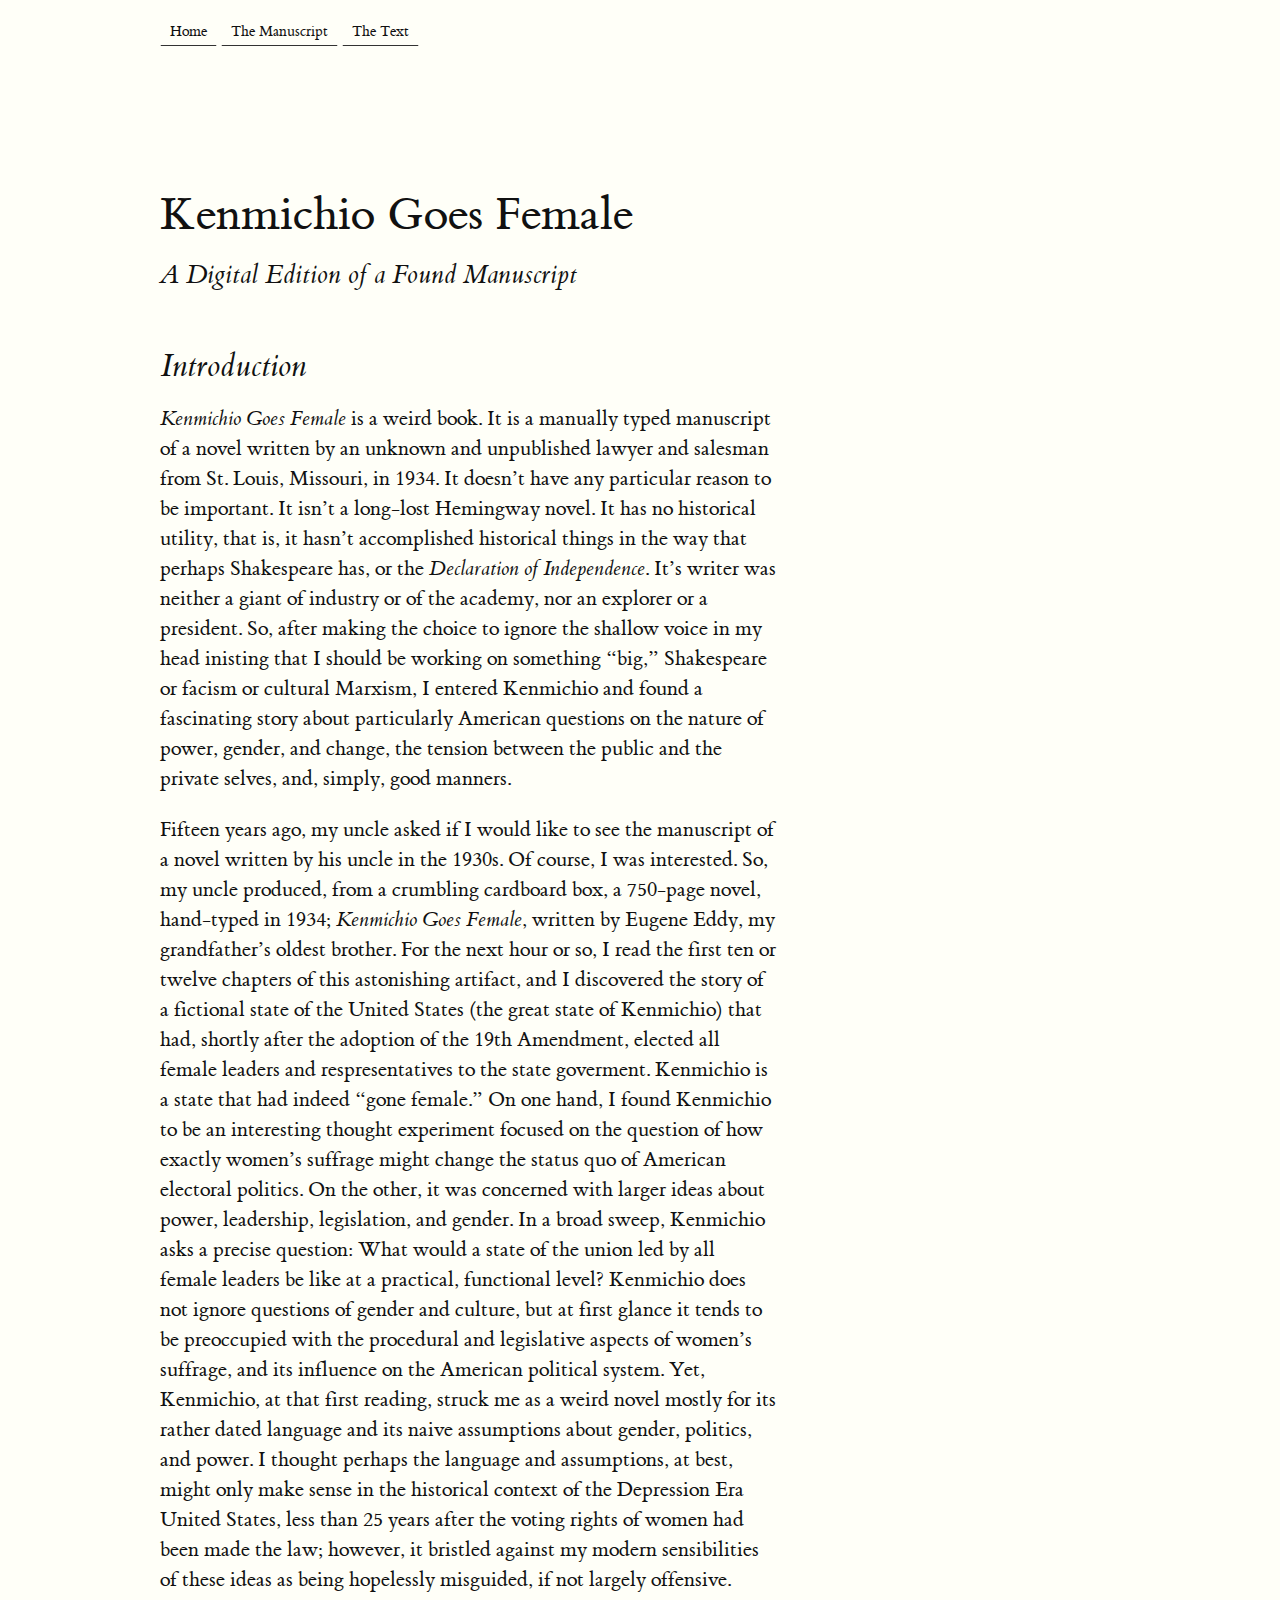
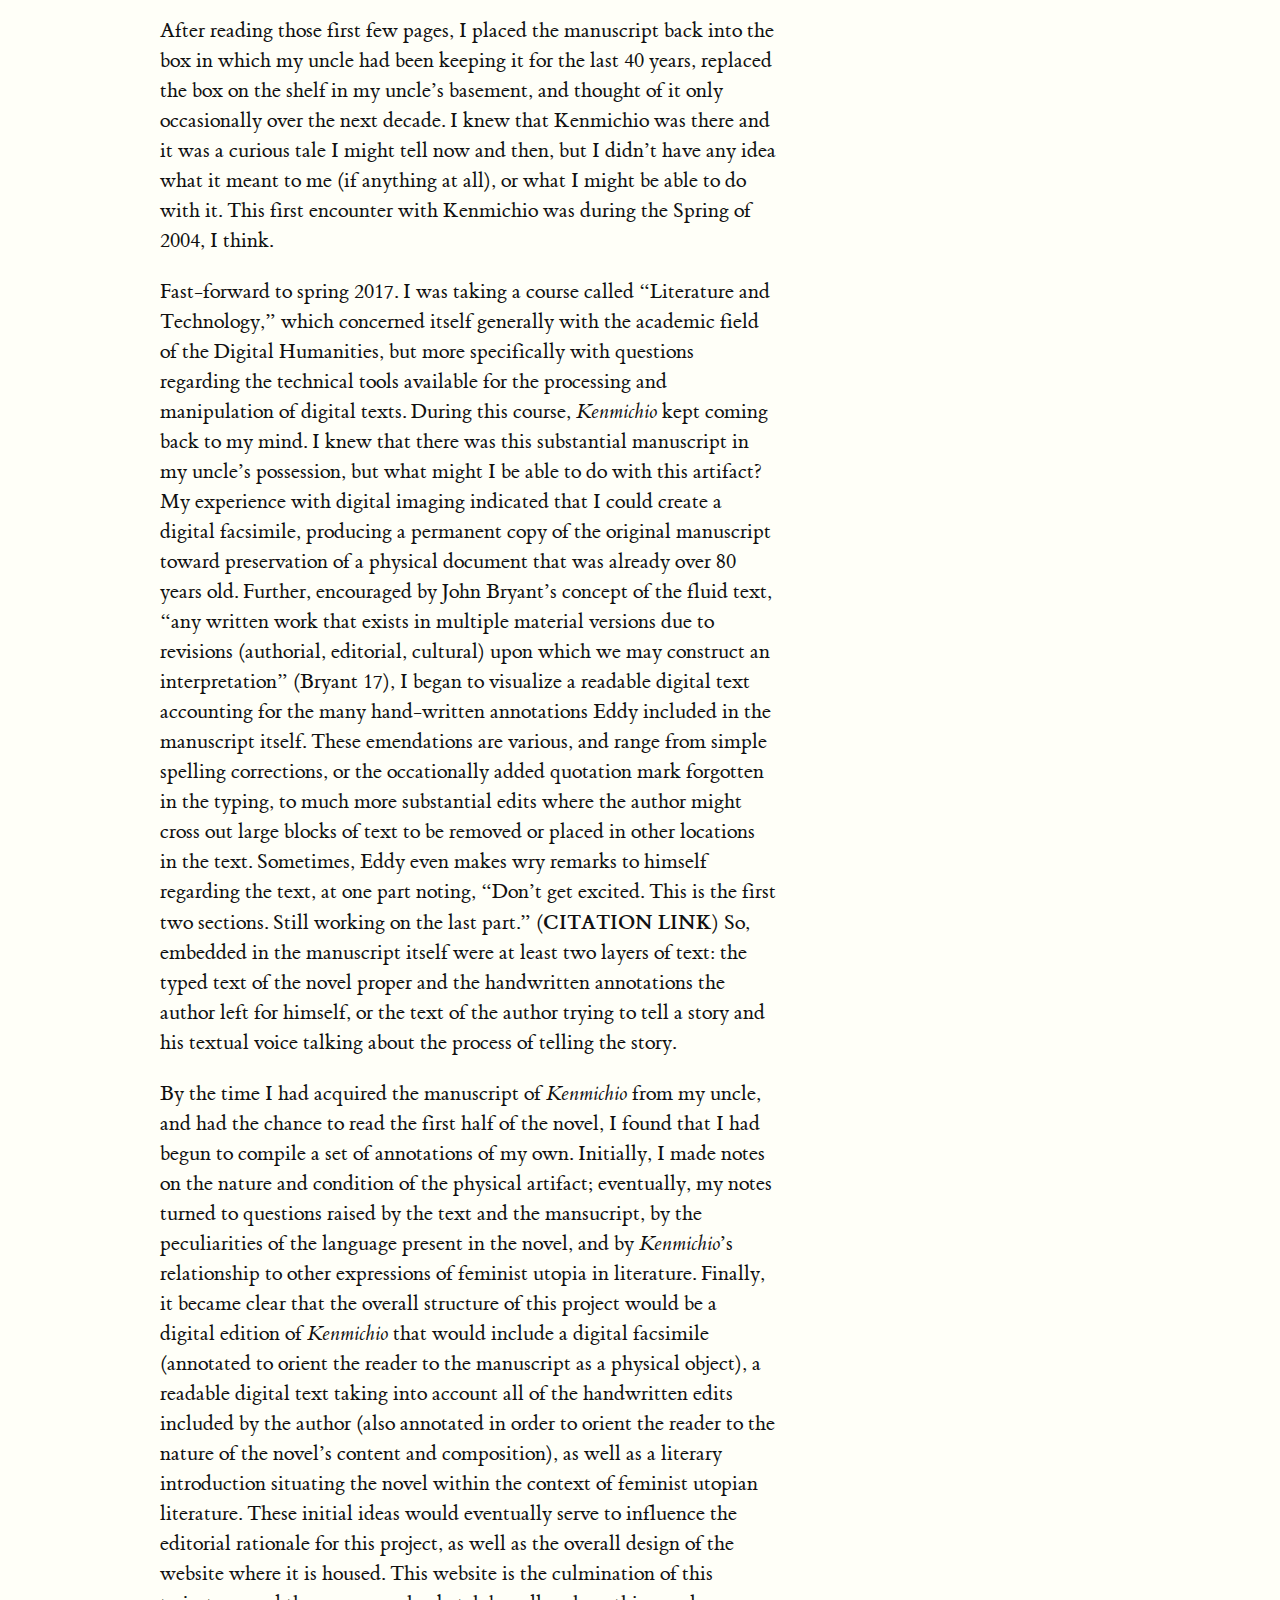
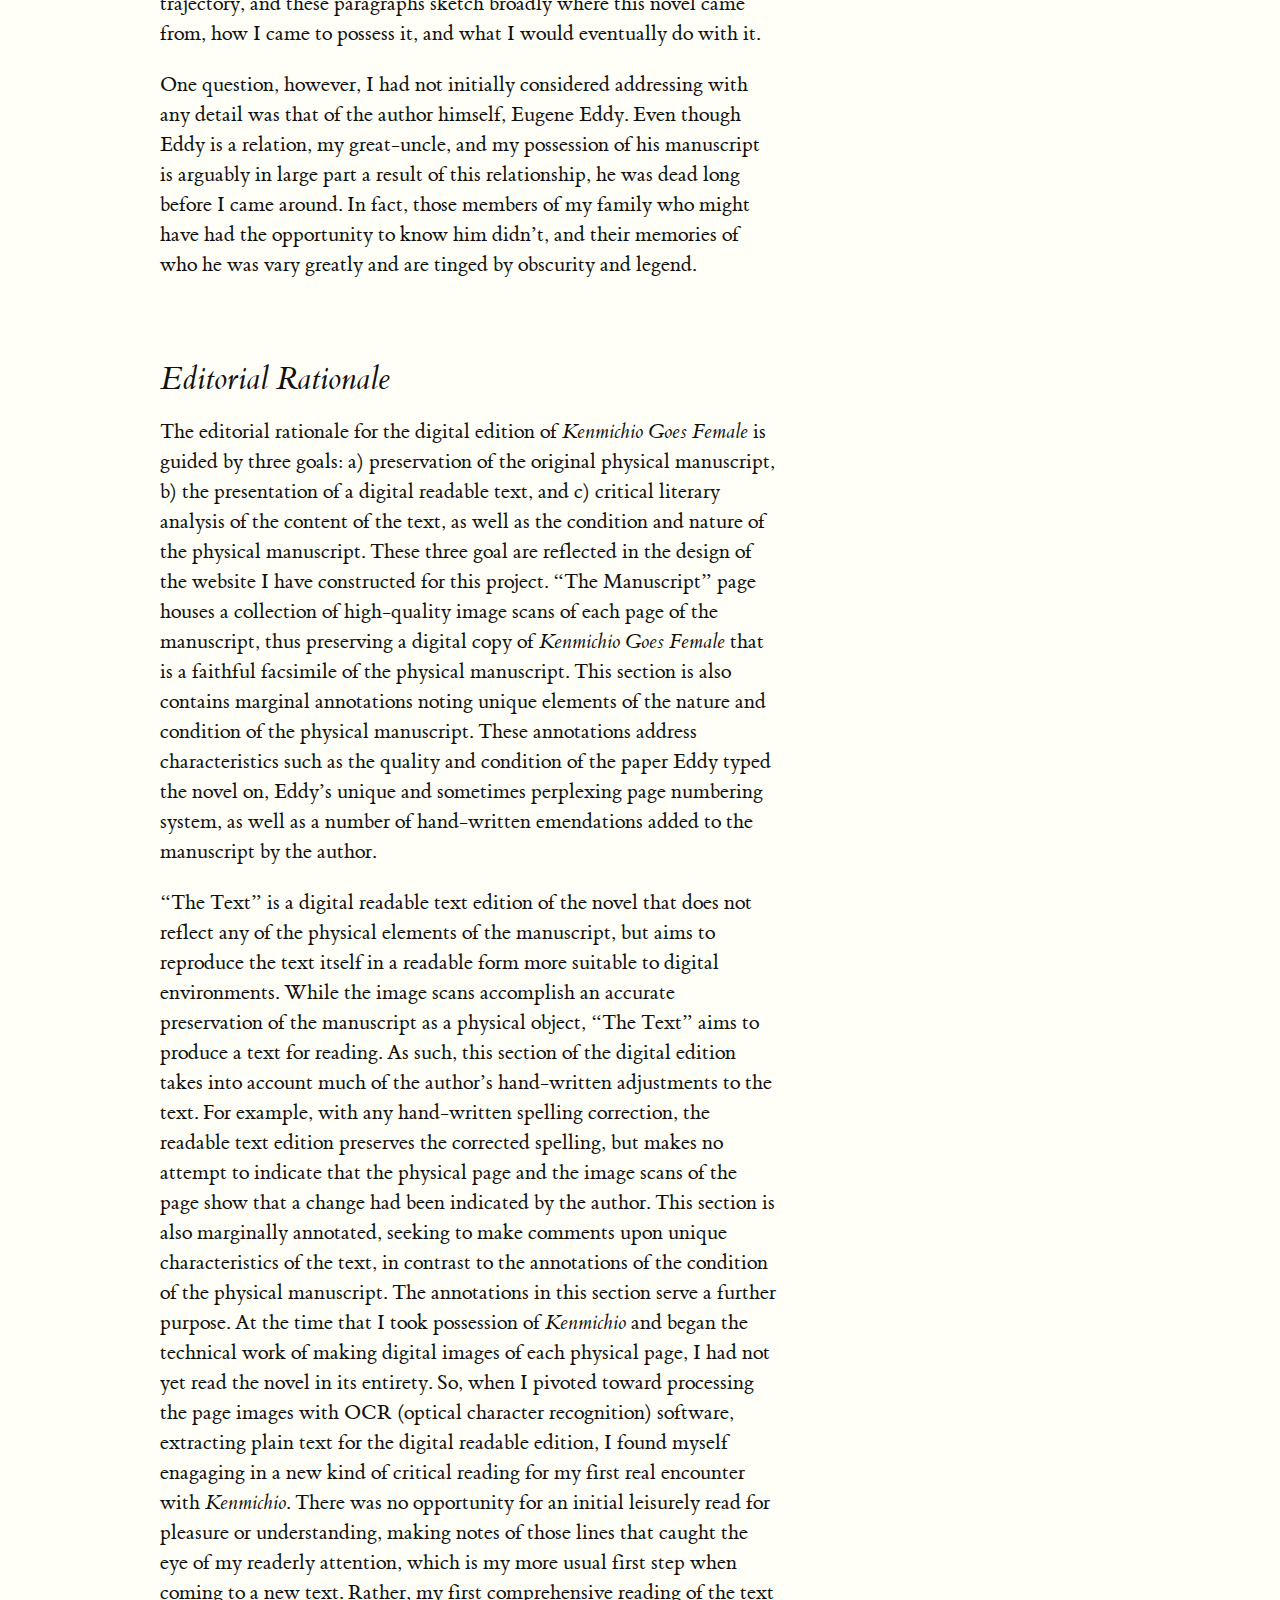
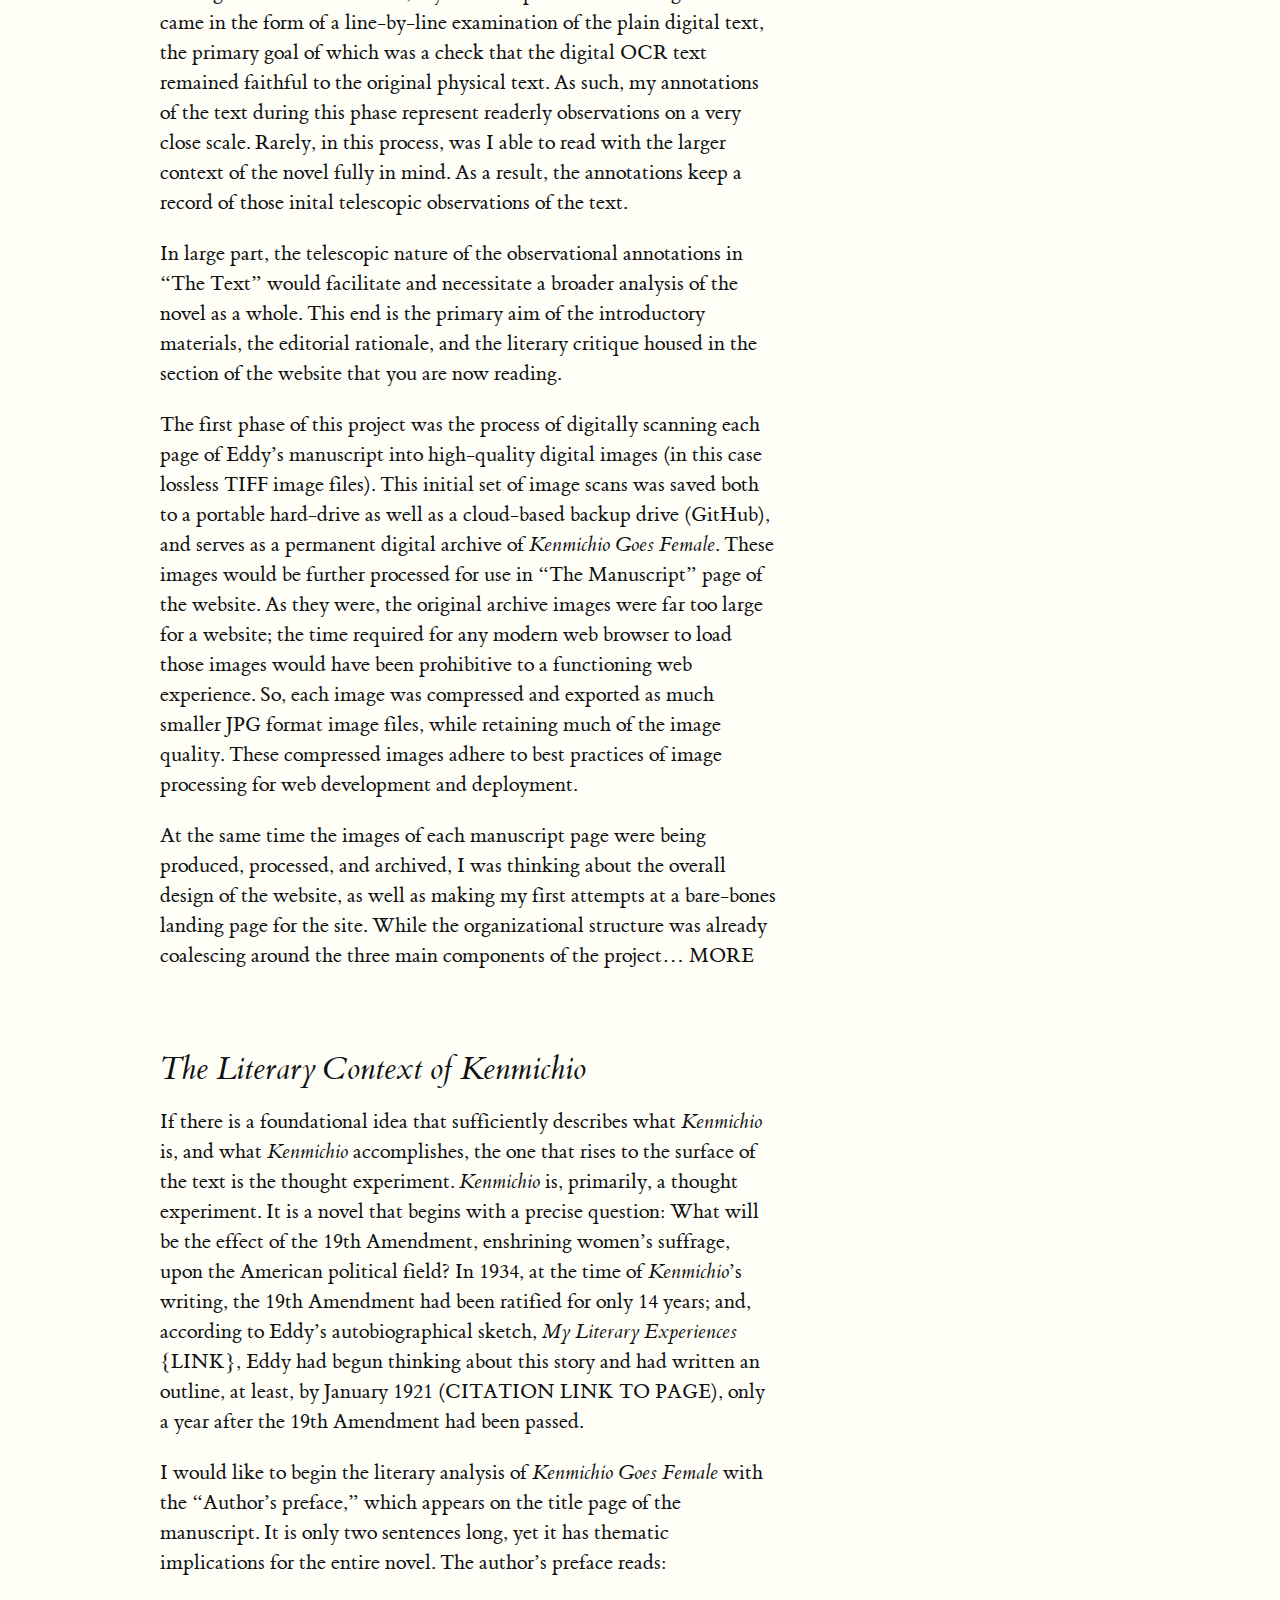
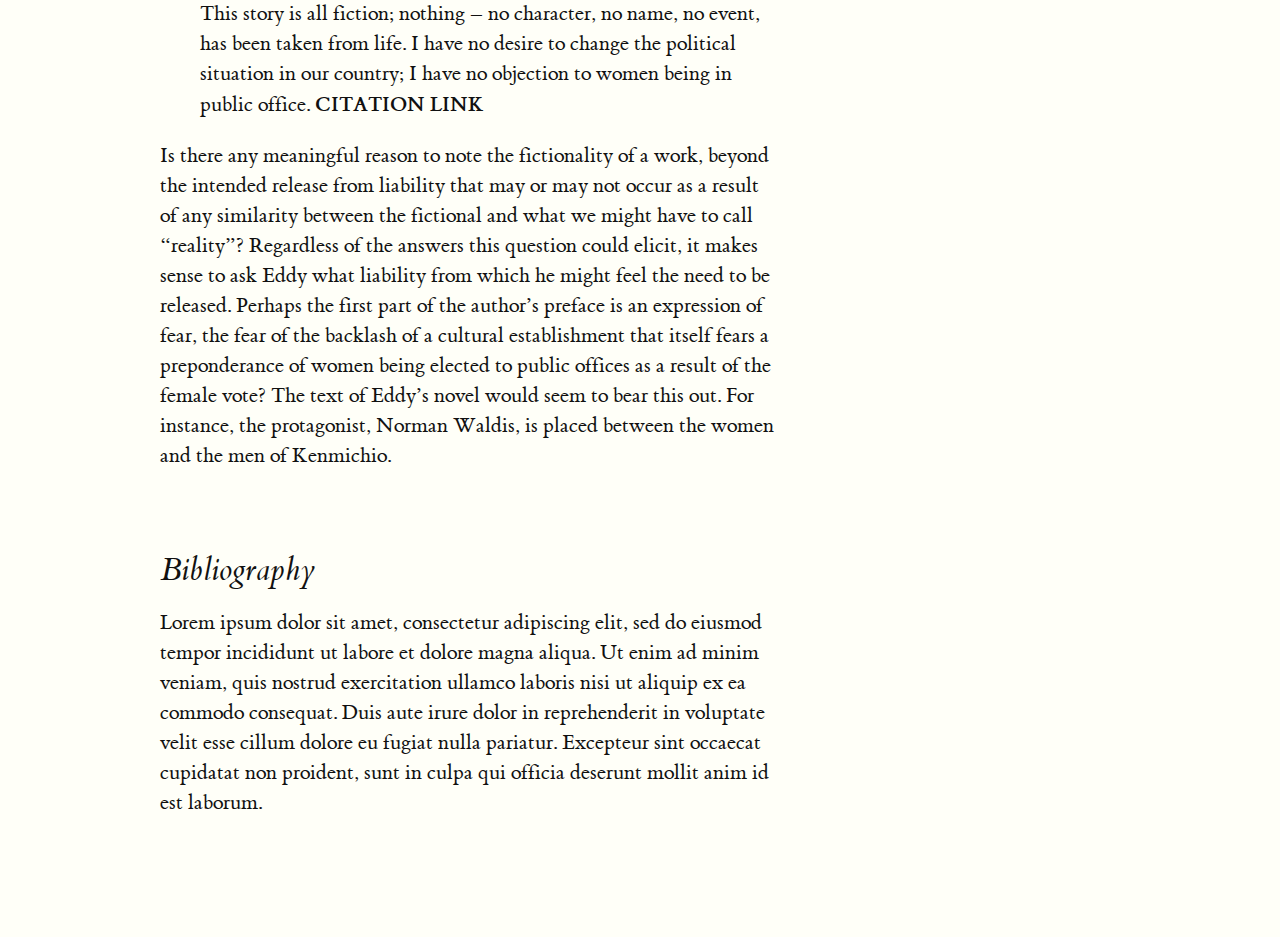
<file: index.html>
<!DOCTYPE html>
<html lang="en" dir="ltr">
  <head>
    <meta charset="utf-8">
    <title>Kenmichio Goes Female</title>
    <link rel="stylesheet" href="tufte.css"/>
  </head>
  <body>
    <section>
      <div class=page-links>
        <a class=page-link href="index.html" target=_top style="padding:10px">Home</a>
        <a class=page-link href="manuscript.html" target=_top style="padding:10px">The Manuscript</a>
        <a class=page-link href="text.html" target=_top style="padding:10px">The Text</a>
      </div>
    </section>
    <article>
      <h1>Kenmichio Goes Female</h1>
      <p class="subtitle">A Digital Edition of a Found Manuscript</p>
      <section>
        <h2>Introduction</h2>
        <p>
<i>Kenmichio Goes Female</i> is a weird book. It is a manually typed manuscript of a novel written by an unknown and unpublished lawyer and salesman from St. Louis, Missouri, in 1934. It doesn&rsquo;t have any particular reason to be important. It isn&rsquo;t a long-lost Hemingway novel. It has no historical utility, that is, it hasn&rsquo;t accomplished historical things in the way that perhaps Shakespeare has, or the <i>Declaration of Independence</i>. It&rsquo;s writer was neither a giant of industry or of the academy, nor an explorer or a president. So, after making the choice to ignore the shallow voice in my head inisting that I should be working on something &ldquo;big,&rdquo; Shakespeare or facism or cultural Marxism, I entered Kenmichio and found a fascinating story about particularly American questions on the nature of power, gender, and change, the tension between the public and the private selves, and, simply, good manners.
</p>

<p>
Fifteen years ago, my uncle asked if I would like to see the manuscript of a novel written by his uncle in the 1930s. Of course, I was interested. So, my uncle produced, from a crumbling cardboard box, a 750-page novel, hand-typed in 1934; <i>Kenmichio Goes Female</i>, written by Eugene Eddy, my grandfather&rsquo;s oldest brother. For the next hour or so, I read the first ten or twelve chapters of this astonishing artifact, and I discovered the story of a fictional state of the United States (the great state of Kenmichio) that had, shortly after the adoption of the 19th Amendment, elected all female leaders and respresentatives to the state goverment. Kenmichio is a state that had indeed &ldquo;gone female.&rdquo; On one hand, I found Kenmichio to be an interesting thought experiment focused on the question of how exactly women&rsquo;s suffrage might change the status quo of American electoral politics. On the other, it was concerned with larger ideas about power, leadership, legislation, and gender. In a broad sweep, Kenmichio asks a precise question: What would a state of the union led by all female leaders be like at a practical, functional level? Kenmichio does not ignore questions of gender and culture, but at first glance it tends to be preoccupied with the procedural and legislative aspects of women&rsquo;s suffrage, and its influence on the American political system. Yet, Kenmichio, at that first reading, struck me as a weird novel mostly for its rather dated language and its naive assumptions about gender, politics, and power. I thought perhaps the language and assumptions, at best, might only make sense in the historical context of the Depression Era United States, less than 25 years after the voting rights of women had been made the law; however, it bristled against my modern sensibilities of these ideas as being hopelessly misguided, if not largely offensive.
</p>

<p>
After reading those first few pages, I placed the manuscript back into the box in which my uncle had been keeping it for the last 40 years, replaced the box on the shelf in my uncle&rsquo;s basement, and thought of it only occasionally over the next decade. I knew that Kenmichio was there and it was a curious tale I might tell now and then, but I didn&rsquo;t have any idea what it meant to me (if anything at all), or what I might be able to do with it. This first encounter with Kenmichio was during the Spring of 2004, I think.
</p>

<p>
Fast-forward to spring 2017. I was taking a course called &ldquo;Literature and Technology,&rdquo; which concerned itself generally with the academic field of the Digital Humanities, but more specifically with questions regarding the technical tools available for the processing and manipulation of digital texts. During this course, <i>Kenmichio</i> kept coming back to my mind. I knew that there was this substantial manuscript in my uncle&rsquo;s possession, but what might I be able to do with this artifact? My experience with digital imaging indicated that I could create a digital facsimile, producing a permanent copy of the original manuscript toward preservation of a physical document that was already over 80 years old. Further, encouraged by John Bryant&rsquo;s concept of the fluid text, &ldquo;any written work that exists in multiple material versions due to revisions (authorial, editorial, cultural) upon which we may construct an interpretation&rdquo; (Bryant 17), I began to visualize a readable digital text accounting for the many hand-written annotations Eddy included in the manuscript itself. These emendations are various, and range from simple spelling corrections, or the occationally added quotation mark forgotten in the typing, to much more substantial edits where the author might cross out large blocks of text to be removed or placed in other locations in the text. Sometimes, Eddy even makes wry remarks to himself regarding the text, at one part noting, &ldquo;Don&rsquo;t get excited. This is the first two sections. Still working on the last part.&rdquo; (<b>CITATION LINK</b>) So, embedded in the manuscript itself were at least two layers of text: the typed text of the novel proper and the handwritten annotations the author left for himself, or the text of the author trying to tell a story and his textual voice talking about the process of telling the story.
</p>
<p>
By the time I had acquired the manuscript of <i>Kenmichio</i> from my uncle, and had the chance to read the first half of the novel, I found that I had begun to compile a set of annotations of my own. Initially, I made notes on the nature and condition of the physical artifact; eventually, my notes turned to questions raised by the text and the mansucript, by the peculiarities of the language present in the novel, and by <i>Kenmichio</i>&rsquo;s relationship to other expressions of feminist utopia in literature. Finally, it became clear that the overall structure of this project would be a digital edition of <i>Kenmichio</i> that would include a digital facsimile (annotated to orient the reader to the manuscript as a physical object), a readable digital text taking into account all of the handwritten edits included by the author (also annotated in order to orient the reader to the nature of the novel&rsquo;s content and composition), as well as a literary introduction situating the novel within the context of feminist utopian literature. These initial ideas would eventually serve to influence the editorial rationale for this project, as well as the overall design of the website where it is housed. This website is the culmination of this trajectory, and these paragraphs sketch broadly where this novel came from, how I came to possess it, and what I would eventually do with it.
</p>
<p>
One question, however, I had not initially considered addressing with any detail was that of the author himself, Eugene Eddy. Even though Eddy is a relation, my great-uncle, and my possession of his manuscript is arguably in large part a result of this relationship, he was dead long before I came around. In fact, those members of my family who might have had the opportunity to know him didn&rsquo;t, and their memories of who he was vary greatly and are tinged by obscurity and legend.
</p>
      </section>
      <section>
        <h2>Editorial Rationale</h2>
        <p>
  The editorial rationale for the digital edition of <i>Kenmichio Goes Female</i> is guided by three goals: a) preservation of the original physical manuscript, b) the presentation of a digital readable text, and c) critical literary analysis of the content of the text, as well as the condition and nature of the physical manuscript. These three goal are reflected in the design of the website I have constructed for this project. &ldquo;The Manuscript&rdquo; page houses a collection of high-quality image scans of each page of the manuscript, thus preserving a digital copy of <i>Kenmichio Goes Female</i> that is a faithful facsimile of the physical manuscript. This section is also contains marginal annotations noting unique elements of the nature and condition of the physical manuscript. These annotations address characteristics such as the quality and condition of the paper Eddy typed the novel on, Eddy&rsquo;s unique and sometimes perplexing page numbering system, as well as a number of hand-written emendations added to the manuscript by the author.
  </p>

  <p>
  &ldquo;The Text&rdquo; is a digital readable text edition of the novel that does not reflect any of the physical elements of the manuscript, but aims to reproduce the text itself in a readable form more suitable to digital environments. While the image scans accomplish an accurate preservation of the manuscript as a physical object, &ldquo;The Text&rdquo; aims to produce a text for reading. As such, this section of the digital edition takes into account much of the author&rsquo;s hand-written adjustments to the text. For example, with any hand-written spelling correction, the readable text edition preserves the corrected spelling, but makes no attempt to indicate that the physical page and the image scans of the page show that a change had been indicated by the author. This section is also marginally annotated, seeking to make comments upon unique characteristics of the text, in contrast to the annotations of the condition of the physical manuscript. The annotations in this section serve a further purpose. At the time that I took possession of <i>Kenmichio</i> and began the technical work of making digital images of each physical page, I had not yet read the novel in its entirety. So, when I pivoted toward processing the page images with OCR (optical character recognition) software, extracting plain text for the digital readable edition, I found myself enagaging in a new kind of critical reading for my first real encounter with <i>Kenmichio</i>. There was no opportunity for an initial leisurely read for pleasure or understanding, making notes of those lines that caught the eye of my readerly attention, which is my more usual first step when coming to a new text. Rather, my first comprehensive reading of the text came in the form of a line-by-line examination of the plain digital text, the primary goal of which was a check that the digital OCR text remained faithful to the original physical text. As such, my annotations of the text during this phase represent readerly observations on a very close scale. Rarely, in this process, was I able to read with the larger context of the novel fully in mind. As a result, the annotations keep a record of those inital telescopic observations of the text.
  </p>

  <p>
  In large part, the telescopic nature of the observational annotations in &ldquo;The Text&rdquo; would facilitate and necessitate a broader analysis of the novel as a whole. This end is the primary aim of the introductory materials, the editorial rationale, and the literary critique housed in the section of the website that you are now reading.
  </p>

  <p>
  The first phase of this project was the process of digitally scanning each page of Eddy&rsquo;s manuscript into high-quality digital images (in this case lossless TIFF image files). This initial set of image scans was saved both to a portable hard-drive as well as a cloud-based backup drive (GitHub), and serves as a permanent digital archive of <i>Kenmichio Goes Female</i>. These images would be further processed for use in &ldquo;The Manuscript&rdquo; page of the website. As they were, the original archive images were far too large for a website; the time required for any modern web browser to load those images would have been prohibitive to a functioning web experience. So, each image was compressed and exported as much smaller JPG format image files, while retaining much of the image quality. These compressed images adhere to best practices of image processing for web development and deployment.
  </p>

  <p>
  At the same time the images of each manuscript page were being produced, processed, and archived, I was thinking about the overall design of the website, as well as making my first attempts at a bare-bones landing page for the site. While the organizational structure was already coalescing around the three main components of the project&#x2026; MORE
  </p>
      </section>
      <section>
        <h2>The Literary Context of <em>Kenmichio</em></h2>
        <p>
If there is a foundational idea that sufficiently describes what <i>Kenmichio</i> is, and what <i>Kenmichio</i> accomplishes, the one that rises to the surface of the text is the thought experiment. <i>Kenmichio</i> is, primarily, a thought experiment. It is a novel that begins with a precise question: What will be the effect of the 19th Amendment, enshrining women&rsquo;s suffrage, upon the American political field? In 1934, at the time of <i>Kenmichio</i>&rsquo;s writing, the 19th Amendment had been ratified for only 14 years; and, according to Eddy&rsquo;s autobiographical sketch, <i>My Literary Experiences</i> {LINK}, Eddy had begun thinking about this story and had written an outline, at least, by January 1921 (CITATION LINK TO PAGE), only a year after the 19th Amendment had been passed.
</p>


<p>
I would like to begin the literary analysis of <i>Kenmichio Goes Female</i> with the &ldquo;Author&rsquo;s preface,&rdquo; which appears on the title page of the manuscript. It is only two sentences long, yet it has thematic implications for the entire novel. The author&rsquo;s preface reads:
</p>

<blockquote>
<p>
This story is all fiction; nothing &#x2013; no character, no name, no event, has been taken from life. I have no desire to change the political situation in our country; I have no objection to women being in public office. <b>CITATION LINK</b>
</p>
</blockquote>

<p>
Is there any meaningful reason to note the fictionality of a work, beyond the intended release from liability that may or may not occur as a result of any similarity between the fictional and what we might have to call &ldquo;reality&rdquo;? Regardless of the answers this question could elicit, it makes sense to ask Eddy what liability from which he might feel the need to be released. Perhaps the first part of the author&rsquo;s preface is an expression of fear, the fear of the backlash of a cultural establishment that itself fears a preponderance of women being elected to public offices as a result of the female vote? The text of Eddy&rsquo;s novel would seem to bear this out. For instance, the protagonist, Norman Waldis, is placed between the women and the men of Kenmichio.
</p>
      </section>
      <section>
        <h2>Bibliography</h2>
        <p>Lorem ipsum dolor sit amet, consectetur adipiscing elit, sed do eiusmod tempor incididunt ut labore et dolore magna aliqua. Ut enim ad minim veniam, quis nostrud exercitation ullamco laboris nisi ut aliquip ex ea commodo consequat. Duis aute irure dolor in reprehenderit in voluptate velit esse cillum dolore eu fugiat nulla pariatur. Excepteur sint occaecat cupidatat non proident, sunt in culpa qui officia deserunt mollit anim id est laborum.</p>
      </section>
    </article>
  </body>
</html>
</file>
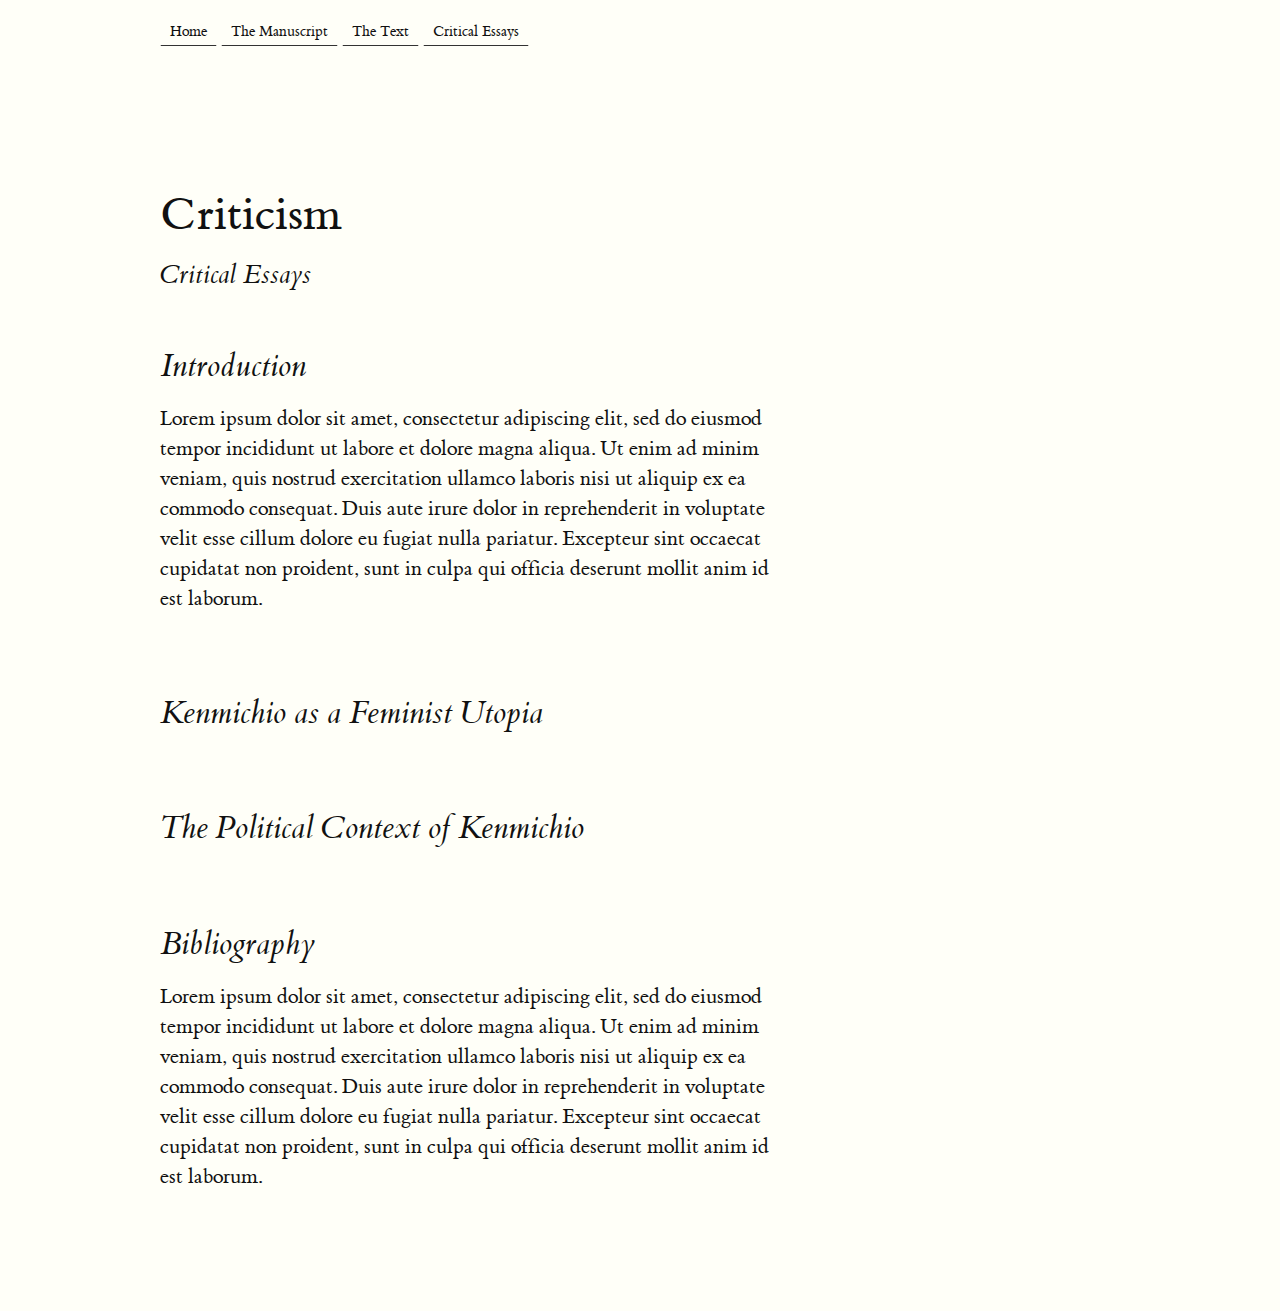
<file: analysis.html>
<!DOCTYPE html>
<html lang="en" dir="ltr">
  <head>
    <meta charset="utf-8">
    <title>Kenmichio Goes Female: Critical Readings</title>
    <link rel="stylesheet" href="tufte.css"/>
</style>
  </head>
  <body>
    <section>
      <div class=page-links>
        <a class=page-link href="index.html" target=_top style="padding:10px">Home</a>
        <a class=page-link href="manuscript.html" target=_top style="padding:10px">The Manuscript</a>
        <a class=page-link href="text.html" target=_top style="padding:10px">The Text</a>
        <a class=page-link href="analysis.html" target=_top style="padding:10px">Critical Essays</a>
      </div>
    </section>
    <article>
      <h1>Criticism</h1>
      <p class="subtitle">Critical Essays</p>
      <section>
        <h2>Introduction</h2>
        <p>Lorem ipsum dolor sit amet, consectetur adipiscing elit, sed do eiusmod tempor incididunt ut labore et dolore magna aliqua. Ut enim ad minim veniam, quis nostrud exercitation ullamco laboris nisi ut aliquip ex ea commodo consequat. Duis aute irure dolor in reprehenderit in voluptate velit esse cillum dolore eu fugiat nulla pariatur. Excepteur sint occaecat cupidatat non proident, sunt in culpa qui officia deserunt mollit anim id est laborum.</p>
      </section>
      <section>
        <h2>Kenmichio as a Feminist Utopia</h2>
      </section>
      <section>
        <h2>The Political Context of Kenmichio</h2>
      </section>
      <section>
        <h2>Bibliography</h2>
        <p>Lorem ipsum dolor sit amet, consectetur adipiscing elit, sed do eiusmod tempor incididunt ut labore et dolore magna aliqua. Ut enim ad minim veniam, quis nostrud exercitation ullamco laboris nisi ut aliquip ex ea commodo consequat. Duis aute irure dolor in reprehenderit in voluptate velit esse cillum dolore eu fugiat nulla pariatur. Excepteur sint occaecat cupidatat non proident, sunt in culpa qui officia deserunt mollit anim id est laborum.</p>
      </section>
    </article>
  </body>
</html>
</file>
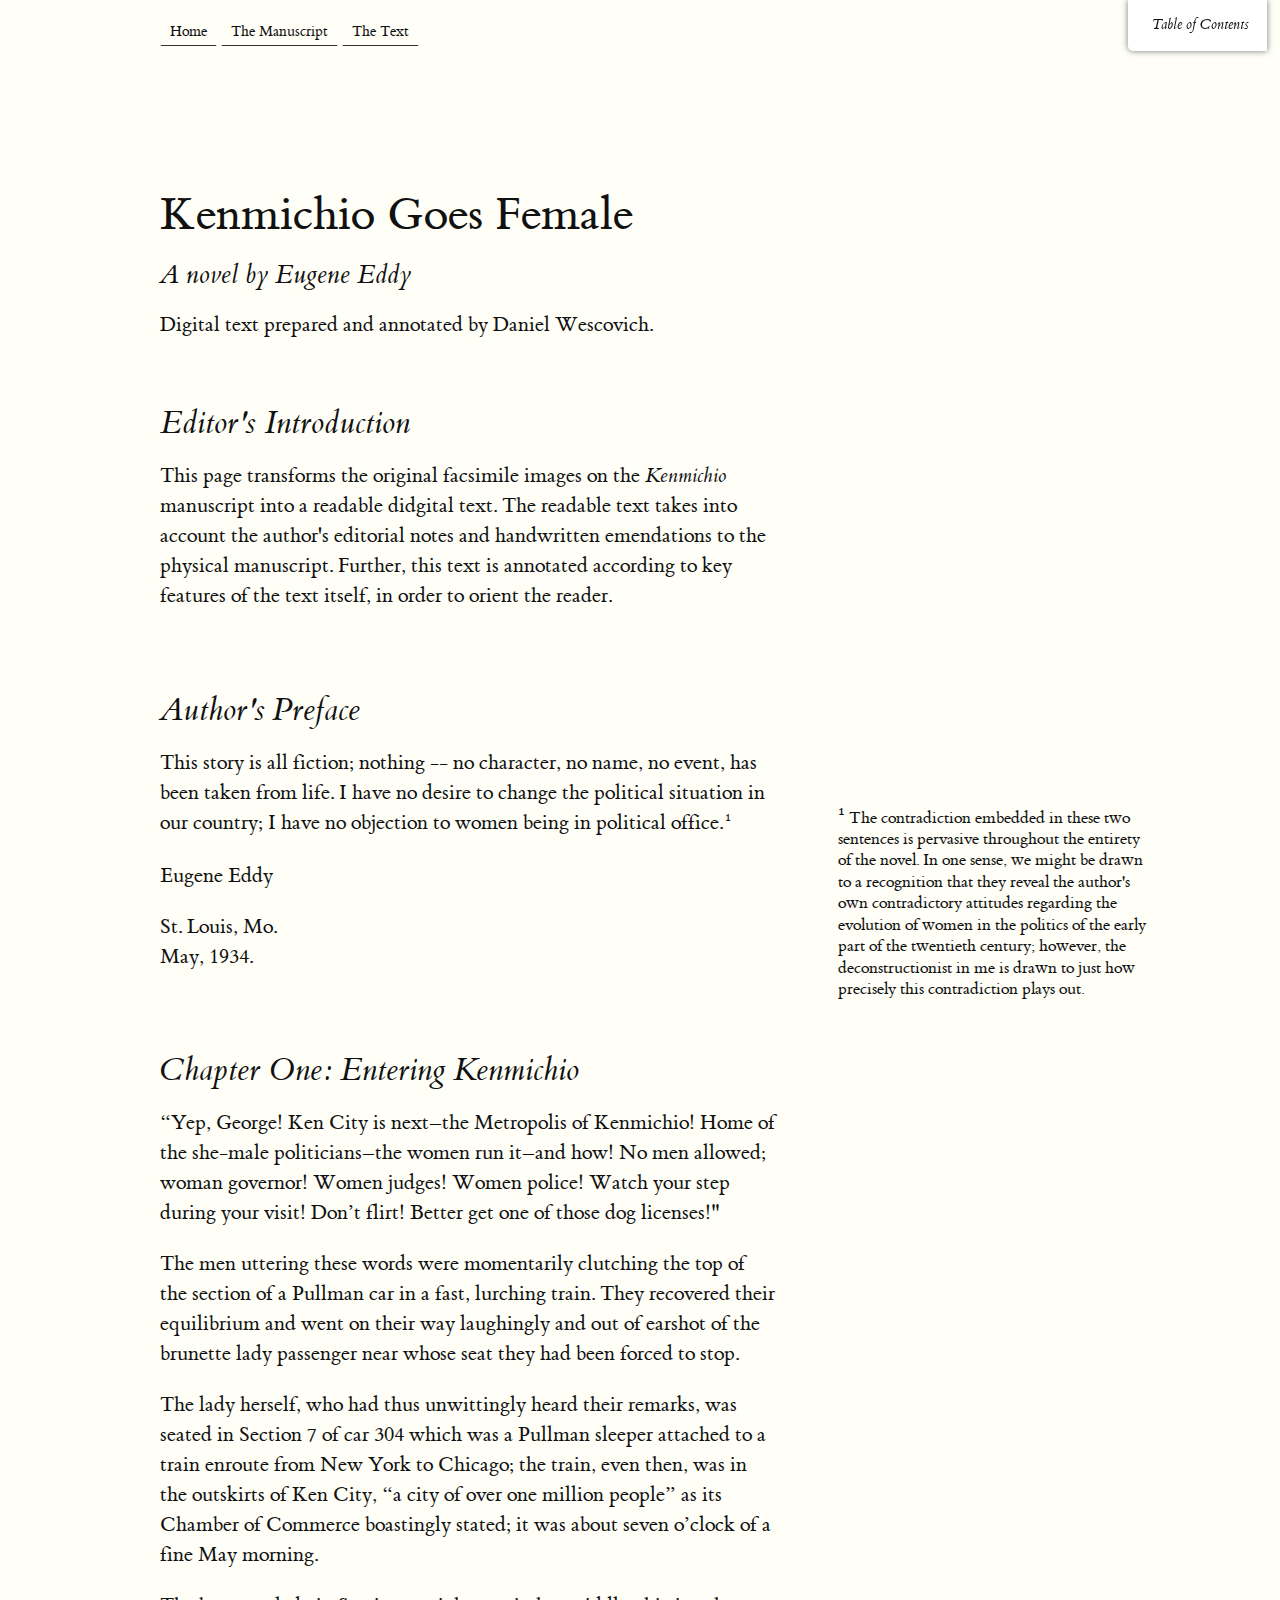
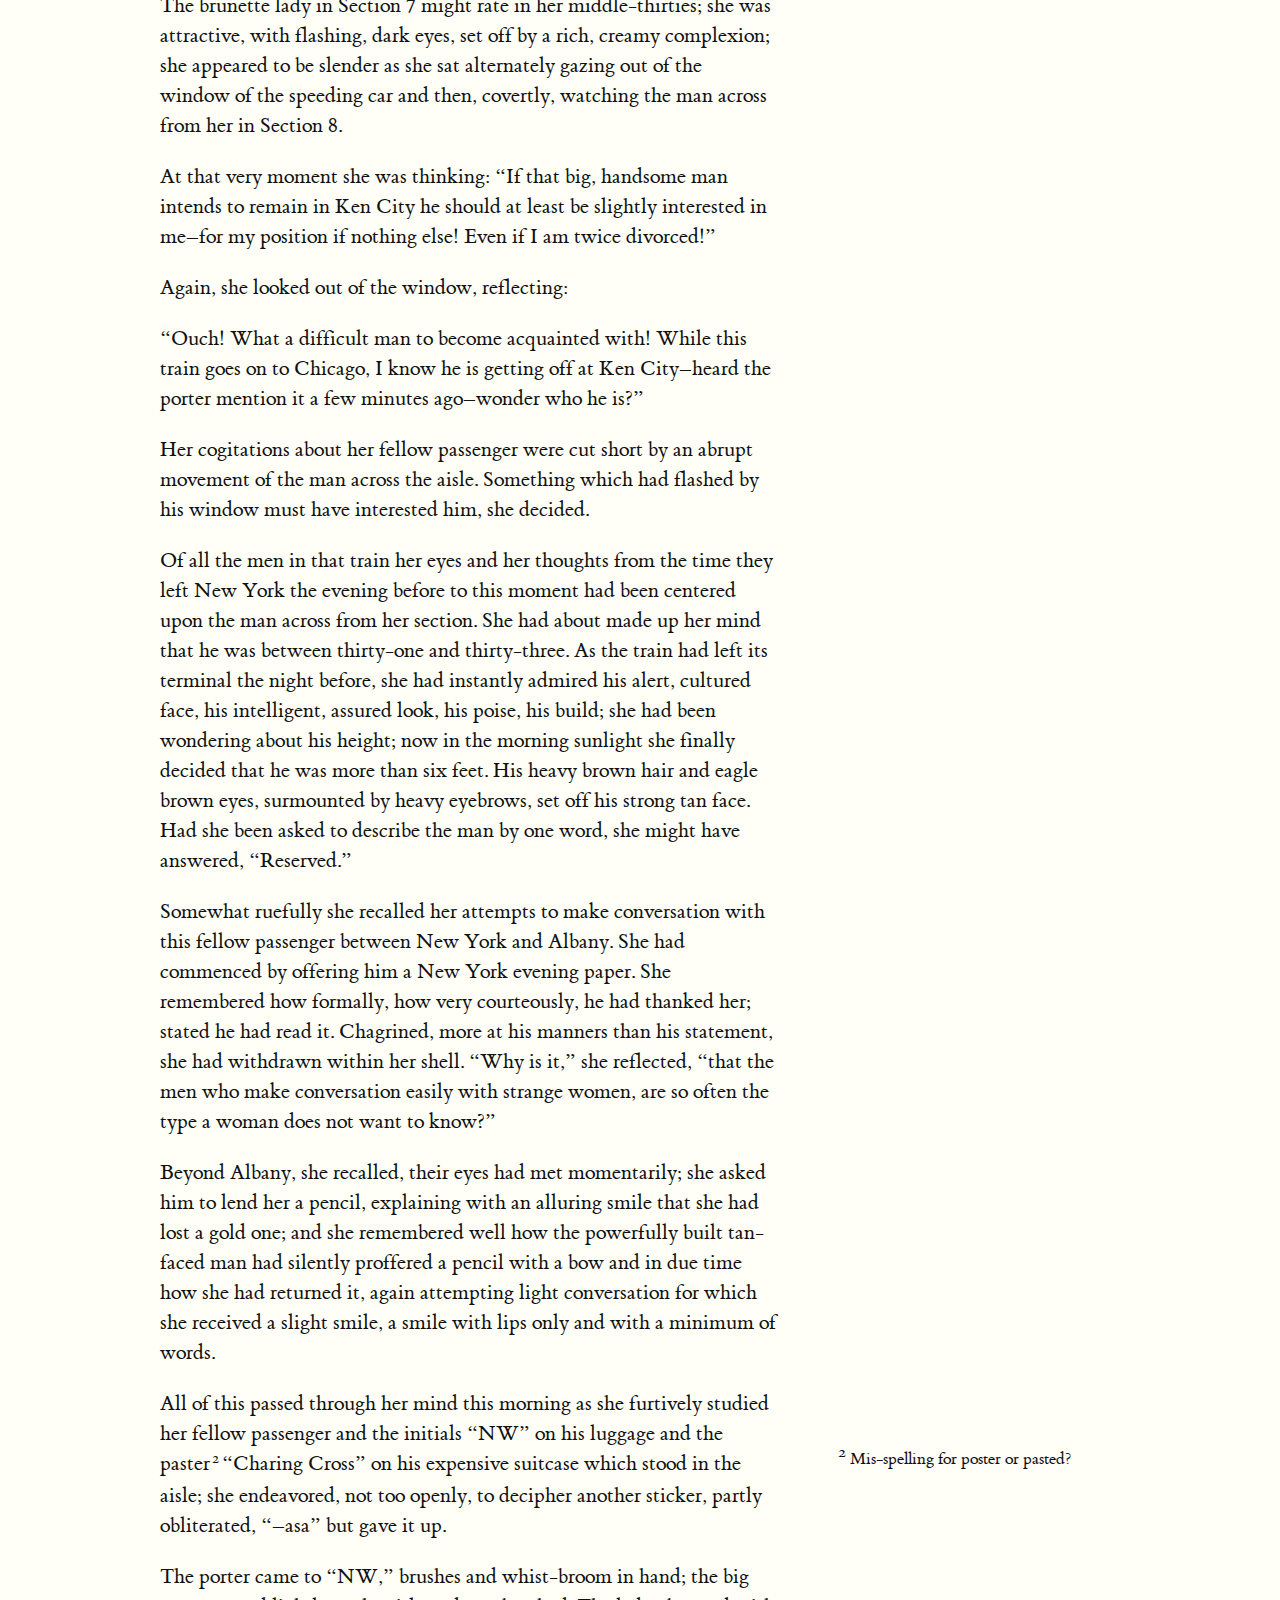
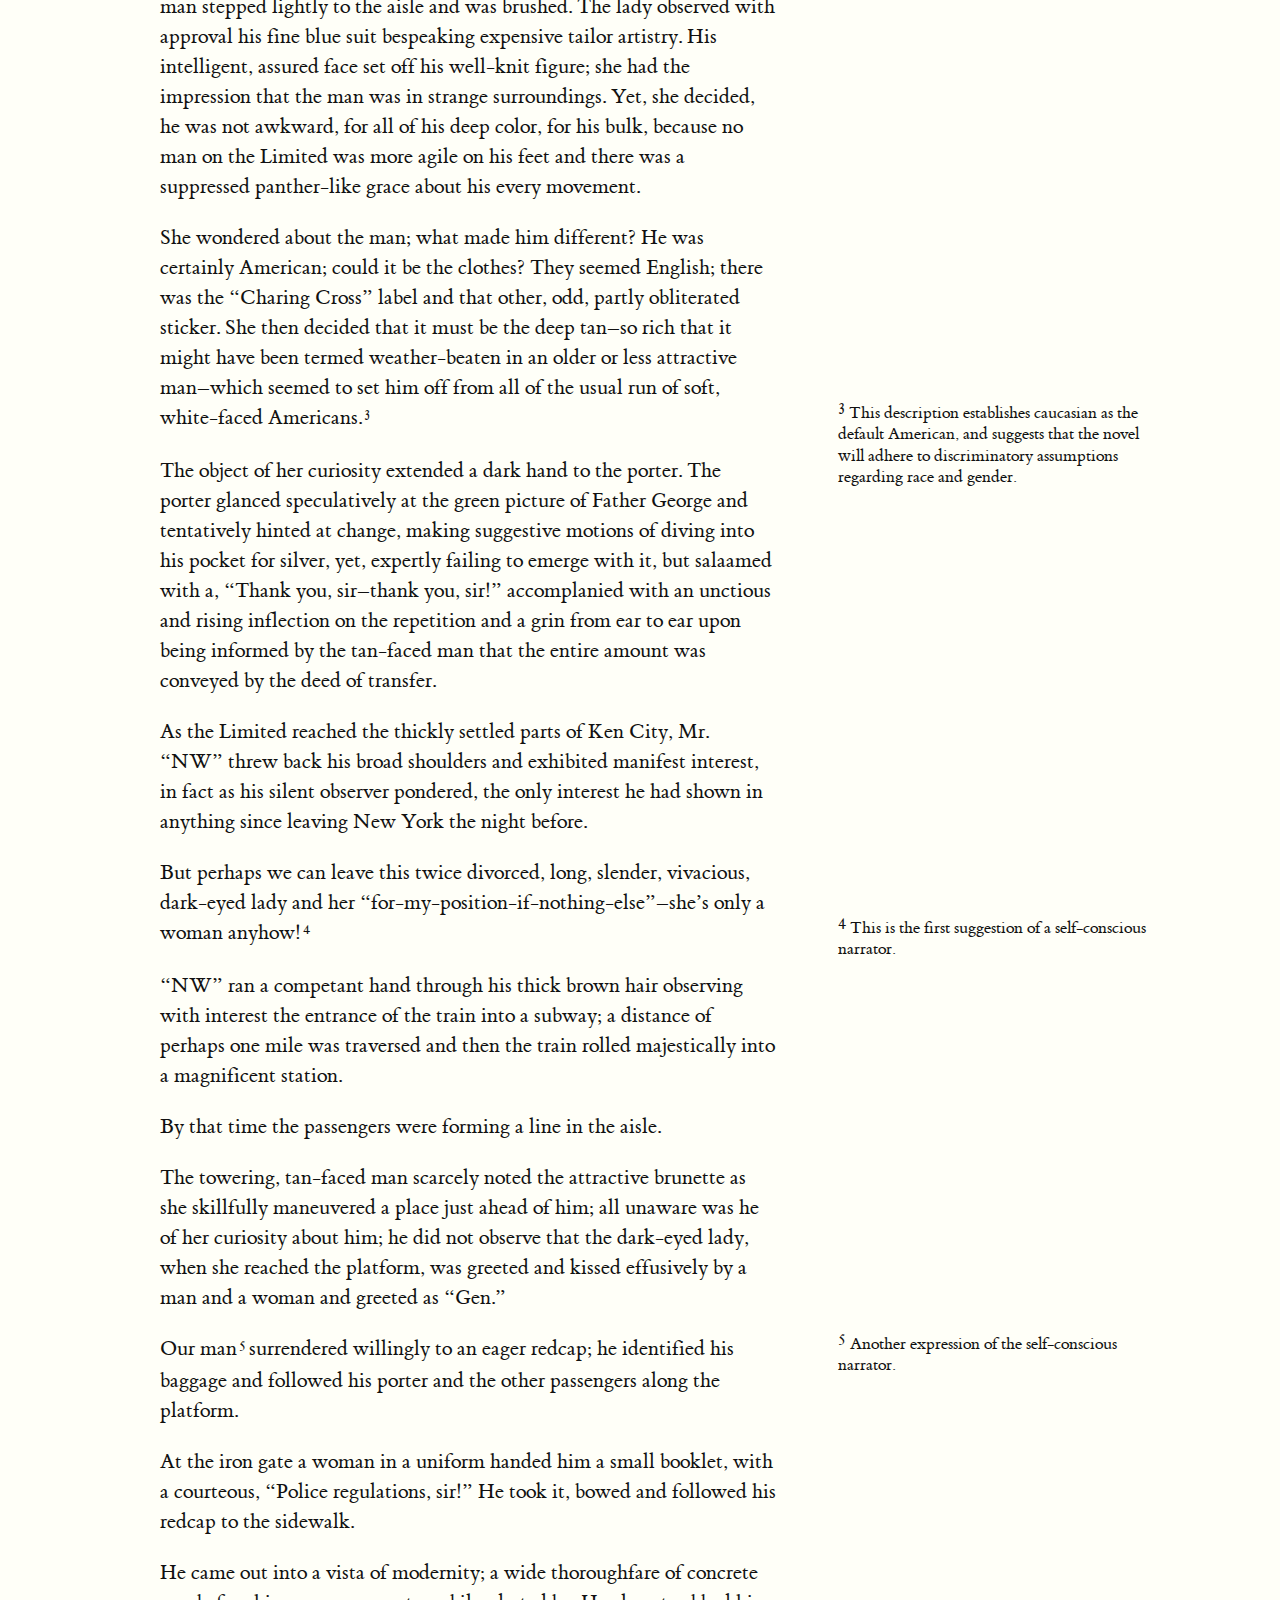
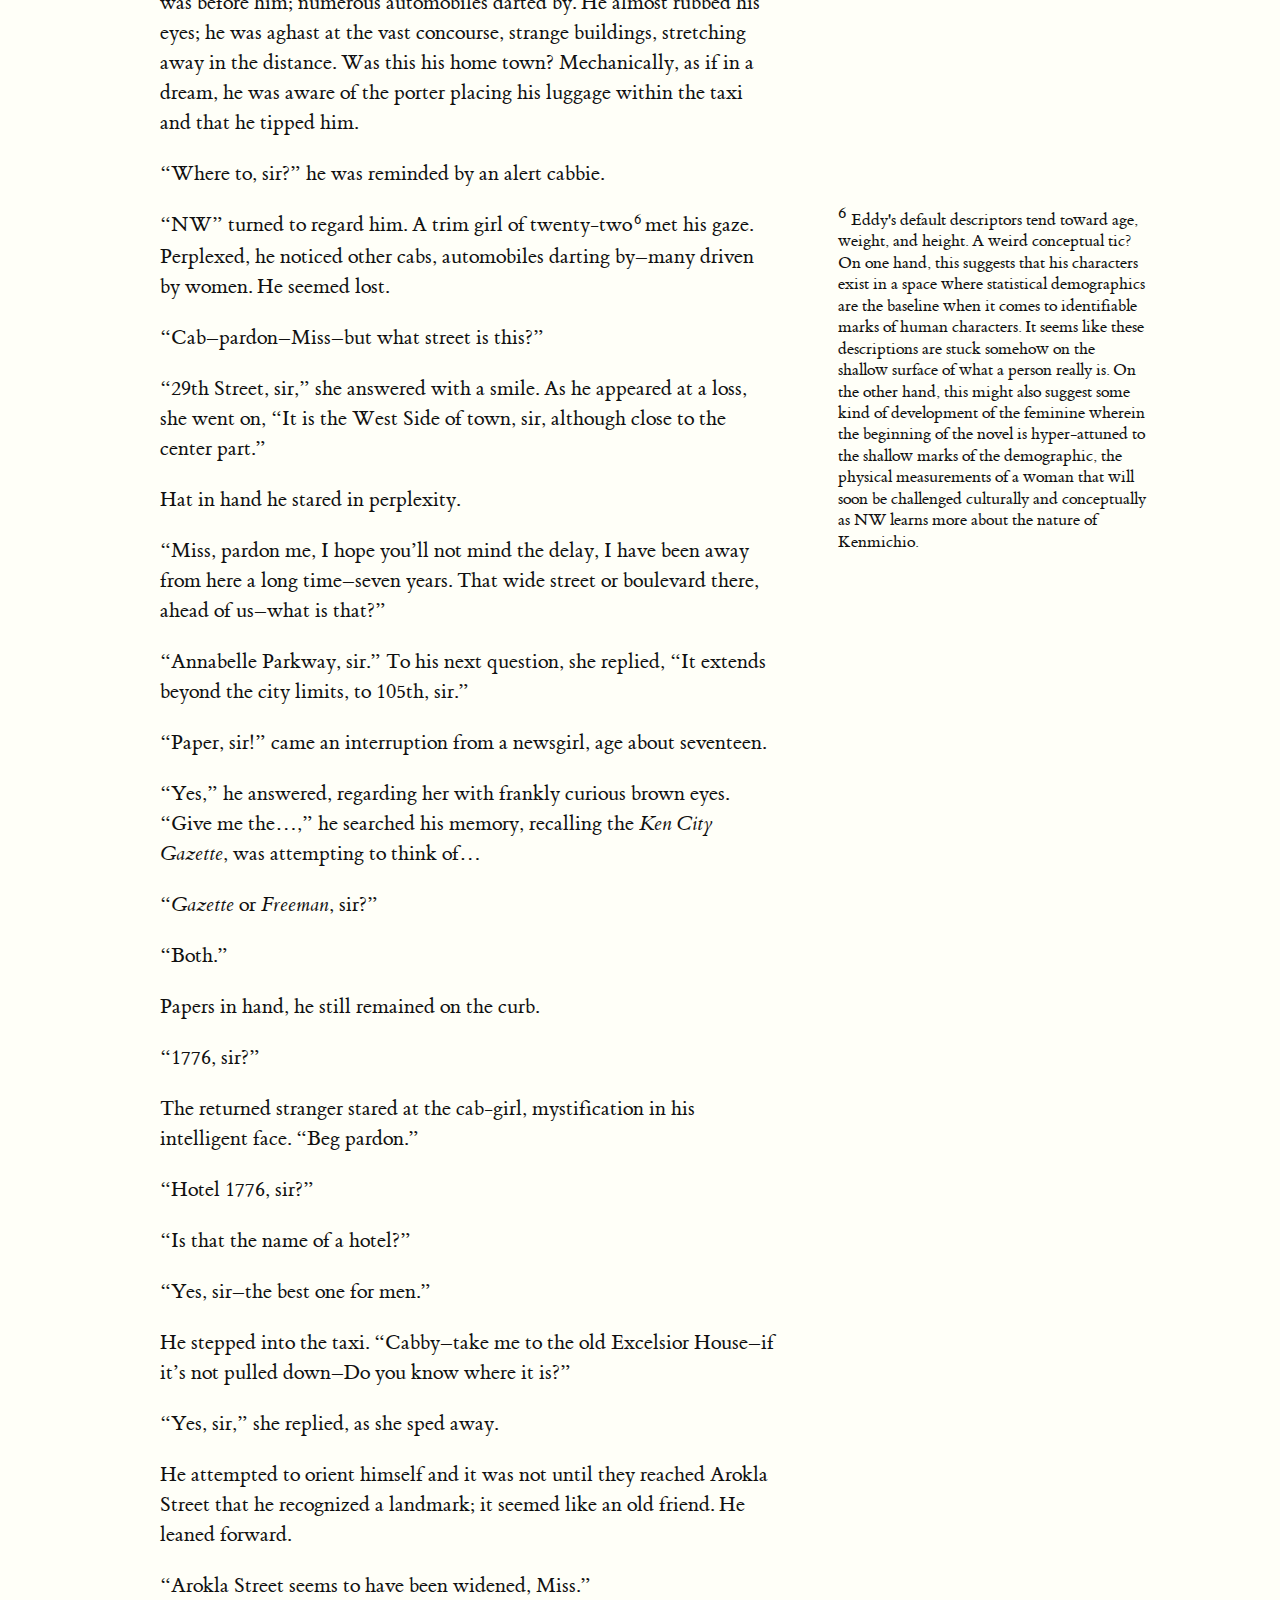
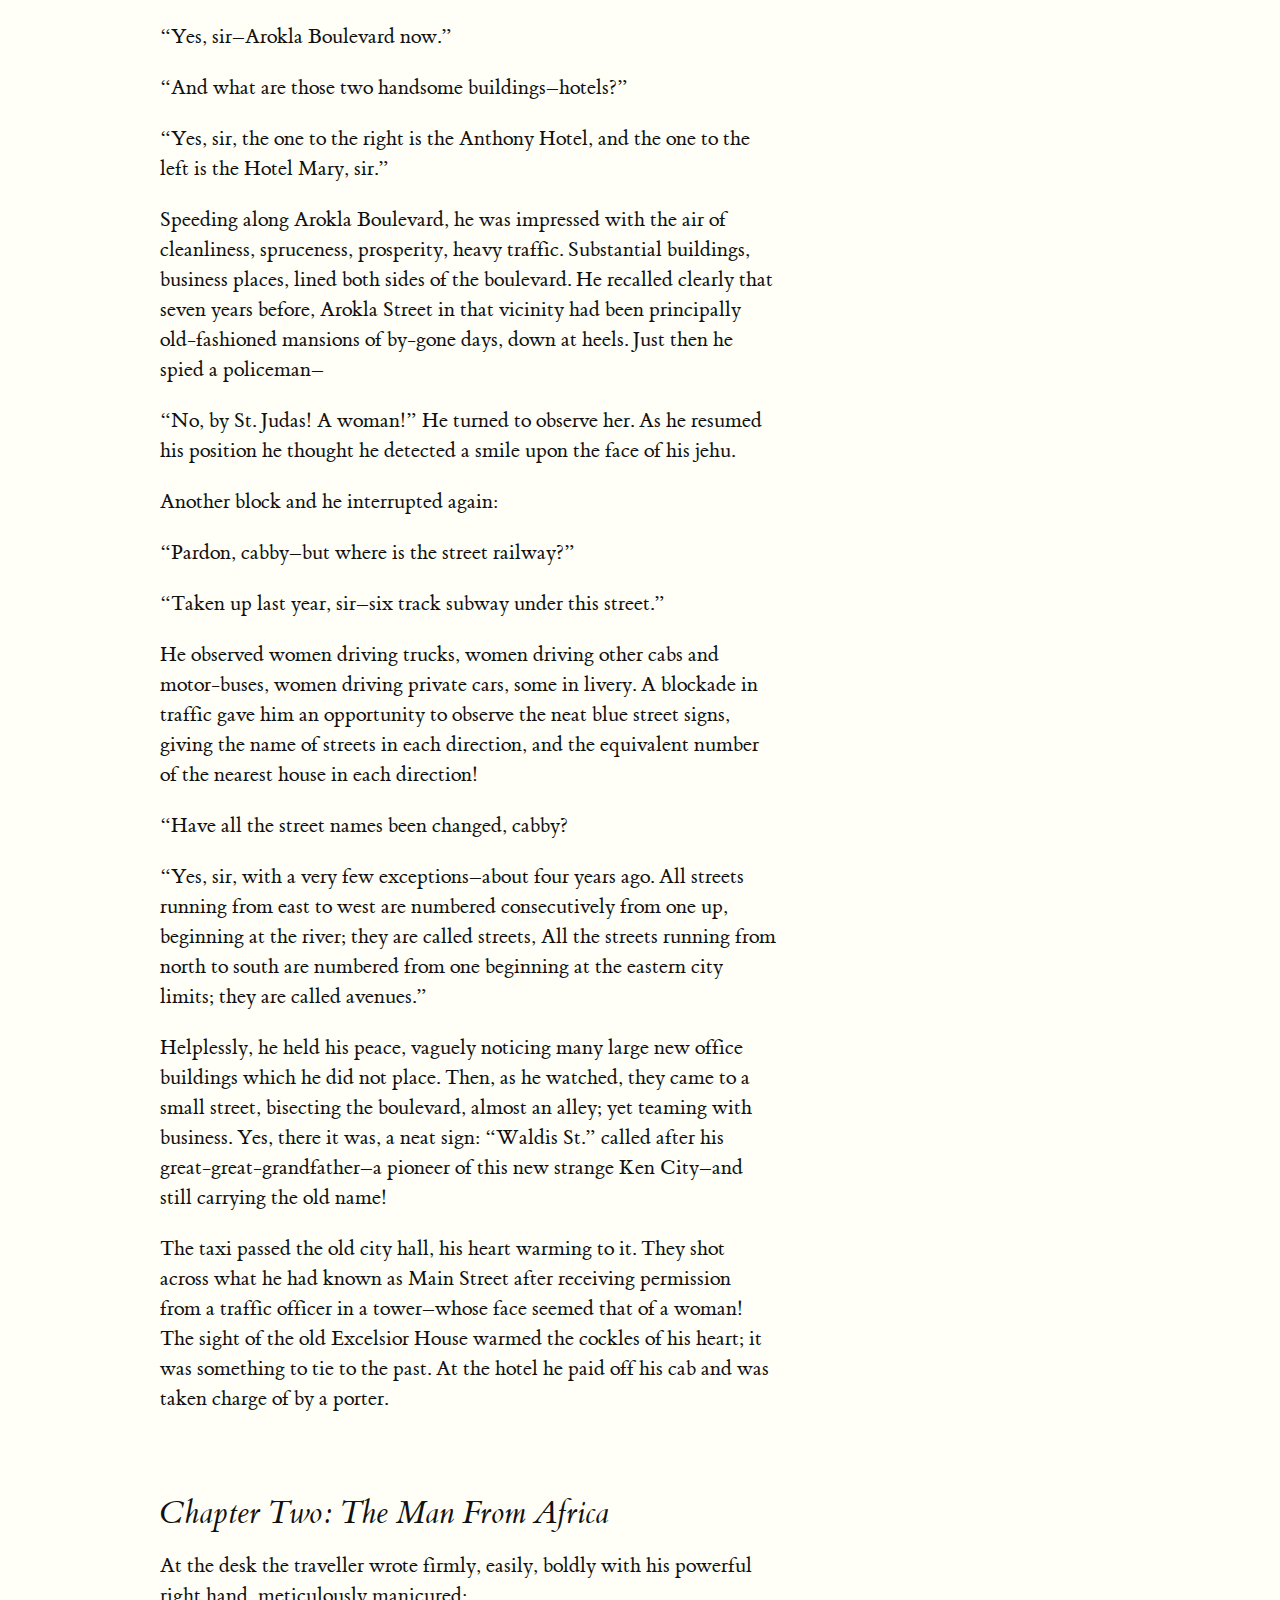
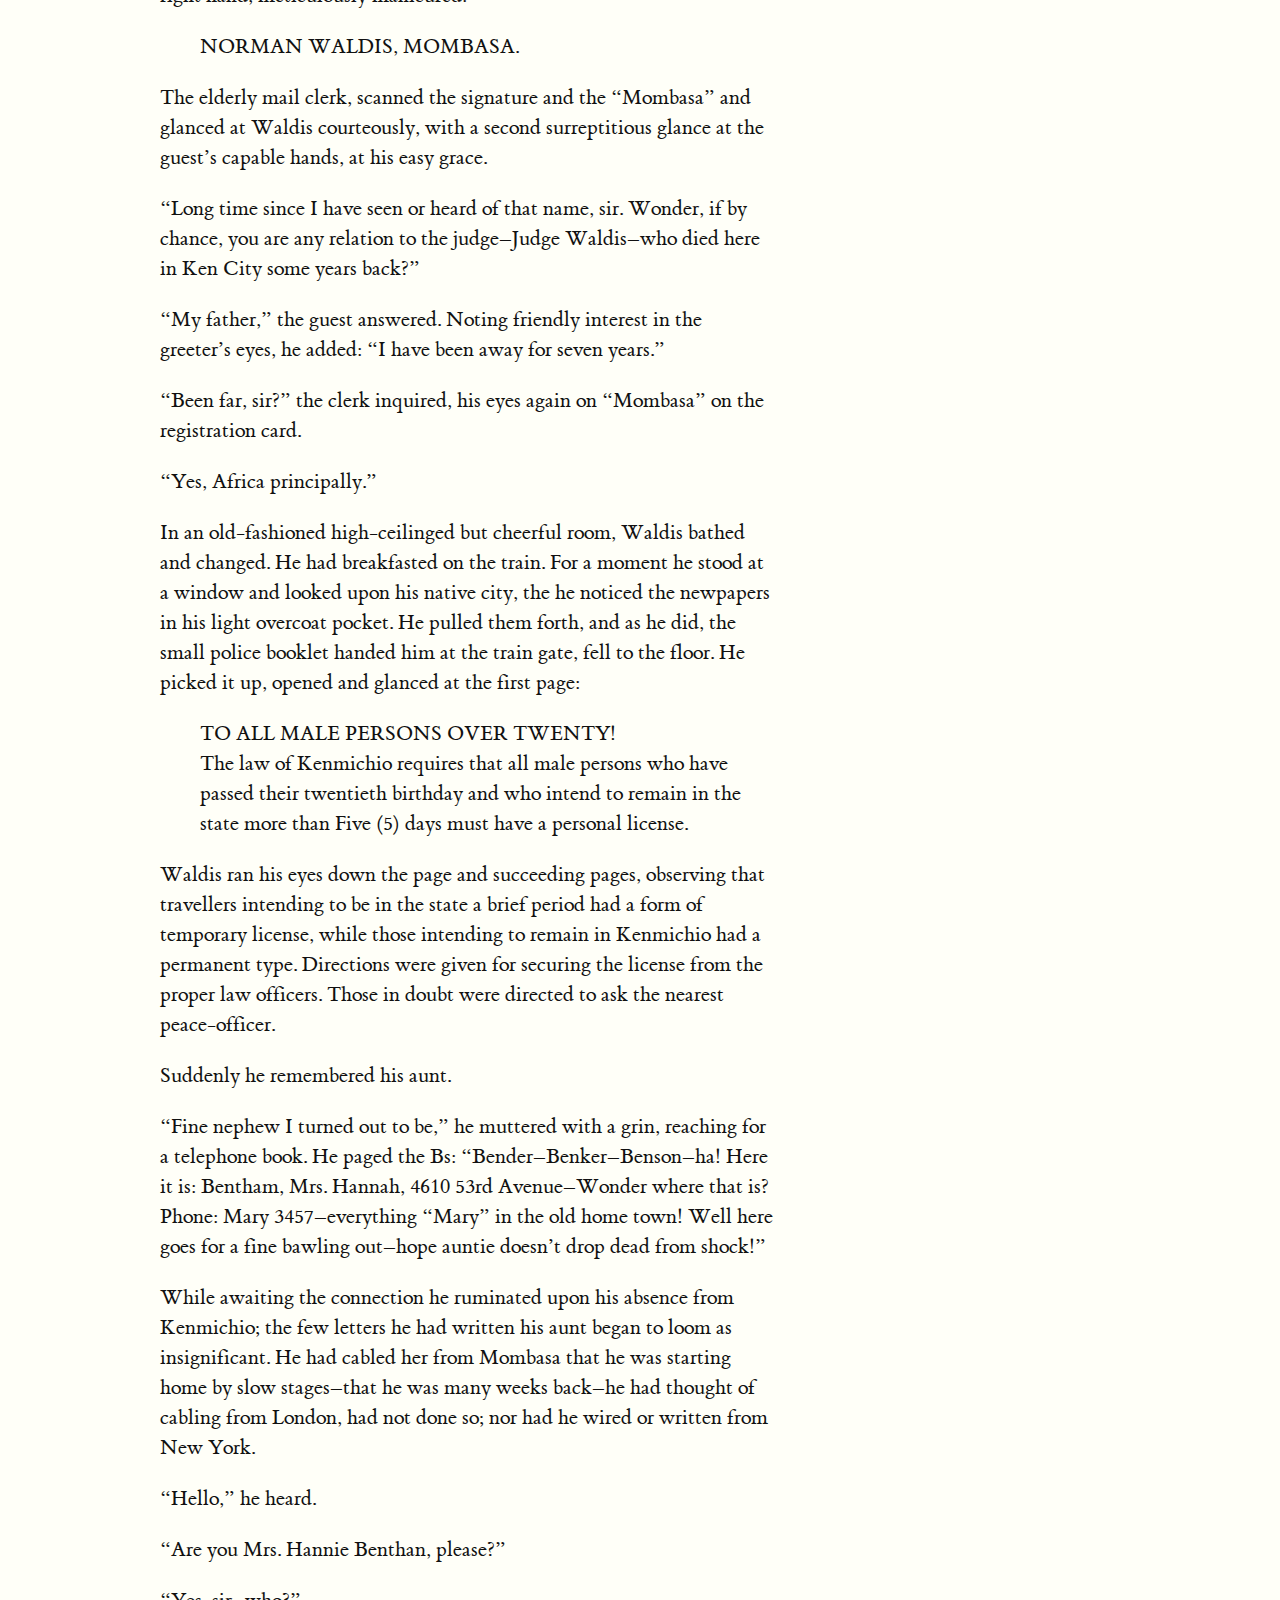
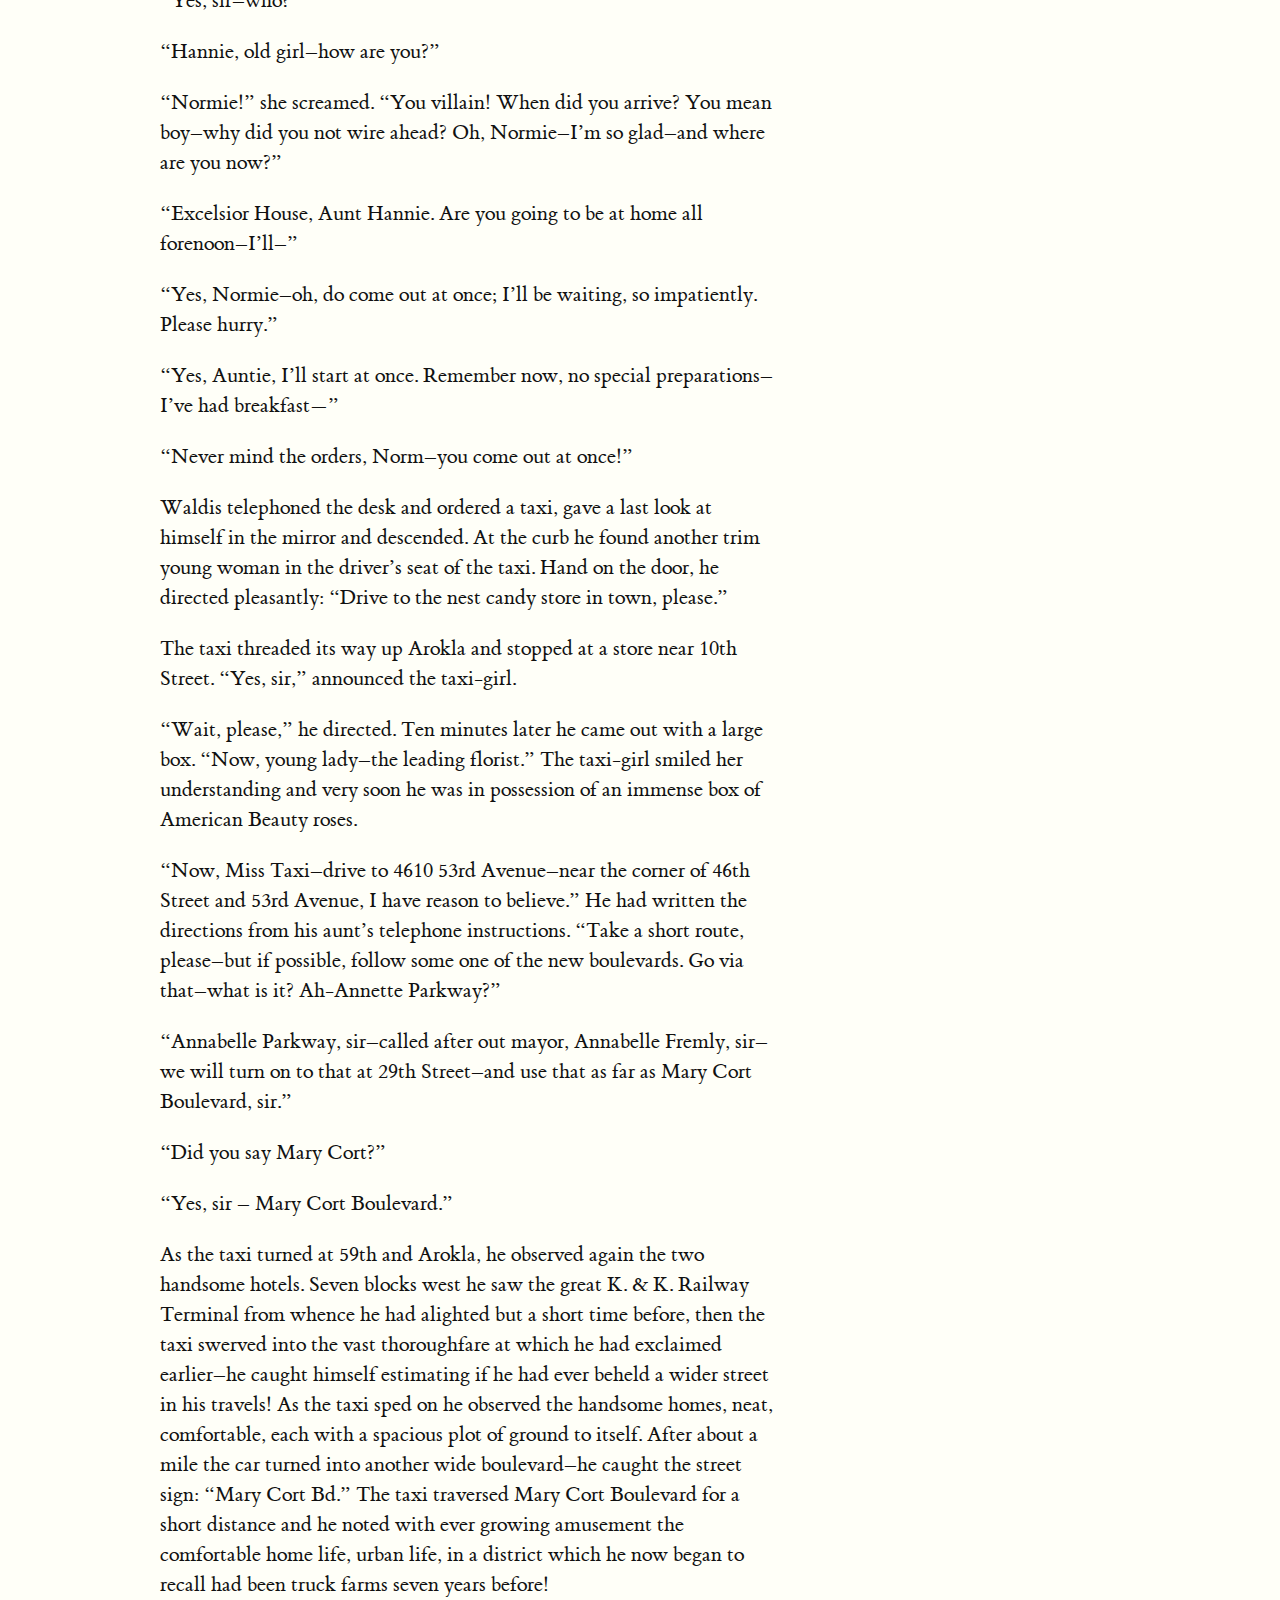
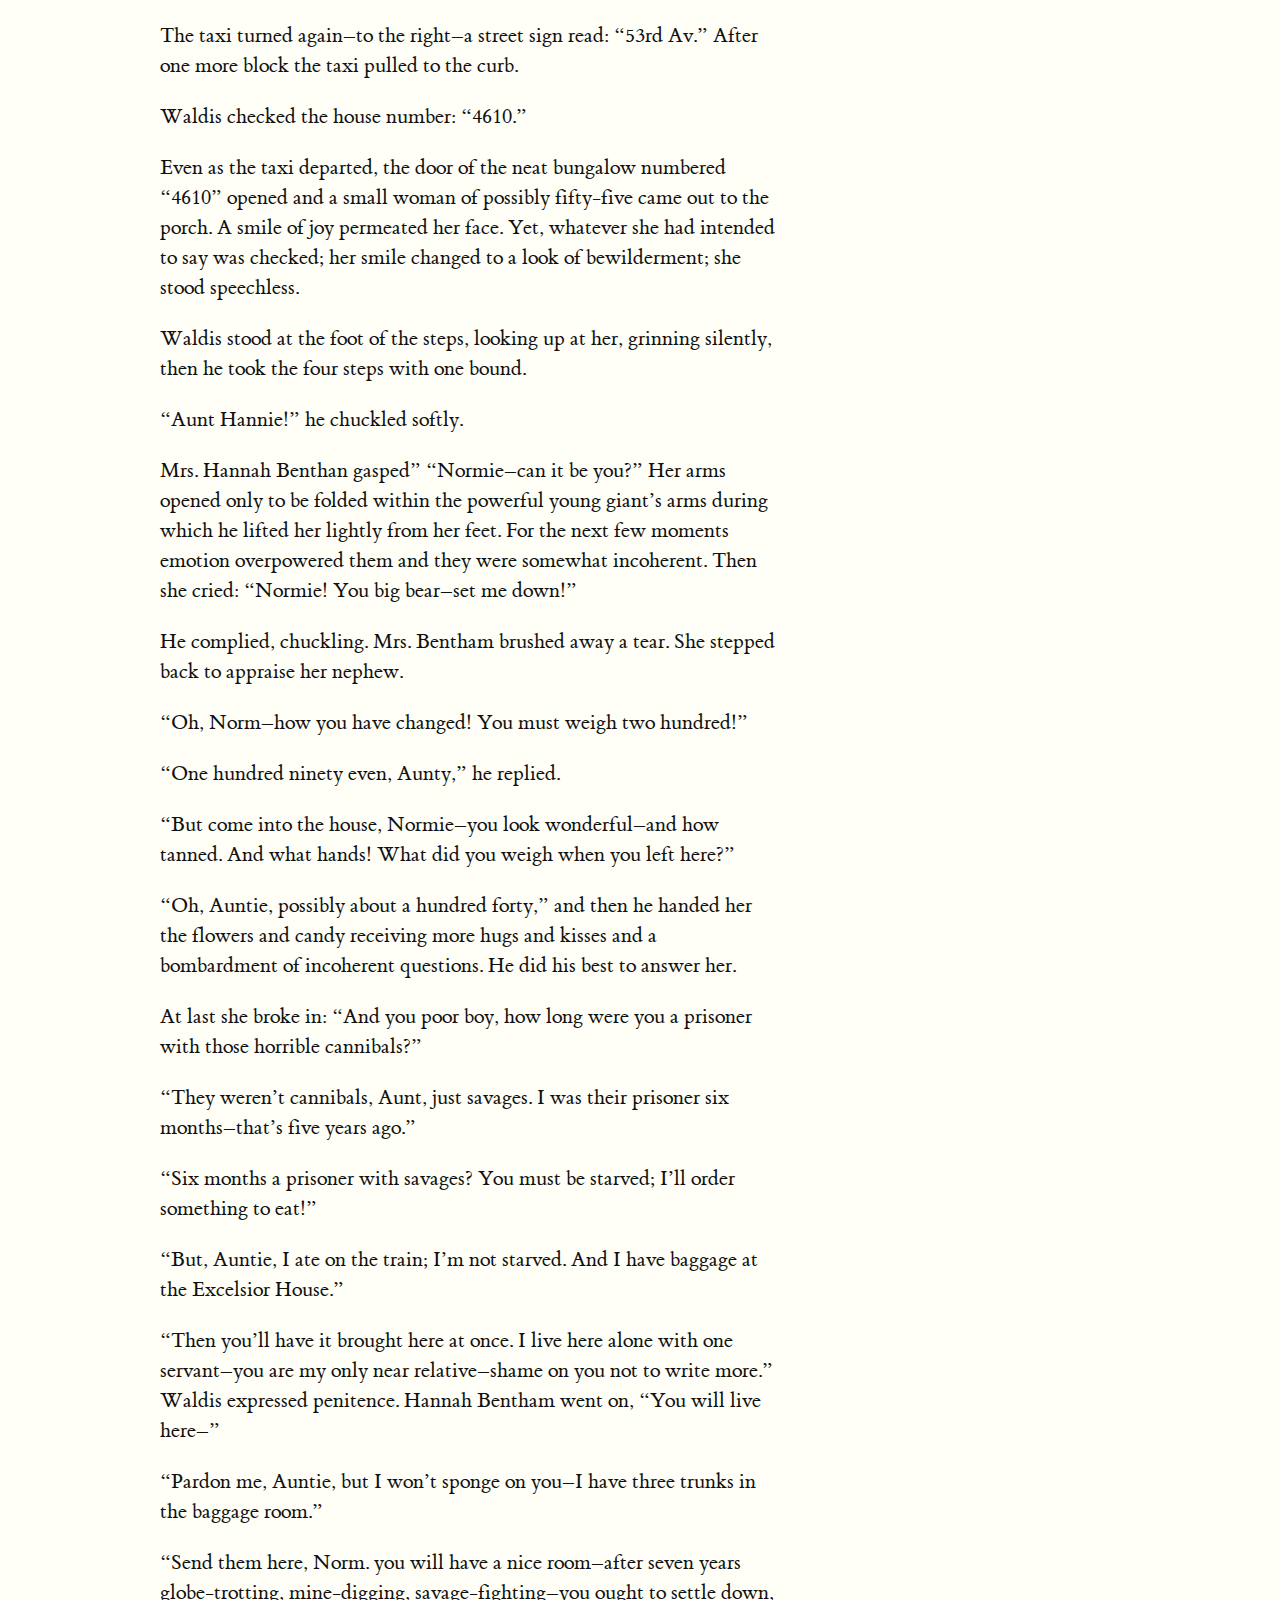
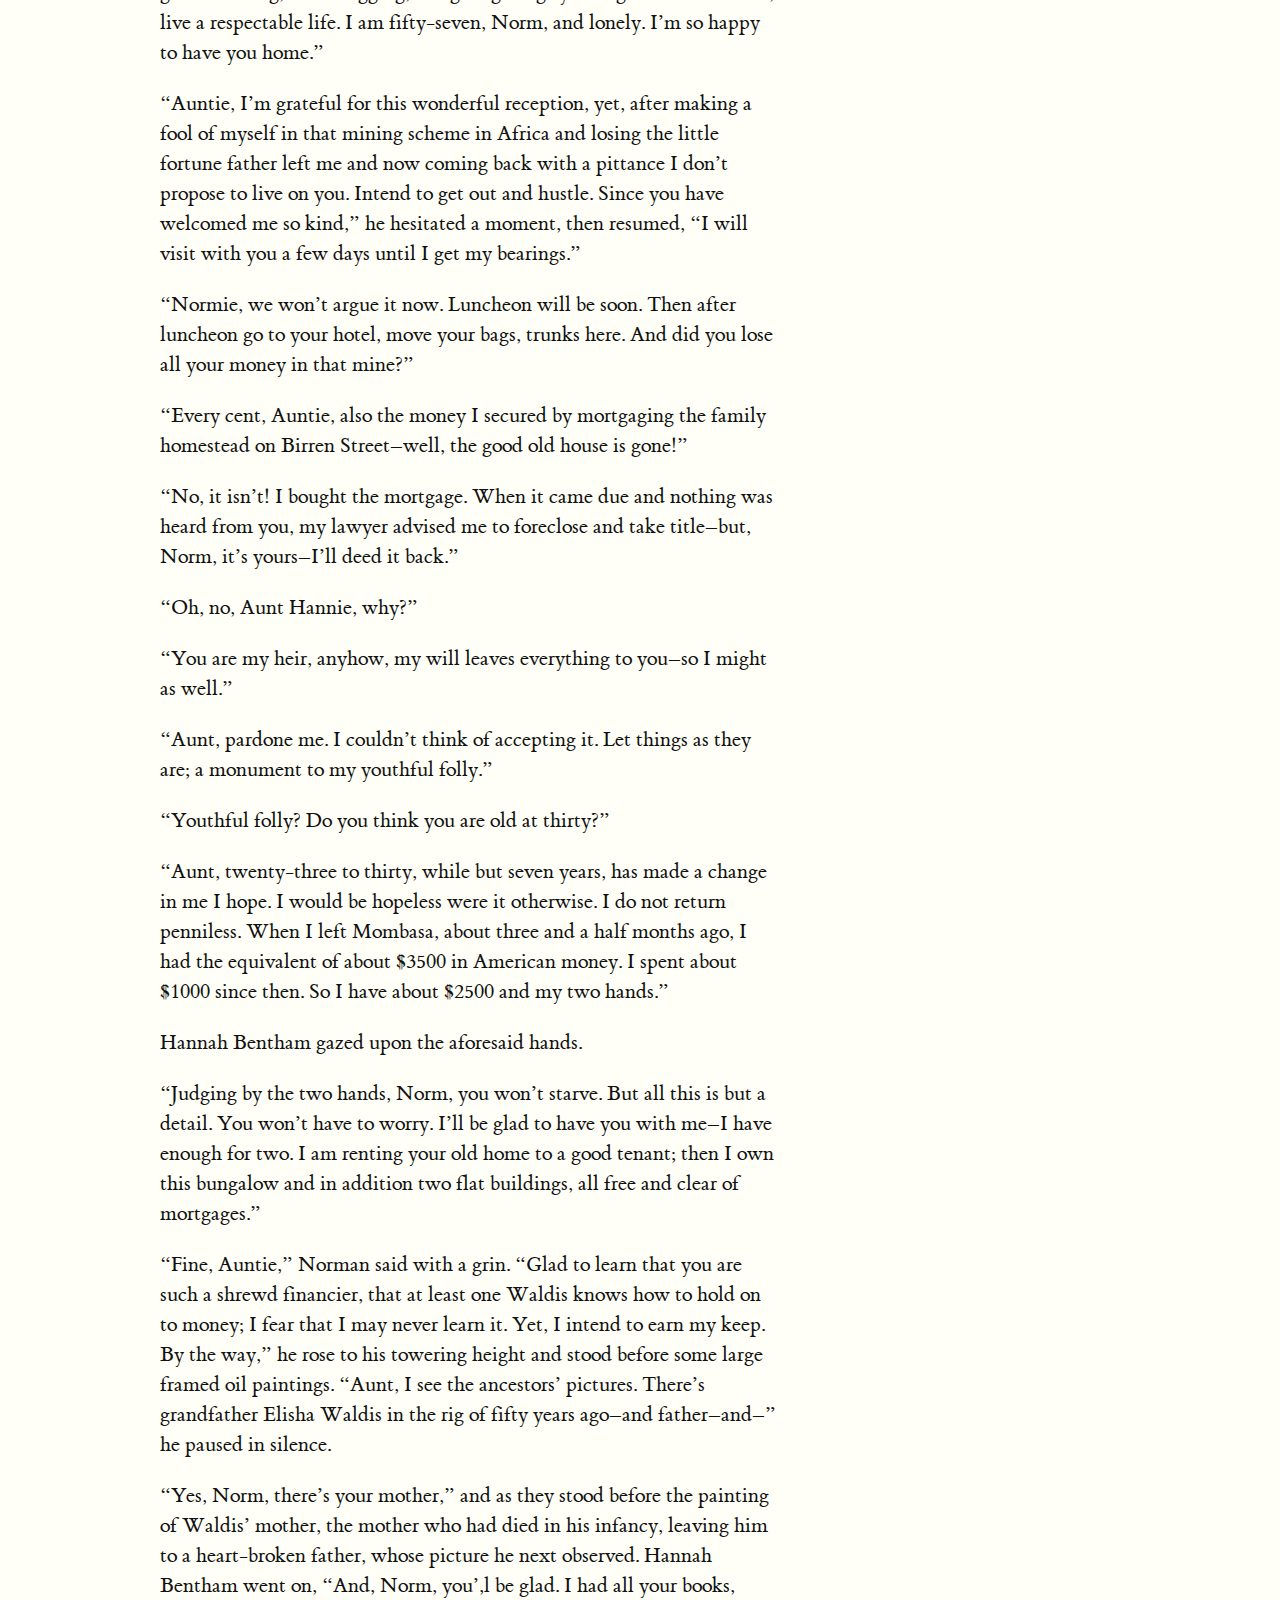
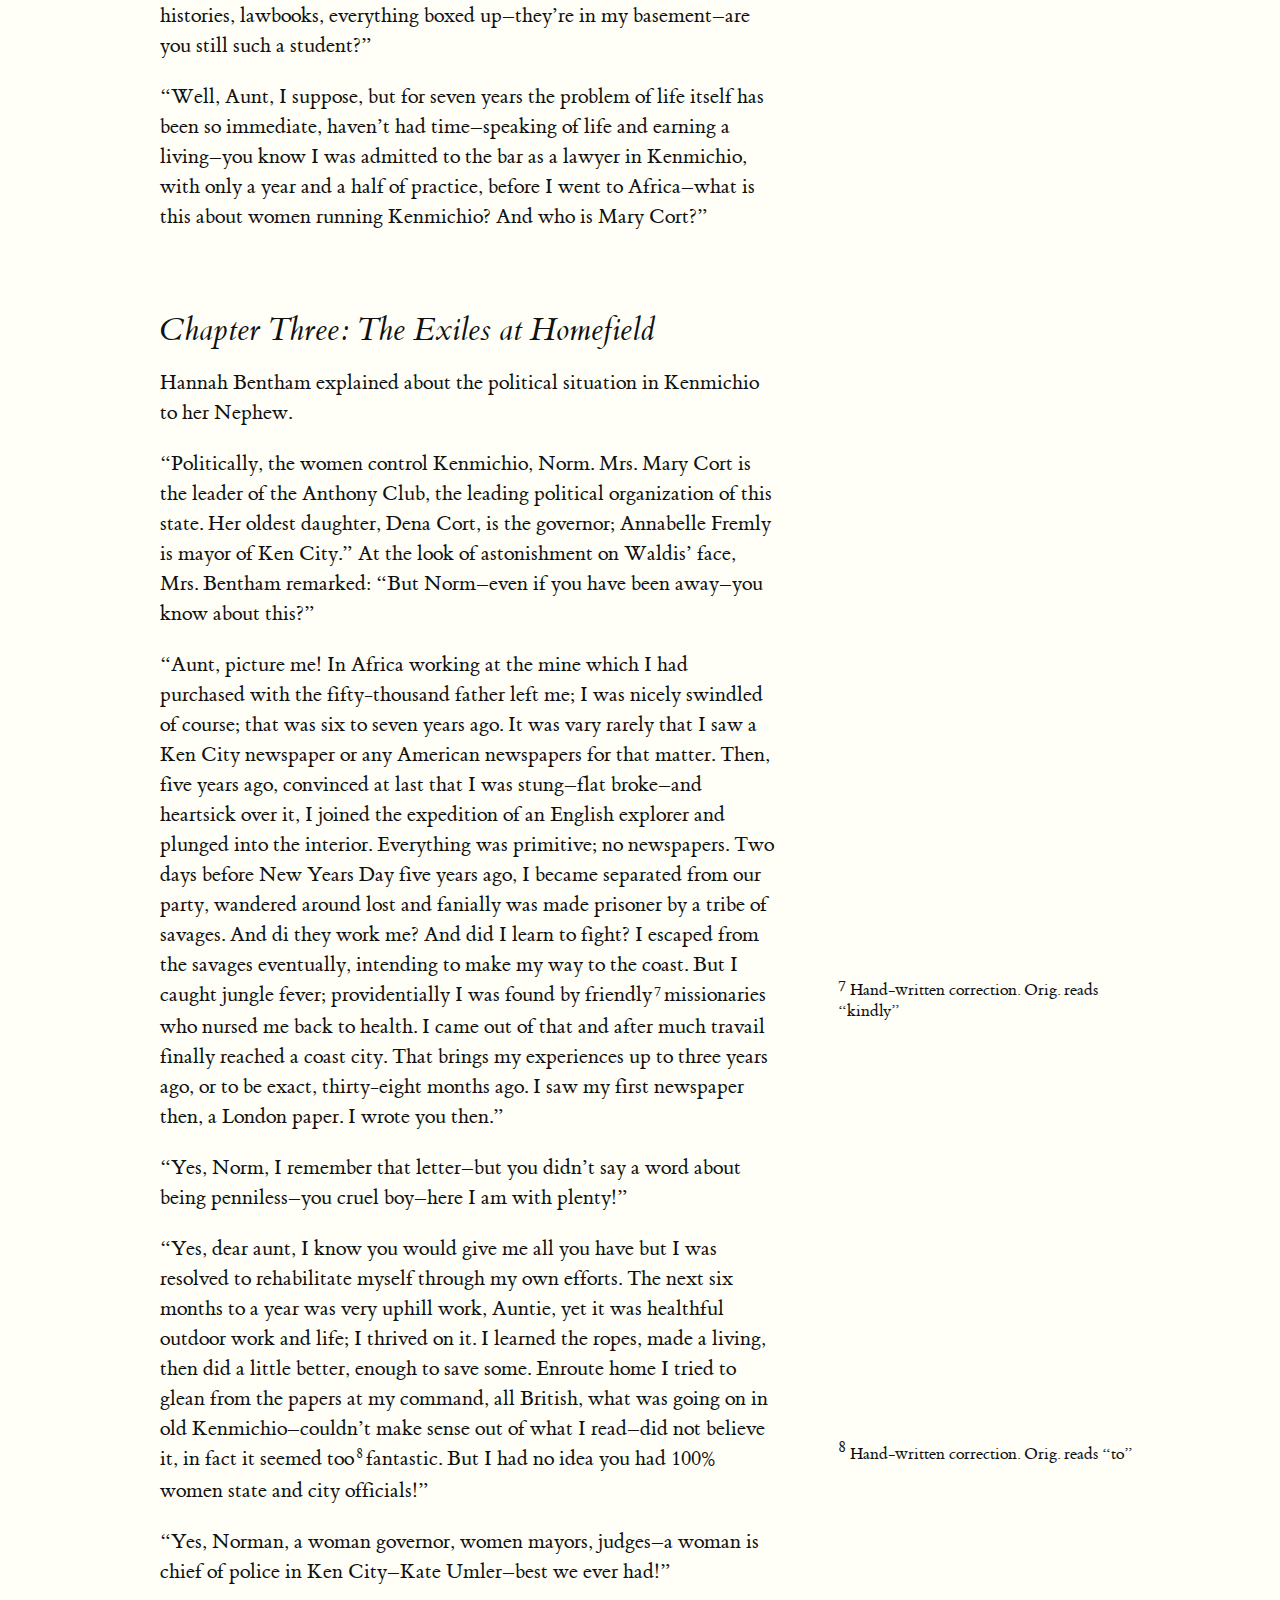
<file: text.html>
<!DOCTYPE html>
<html lang="en" dir="ltr">
  <head>
    <meta charset="utf-8">
    <title>Kenmichio Goes Female: The Text</title>
    <link rel="stylesheet" href="tufte.css"/>
    <link rel="stylesheet" href="toc.css" type="text/css" media="screen"/>
  </head>

  <body>

    <section>
      <div class=page-links>
        <a class=page-link href="index.html" target=_top style="padding:10px">Home</a>
        <a class=page-link href="manuscript.html" target=_top style="padding:10px">The Manuscript</a>
        <a class=page-link href="text.html" target=_top style="padding:10px">The Text</a>
      </div>
    </section>

    <div id="table-of-contents">
      <h2>Table of Contents</h2>
      <div id="text-table-of-contents">
        <ul style="font-size:10pt">
          <li><a href="#editors-intro">Editor's Introduction</a></li>
          <li><a href="#authors-preface">Author's Preface</a></li>
          <li><a href="#ch-01">Chapter One</a></li>
          <li><a href="#ch-02">Chapter Two</a></li>
          <li><a href="#ch-03">Chapter Three</a></li>
          <li><a href="#ch-04">Chapter Four</a></li>
          <li><a href="#ch-05">Chapter Five</a></li>
          <li><a href="#ch-06">Chapter Six</a></li>
          <li><a href="#ch-07">Chapter Seven</a></li>
          <li><a href="#ch-08">Chapter Eight</a></li>
          <li><a href="#ch-09">Chapter Nine</a></li>
          <li><a href="#ch-10">Chapter Ten</a></li>
        </ul>
      </div>
    </div>

    <article>
      <h1>Kenmichio Goes Female</h1>
      <p class="subtitle">A novel by Eugene Eddy</p>
      <p>Digital text prepared and annotated by Daniel Wescovich.</p>

      <section>
        <h2 id='editors-intro'>Editor's Introduction</h2>
        <p>This page transforms the original facsimile images on the <i>Kenmichio</i> manuscript into a readable didgital text. The readable text takes into account the author's editorial notes and handwritten emendations to the physical manuscript. Further, this text is annotated according to key features of the text itself, in order to orient the reader.</p>
      </section>
      <section>
        <h2 id="authors-preface">Author's Preface</h2>
        <p>This story is all fiction; nothing -- no character, no name, no event, has been taken from life. I have no desire to change the political situation in our country; I have no objection to women being in political office.<label for="sn-authors-preface" class="margin-toggle sidenote-number"></label><input type="checkbox" id="sn-authors-preface" class="margin-toggle"/><span class="sidenote">The contradiction embedded in these two sentences is pervasive throughout the entirety of the novel. In one sense, we might be drawn to a recognition that they reveal the author's own contradictory attitudes regarding the evolution of women in the politics of the early part of the twentieth century; however, the deconstructionist in me is drawn to just how precisely this contradiction plays out.</span></p>
        <p>Eugene Eddy</p>
        <p>St. Louis, Mo.<br>May, 1934.</p>
      </section>

      <section>
        <h2 id="ch-01">Chapter One: Entering Kenmichio</h2>
        <p>&ldquo;Yep, George! Ken City is next&#x2013;the Metropolis of Kenmichio! Home of the she-male politicians&#x2013;the women run it&#x2013;and how! No men allowed; woman governor! Women judges! Women police! Watch your step during your visit! Don&rsquo;t flirt! Better get one of those dog licenses!"</p>
        <p>The men uttering these words were momentarily clutching the top of the section of a Pullman car in a fast, lurching train. They recovered their equilibrium and went on their way laughingly and out of earshot of the brunette lady passenger near whose seat they had been forced to stop.</p>
        <p>The lady herself, who had thus unwittingly heard their remarks, was seated in Section 7 of car 304 which was a Pullman sleeper attached to a train enroute from New York to Chicago; the train, even then, was in the outskirts of Ken City, &ldquo;a city of over one million people&rdquo; as its Chamber of Commerce boastingly stated; it was about seven o&rsquo;clock of a fine May morning.</p>
        <p>The brunette lady in Section 7 might rate in her middle-thirties; she was attractive, with flashing, dark eyes, set off by a rich, creamy complexion; she appeared to be slender as she sat alternately gazing out of the window of the speeding car and then, covertly, watching the man across from her in Section 8.</p>
        <p>At that very moment she was thinking: &ldquo;If that big, handsome man intends to remain in Ken City he should at least be slightly interested in me&#x2013;for my position if nothing else! Even if I am twice divorced!&rdquo;</p>
        <p>Again, she looked out of the window, reflecting:</p>
        <p>&ldquo;Ouch! What a difficult man to become acquainted with! While this train goes on to Chicago, I know he is getting off at Ken City&#x2013;heard the porter mention it a few minutes ago&#x2013;wonder who he is?&rdquo;</p>
        <p>Her cogitations about her fellow passenger were cut short by an abrupt movement of the man across the aisle. Something which had flashed by his window must have interested him, she decided.</p>
        <p>Of all the men in that train her eyes and her thoughts from the time they left New York the evening before to this moment had been centered upon the man across from her section. She had about made up her mind that he was between thirty-one and thirty-three. As the train had left its terminal the night before, she had instantly admired his alert, cultured face, his intelligent, assured look, his poise, his build; she had been wondering about his height; now in the morning sunlight she finally decided that he was more than six feet. His heavy brown hair and eagle brown eyes, surmounted by heavy eyebrows, set off his strong tan face. Had she been asked to describe the man by one word, she might have answered, &ldquo;Reserved.&rdquo;</p>
        <p>Somewhat ruefully she recalled her attempts to make conversation with this fellow passenger between New York and Albany. She had commenced by offering him a New York evening paper. She remembered how formally, how very courteously, he had thanked her; stated he had read it. Chagrined, more at his manners than his statement, she had withdrawn within her shell. &ldquo;Why is it,&rdquo; she reflected, &ldquo;that the men who make conversation easily with strange women, are so often the type a woman does not want to know?&rdquo;</p>
        <p>Beyond Albany, she recalled, their eyes had met momentarily; she asked him to lend her a pencil, explaining with an alluring smile that she had lost a gold one; and she remembered well how the powerfully built tan-faced man had silently proffered a pencil with a bow and in due time how she had returned it, again attempting light conversation for which she received a slight smile, a smile with lips only and with a minimum of words.</p>
        <p>All of this passed through her mind this morning as she furtively studied her fellow passenger and the initials &ldquo;NW&rdquo; on his luggage and the paster<label for="sn-paster" class="margin-toggle sidenote-number"></label><input type="checkbox" id="sn-paster" class="margin-toggle"/><span class="sidenote">Mis-spelling for poster or pasted?</span> &ldquo;Charing Cross&rdquo; on his expensive suitcase which stood in the aisle; she endeavored, not too openly, to decipher another sticker, partly obliterated, &ldquo;&#x2013;asa&rdquo; but gave it up.</p>
        <p>The porter came to &ldquo;NW,&rdquo; brushes and whist-broom in hand; the big man stepped lightly to the aisle and was brushed. The lady observed with approval his fine blue suit bespeaking expensive tailor artistry. His intelligent, assured face set off his well-knit figure; she had the impression that the man was in strange surroundings. Yet, she decided, he was not awkward, for all of his deep color, for his bulk, because no man on the Limited was more agile on his feet and there was a suppressed panther-like grace about his every movement.</p>
        <p>She wondered about the man; what made him different? He was certainly American; could it be the clothes? They seemed English; there was the &ldquo;Charing Cross&rdquo; label and that other, odd, partly obliterated sticker. She then decided that it must be the deep tan&#x2013;so rich that it might have been termed weather-beaten in an older or less attractive man&#x2013;which seemed to set him off from all of the usual run of soft, white-faced Americans.<label for="sn-white-faced-americans" class="margin-toggle sidenote-number"></label><input type="checkbox" id="sn-white-faced-americans" class="margin-toggle"/><span class="sidenote">This description establishes caucasian as the default American, and suggests that the novel will adhere to discriminatory assumptions regarding race and gender.</span></p>
        <p>The object of her curiosity extended a dark hand to the porter. The porter glanced speculatively at the green picture of Father George and tentatively hinted at change, making suggestive motions of diving into his pocket for silver, yet, expertly failing to emerge with it, but salaamed with a, &ldquo;Thank you, sir&#x2013;thank you, sir!&rdquo; accomplanied with an unctious and rising inflection on the repetition and a grin from ear to ear upon being informed by the tan-faced man that the entire amount was conveyed by the deed of transfer.</p>
        <p>As the Limited reached the thickly settled parts of Ken City, Mr. &ldquo;NW&rdquo; threw back his broad shoulders and exhibited manifest interest, in fact as his silent observer pondered, the only interest he had shown in anything since leaving New York the night before.</p>
        <p>But perhaps we can leave this twice divorced, long, slender, vivacious, dark-eyed lady and her &ldquo;for-my-position-if-nothing-else&rdquo;&#x2013;she&rsquo;s only a woman anyhow!<label for="sn-who-is-we" class="margin-toggle sidenote-number"></label><input type="checkbox" id="sn-who-is-we" class="margin-toggle"/><span class="sidenote">This is the first suggestion of a self-conscious narrator.</span></p>
        <p>&ldquo;NW&rdquo; ran a competant hand through his thick brown hair observing with interest the entrance of the train into a subway; a distance of perhaps one mile was traversed and then the train rolled majestically into a magnificent station.</p>
        <p>By that time the passengers were forming a line in the aisle.</p>
        <p>The towering, tan-faced man scarcely noted the attractive brunette as she skillfully maneuvered a place just ahead of him; all unaware was he of her curiosity about him; he did not observe that the dark-eyed lady, when she reached the platform, was greeted and kissed effusively by a man and a woman and greeted as &ldquo;Gen.&rdquo;</p>
        <p>Our man<label for="sn-our-man" class="margin-toggle sidenote-number"></label><input type="checkbox" id="sn-our-man" class="margin-toggle"/><span class="sidenote">Another expression of the self-conscious narrator.</span> surrendered willingly to an eager redcap; he identified his baggage and followed his porter and the other passengers along the platform.</p>
        <p>At the iron gate a woman in a uniform handed him a small booklet, with a courteous, &ldquo;Police regulations, sir!&rdquo; He took it, bowed and followed his redcap to the sidewalk.</p>
        <p>He came out into a vista of modernity; a wide thoroughfare of concrete was before him; numerous automobiles darted by. He almost rubbed his eyes; he was aghast at the vast concourse, strange buildings, stretching away in the distance. Was this his home town? Mechanically, as if in a dream, he was aware of the porter placing his luggage within the taxi and that he tipped him.</p>
        <p>&ldquo;Where to, sir?&rdquo; he was reminded by an alert cabbie.</p>
        <p>&ldquo;NW&rdquo; turned to regard him. A trim girl of twenty-two<label for="sn-twenty-two" class="margin-toggle sidenote-number"></label><input type="checkbox" id="sn-twenty-two" class="margin-toggle"/><span class="sidenote">Eddy's default descriptors tend toward age, weight, and height. A weird conceptual tic? On one hand, this suggests that his characters exist in a space where statistical demographics are the baseline when it comes to identifiable marks of human characters. It seems like these descriptions are stuck somehow on the shallow surface of what a person really is. On the other hand, this might also suggest some kind of development of the feminine wherein the beginning of the novel is hyper-attuned to the shallow marks of the demographic, the physical measurements of a woman that will soon be challenged culturally and conceptually as NW learns more about the nature of Kenmichio.</span> met his gaze. Perplexed, he noticed other cabs, automobiles darting by&#x2013;many driven by women. He seemed lost.</p>
        <p>&ldquo;Cab&#x2013;pardon&#x2013;Miss&#x2013;but what street is this?&rdquo;</p>
        <p>&ldquo;29th Street, sir,&rdquo; she answered with a smile. As he appeared at a loss, she went on, &ldquo;It is the West Side of town, sir, although close to the center part.&rdquo;</p>
        <p>Hat in hand he stared in perplexity.</p>
        <p>&ldquo;Miss, pardon me, I hope you&rsquo;ll not mind the delay, I have been away from here a long time&#x2013;seven years. That wide street or boulevard there, ahead of us&#x2013;what is that?&rdquo;</p>
        <p>&ldquo;Annabelle Parkway, sir.&rdquo; To his next question, she replied, &ldquo;It extends beyond the city limits, to 105th, sir.&rdquo;</p>
        <p>&ldquo;Paper, sir!&rdquo; came an interruption from a newsgirl, age about seventeen.</p>
        <p>&ldquo;Yes,&rdquo; he answered, regarding her with frankly curious brown eyes. &ldquo;Give me the&#x2026;,&rdquo; he searched his memory, recalling the <i>Ken City Gazette</i>, was attempting to think of&#x2026;</p>
        <p>&ldquo;<i>Gazette</i> or <i>Freeman</i>, sir?&rdquo;</p>
        <p>&ldquo;Both.&rdquo;</p>
        <p>Papers in hand, he still remained on the curb.</p>
        <p>&ldquo;1776, sir?&rdquo;</p>
        <p>The returned stranger stared at the cab-girl, mystification in his intelligent face. &ldquo;Beg pardon.&rdquo;</p>
        <p>&ldquo;Hotel 1776, sir?&rdquo;</p>
        <p>&ldquo;Is that the name of a hotel?&rdquo;</p>
        <p>&ldquo;Yes, sir&#x2013;the best one for men.&rdquo;</p>
        <p>He stepped into the taxi. &ldquo;Cabby&#x2013;take me to the old Excelsior House&#x2013;if it&rsquo;s not pulled down&#x2013;Do you know where it is?&rdquo;</p>
        <p>&ldquo;Yes, sir,&rdquo; she replied, as she sped away.</p>
        <p>He attempted to orient himself and it was not until they reached Arokla Street that he recognized a landmark; it seemed like an old friend. He leaned forward.</p>
        <p>&ldquo;Arokla Street seems to have been widened, Miss.&rdquo;</p>
        <p>&ldquo;Yes, sir&#x2013;Arokla Boulevard now.&rdquo;</p>
        <p>&ldquo;And what are those two handsome buildings&#x2013;hotels?&rdquo;</p>
        <p>&ldquo;Yes, sir, the one to the right is the Anthony Hotel, and the one to the left is the Hotel Mary, sir.&rdquo;</p>
        <p>Speeding along Arokla Boulevard, he was impressed with the air of cleanliness, spruceness, prosperity, heavy traffic. Substantial buildings, business places, lined both sides of the boulevard. He recalled clearly that seven years before, Arokla Street in that vicinity had been principally old-fashioned mansions of by-gone days, down at heels. Just then he spied a policeman&#x2013;</p>
        <p>&ldquo;No, by St. Judas! A woman!&rdquo; He turned to observe her. As he resumed his position he thought he detected a smile upon the face of his jehu.</p>
        <p>Another block and he interrupted again:</p>
        <p>&ldquo;Pardon, cabby&#x2013;but where is the street railway?&rdquo;</p>
        <p>&ldquo;Taken up last year, sir&#x2013;six track subway under this street.&rdquo;</p>
        <p>He observed women driving trucks, women driving other cabs and motor-buses, women driving private cars, some in livery. A blockade in traffic gave him an opportunity to observe the neat blue street signs, giving the name of streets in each direction, and the equivalent number of the nearest house in each direction!</p>
        <p>&ldquo;Have all the street names been changed, cabby?</p>
        <p>&ldquo;Yes, sir, with a very few exceptions&#x2013;about four years ago. All streets running from east to west are numbered consecutively from one up, beginning at the river; they are called streets, All the streets running from north to south are numbered from one beginning at the eastern city limits; they are called avenues.&rdquo;</p>
        <p>Helplessly, he held his peace, vaguely noticing many large new office buildings which he did not place. Then, as he watched, they came to a small street, bisecting the boulevard, almost an alley; yet teaming with business. Yes, there it was, a neat sign: &ldquo;Waldis St.&rdquo; called after his great-great-grandfather&#x2013;a pioneer of this new strange Ken City&#x2013;and still carrying the old name!</p>
        <p>The taxi passed the old city hall, his heart warming to it. They shot across what he had known as Main Street after receiving permission from a traffic officer in a tower&#x2013;whose face seemed that of a woman! The sight of the old Excelsior House warmed the cockles of his heart; it was something to tie to the past. At the hotel he paid off his cab and was taken charge of by a porter.</p>
      </section>
      <section>
        <h2 id="ch-02">Chapter Two: The Man From Africa</h2>
        <p>At the desk the traveller wrote firmly, easily, boldly with his powerful right hand, meticulously manicured:</p>
        <blockquote><p>NORMAN WALDIS, MOMBASA.</p></blockquote>
        <p>The elderly mail clerk, scanned the signature and the &ldquo;Mombasa&rdquo; and glanced at Waldis courteously, with a second surreptitious glance at the guest&rsquo;s capable hands, at his easy grace.</p>
        <p>&ldquo;Long time since I have seen or heard of that name, sir. Wonder, if by chance, you are any relation to the judge&#x2013;Judge Waldis&#x2013;who died here in Ken City some years back?&rdquo;</p>
        <p>&ldquo;My father,&rdquo; the guest answered. Noting friendly interest in the greeter&rsquo;s eyes, he added: &ldquo;I have been away for seven years.&rdquo;</p>
        <p>&ldquo;Been far, sir?&rdquo; the clerk inquired, his eyes again on &ldquo;Mombasa&rdquo; on the registration card.</p>
        <p>&ldquo;Yes, Africa principally.&rdquo;</p>
        <p>In an old-fashioned high-ceilinged but cheerful room, Waldis bathed and changed. He had breakfasted on the train. For a moment he stood at a window and looked upon his native city, the he noticed the newpapers in his light overcoat pocket. He pulled them forth, and as he did, the small police booklet handed him at the train gate, fell to the floor. He picked it up, opened and glanced at the first page:</p>
        <blockquote>
          <p>TO ALL MALE PERSONS OVER TWENTY!<br>The law of Kenmichio requires that all male persons who have passed their twentieth birthday and who intend to remain in the state more than Five (5) days must have a personal license.</p>
        </blockquote>
        <p>Waldis ran his eyes down the page and succeeding pages, observing that travellers intending to be in the state a brief period had a form of temporary license, while those intending to remain in Kenmichio had a permanent type. Directions were given for securing the license from the proper law officers. Those in doubt were directed to ask the nearest peace-officer.</p>
        <p>Suddenly he remembered his aunt.</p>
        <p>&ldquo;Fine nephew I turned out to be,&rdquo; he muttered with a grin, reaching for a telephone book. He paged the Bs: &ldquo;Bender&#x2013;Benker&#x2013;Benson&#x2013;ha! Here it is: Bentham, Mrs. Hannah, 4610 53rd Avenue&#x2013;Wonder where that is? Phone: Mary 3457&#x2013;everything &ldquo;Mary&rdquo; in the old home town! Well here goes for a fine bawling out&#x2013;hope auntie doesn&rsquo;t drop dead from shock!&rdquo;</p>
        <p>While awaiting the connection he ruminated upon his absence from Kenmichio; the few letters he had written his aunt began to loom as insignificant. He had cabled her from Mombasa that he was starting home by slow stages&#x2013;that he was many weeks back&#x2013;he had thought of cabling from London, had not done so; nor had he wired or written from New York.</p>
        <p>&ldquo;Hello,&rdquo; he heard.</p>
        <p>&ldquo;Are you Mrs. Hannie Benthan, please?&rdquo;</p>
        <p>&ldquo;Yes, sir&#x2013;who?&rdquo;</p>
        <p>&ldquo;Hannie, old girl&#x2013;how are you?&rdquo;</p>
        <p>&ldquo;Normie!&rdquo; she screamed. &ldquo;You villain! When did you arrive? You mean boy&#x2013;why did you not wire ahead? Oh, Normie&#x2013;I&rsquo;m so glad&#x2013;and where are you now?&rdquo;</p>
        <p>&ldquo;Excelsior House, Aunt Hannie. Are you going to be at home all forenoon&#x2013;I&rsquo;ll&#x2013;&rdquo;</p>
        <p>&ldquo;Yes, Normie&#x2013;oh, do come out at once; I&rsquo;ll be waiting, so impatiently. Please hurry.&rdquo;</p>
        <p>&ldquo;Yes, Auntie, I&rsquo;ll start at once. Remember now, no special preparations&#x2013;I&rsquo;ve had breakfast&#x2014;&rdquo;</p>
        <p>&ldquo;Never mind the orders, Norm&#x2013;you come out at once!&rdquo;</p>
        <p>Waldis telephoned the desk and ordered a taxi, gave a last look at himself in the mirror and descended. At the curb he found another trim young woman in the driver&rsquo;s seat of the taxi. Hand on the door, he directed pleasantly: &ldquo;Drive to the nest candy store in town, please.&rdquo;</p>
        <p>The taxi threaded its way up Arokla and stopped at a store near 10th Street. &ldquo;Yes, sir,&rdquo; announced the taxi-girl.</p>
        <p>&ldquo;Wait, please,&rdquo; he directed. Ten minutes later he came out with a large box. &ldquo;Now, young lady&#x2013;the leading florist.&rdquo; The taxi-girl smiled her understanding and very soon he was in possession of an immense box of American Beauty roses.</p>
        <p>&ldquo;Now, Miss Taxi&#x2013;drive to 4610 53rd Avenue&#x2013;near the corner of 46th Street and 53rd Avenue, I have reason to believe.&rdquo; He had written the directions from his aunt&rsquo;s telephone instructions. &ldquo;Take a short route, please&#x2013;but if possible, follow some one of the new boulevards. Go via that&#x2013;what is it? Ah-Annette Parkway?&rdquo;</p>
        <p>&ldquo;Annabelle Parkway, sir&#x2013;called after out mayor, Annabelle Fremly, sir&#x2013;we will turn on to that at 29th Street&#x2013;and use that as far as Mary Cort Boulevard, sir.&rdquo;</p>
        <p>&ldquo;Did you say Mary Cort?&rdquo;</p>
        <p>&ldquo;Yes, sir &#x2013; Mary Cort Boulevard.&rdquo;</p>
        <p>As the taxi turned at 59th and Arokla, he observed again the two handsome hotels. Seven blocks west he saw the great K. &amp; K. Railway Terminal from whence he had alighted but a short time before, then the taxi swerved into the vast thoroughfare at which he had exclaimed earlier&#x2013;he caught himself estimating if he had ever beheld a wider street in his travels! As the taxi sped on he observed the handsome homes, neat, comfortable, each with a spacious plot of ground to itself. After about a mile the car turned into another wide boulevard&#x2013;he caught the street sign: &ldquo;Mary Cort Bd.&rdquo; The taxi traversed Mary Cort Boulevard for a short distance and he noted with ever growing amusement the comfortable home life, urban life, in a district which he now began to recall had been truck farms seven years before!</p>
        <p>The taxi turned again&#x2013;to the right&#x2013;a street sign read: &ldquo;53rd Av.&rdquo; After one more block the taxi pulled to the curb.</p>
        <p>Waldis checked the house number: &ldquo;4610.&rdquo;</p>
        <p>Even as the taxi departed, the door of the neat bungalow numbered &ldquo;4610&rdquo; opened and a small woman of possibly fifty-five came out to the porch. A smile of joy permeated her face. Yet, whatever she had intended to say was checked; her smile changed to a look of bewilderment; she stood speechless.</p>
        <p>Waldis stood at the foot of the steps, looking up at her, grinning silently, then he took the four steps with one bound.</p>
        <p>&ldquo;Aunt Hannie!&rdquo; he chuckled softly.</p>
        <p>Mrs. Hannah Benthan gasped&rdquo; &ldquo;Normie&#x2013;can it be you?&rdquo; Her arms opened only to be folded within the powerful young giant&rsquo;s arms during which he lifted her lightly from her feet. For the next few moments emotion overpowered them and they were somewhat incoherent. Then she cried: &ldquo;Normie! You big bear&#x2013;set me down!&rdquo;</p>
        <p>He complied, chuckling. Mrs. Bentham brushed away a tear. She stepped back to appraise her nephew.</p>
        <p>&ldquo;Oh, Norm&#x2013;how you have changed! You must weigh two hundred!&rdquo;</p>
        <p>&ldquo;One hundred ninety even, Aunty,&rdquo; he replied.</p>
        <p>&ldquo;But come into the house, Normie&#x2013;you look wonderful&#x2013;and how tanned. And what hands! What did you weigh when you left here?&rdquo;</p>
        <p>&ldquo;Oh, Auntie, possibly about a hundred forty,&rdquo; and then he handed her the flowers and candy receiving more hugs and kisses and a bombardment of incoherent questions. He did his best to answer her.</p>
        <p>At last she broke in: &ldquo;And you poor boy, how long were you a prisoner with those horrible cannibals?&rdquo;</p>
        <p>&ldquo;They weren&rsquo;t cannibals, Aunt, just savages. I was their prisoner six months&#x2013;that&rsquo;s five years ago.&rdquo;</p>
        <p>&ldquo;Six months a prisoner with savages? You must be starved; I&rsquo;ll order something to eat!&rdquo;</p>
        <p>&ldquo;But, Auntie, I ate on the train; I&rsquo;m not starved. And I have baggage at the Excelsior House.&rdquo;</p>
        <p>&ldquo;Then you&rsquo;ll have it brought here at once. I live here alone with one servant&#x2013;you are my only near relative&#x2013;shame on you not to write more.&rdquo; Waldis expressed penitence. Hannah Bentham went on, &ldquo;You will live here&#x2013;&rdquo;</p>
        <p>&ldquo;Pardon me, Auntie, but I won&rsquo;t sponge on you&#x2013;I have three trunks in the baggage room.&rdquo;</p>
        <p>&ldquo;Send them here, Norm. you will have a nice room&#x2013;after seven years globe-trotting, mine-digging, savage-fighting&#x2013;you ought to settle down, live a respectable life. I am fifty-seven, Norm, and lonely. I&rsquo;m so happy to have you home.&rdquo;</p>
        <p>&ldquo;Auntie, I&rsquo;m  grateful for this wonderful reception, yet, after making a fool of myself in that mining scheme in Africa and losing the little fortune father left me and now coming back with a pittance I don&rsquo;t propose to live on you. Intend to get out and hustle. Since you have welcomed me so kind,&rdquo; he hesitated a moment, then resumed, &ldquo;I will visit with you a few days until I get my bearings.&rdquo;</p>
        <p>&ldquo;Normie, we won&rsquo;t argue it now. Luncheon will be soon. Then after luncheon go to your hotel, move your bags, trunks here. And did you lose all your money in that mine?&rdquo;</p>
        <p>&ldquo;Every cent, Auntie, also the money I secured by mortgaging the family homestead on Birren Street&#x2013;well, the good old house is gone!&rdquo;</p>
        <p>&ldquo;No, it isn&rsquo;t! I bought the mortgage. When it came due and nothing was heard from you, my lawyer advised me to foreclose and take title&#x2013;but, Norm, it&rsquo;s yours&#x2013;I&rsquo;ll deed it back.&rdquo;</p>
        <p>&ldquo;Oh, no, Aunt Hannie, why?&rdquo;</p>
        <p>&ldquo;You are my heir, anyhow, my will leaves everything to you&#x2013;so I might as well.&rdquo;</p>
        <p>&ldquo;Aunt, pardone me. I couldn&rsquo;t think of accepting it. Let things as they are; a monument to my youthful folly.&rdquo;</p>
        <p>&ldquo;Youthful folly? Do you think you are old at thirty?&rdquo;</p>
        <p>&ldquo;Aunt, twenty-three to thirty, while but seven years, has made a change in me I hope. I would be hopeless were it otherwise. I do not return penniless. When I left Mombasa, about three and a half months ago, I had the equivalent of about $3500 in American money. I spent about $1000 since then. So I have about $2500 and my two hands.&rdquo;</p>
        <p>Hannah Bentham gazed upon the aforesaid hands.</p>
        <p>&ldquo;Judging by the two hands, Norm, you won&rsquo;t starve. But all this is but a detail. You won&rsquo;t have to worry. I&rsquo;ll be glad to have you with me&#x2013;I have enough for two. I am renting your old home to a good tenant; then I own this bungalow and in addition two flat buildings, all free and clear of mortgages.&rdquo;</p>
        <p>&ldquo;Fine, Auntie,&rdquo; Norman said with a grin. &ldquo;Glad to learn that you are such a shrewd financier, that at least one Waldis knows how to hold on to money; I fear that I may never learn it. Yet, I intend to earn my keep. By the way,&rdquo; he rose to his towering height and stood before some large framed oil paintings. &ldquo;Aunt, I see the ancestors&rsquo; pictures. There&rsquo;s grandfather Elisha Waldis in the rig of fifty years ago&#x2013;and father&#x2013;and&#x2013;&rdquo; he paused in silence.</p>
        <p>&ldquo;Yes, Norm, there&rsquo;s your mother,&rdquo; and as they stood before the painting of Waldis&rsquo; mother, the mother who had died in his infancy, leaving him to a heart-broken father, whose picture he next observed. Hannah Bentham went on, &ldquo;And, Norm, you&rsquo;,l be glad. I had all your books, histories, lawbooks, everything boxed up&#x2013;they&rsquo;re in my basement&#x2013;are you still such a student?&rdquo;</p>
        <p>&ldquo;Well, Aunt, I suppose, but for seven years the problem of life itself has been so immediate, haven&rsquo;t had time&#x2013;speaking of life and earning a living&#x2013;you know I was admitted to the bar as a lawyer in Kenmichio, with only a year and a half of practice, before I went to Africa&#x2013;what is this about women running Kenmichio? And who is Mary Cort?&rdquo;</p>
      </section>
      <section>
        <h2 id="ch-03">Chapter Three: The Exiles at Homefield</h2>
        <p>Hannah Bentham explained about the political situation in Kenmichio to her Nephew.</p>
        <p>&ldquo;Politically, the women control Kenmichio, Norm. Mrs. Mary Cort is the leader of the Anthony Club, the leading political organization of this state. Her oldest daughter, Dena Cort, is the governor; Annabelle Fremly is mayor of Ken City.&rdquo; At the look of astonishment on Waldis&rsquo; face, Mrs. Bentham remarked: &ldquo;But Norm&#x2013;even if you have been away&#x2013;you know about this?&rdquo;</p>
        <p>&ldquo;Aunt, picture me! In Africa working at the mine which I had purchased with the fifty-thousand father left me; I was nicely swindled of course; that was six to seven years ago. It was vary rarely that I saw a Ken City newspaper or any American newspapers for that matter. Then, five years ago, convinced at last that I was stung&#x2013;flat broke&#x2013;and heartsick over it, I joined the expedition of an English explorer and plunged into the interior. Everything was primitive; no newspapers. Two days before New Years Day five years ago, I became separated from our party, wandered around lost and fanially was made prisoner by a tribe of savages. And di they work me? And did I learn to fight? I escaped from the savages eventually, intending to make my way to the coast. But I caught jungle fever; providentially I was found by friendly<label for="1" class="margin-toggle sidenote-number"></label><input type="checkbox" id="1" class="margin-toggle"/><span class="sidenote">Hand-written correction. Orig. reads &ldquo;kindly&rdquo; </span> missionaries who nursed me back to health. I came out of that and after much travail finally reached a coast city. That brings my experiences up to three years ago, or to be exact, thirty-eight months ago. I saw my first newspaper then, a London paper. I wrote you
then.&rdquo;
</p>

<p>
&ldquo;Yes, Norm, I remember that letter&#x2013;but you didn&rsquo;t say a word about being penniless&#x2013;you cruel boy&#x2013;here I am with plenty!&rdquo;
</p>

<p>
&ldquo;Yes, dear aunt, I know you would give me all you have but I was resolved to rehabilitate myself through my own efforts. The next six months to a year was very uphill work, Auntie, yet it was healthful outdoor work and life; I thrived on it. I learned the ropes, made a living, then did a little better, enough to save some. Enroute home I tried to glean from the papers at my command, all British, what was going on in old Kenmichio&#x2013;couldn&rsquo;t make sense out of what I read&#x2013;did not believe it, in fact it seemed too<label for="2" class="margin-toggle sidenote-number"></label><input type="checkbox" id="2" class="margin-toggle"/><span class="sidenote">
Hand-written correction. Orig. reads &ldquo;to&rdquo;
</span> fantastic. But I had no idea you had 100% women state and city officials!&rdquo;
</p>

<p>
&ldquo;Yes, Norman, a woman governor, women mayors, judges&#x2013;a woman is chief of police in Ken City&#x2013;Kate Umler&#x2013;best we ever had!&rdquo;
</p>

<p>
“Yes, Auntie&#x2013;I saw the women police&#x2013;tell me more about Mary Cort!&rdquo;
</p>

<p>
&ldquo;She is head of the Woman&rsquo;s Party, something similar<label for="3" class="margin-toggle sidenote-number"></label><input type="checkbox" id="3" class="margin-toggle"/><span class="sidenote">
Hand-written insertion.
</span> to typical American political bosses, but a clean woman, Norm. The whole movement originated when Mrs. Cort discovered that there are more women than men in Kenmichio, so she organized the Anthony Club for women only! I belong to it. Of course, Norm, with me, it&rsquo;s more a hobby, social; I don&rsquo;t understand politics. I happen to possess a book, purchased recently, called: <i>Leaders of the U. S. A.</i> There is an authentic, honest article in it about Mary Cort. I suggest you read it carefully today or this evening. And by the way, your friend Lizzie Wortlay is high in the party and state&#x2013;she is attorney-general&#x2013;they call her the ninety-six pound legal giant!&rdquo;
</p>

<p>
&ldquo;Do you mean the Miss Wortlay who worked for father&#x2013;in his office?&rdquo;
</p>

<p>
&ldquo;The same, Norm.&rdquo;
</p>

<p>
&ldquo;Aunt, you astound me&#x2013;I presume a mere man practicing law here is a monstrosity?&rdquo; His manner indicated he was joking.
</p>

<p>
&ldquo;That is correct, Norm. Legally you may practice&#x2013;actually you will have no chance as a lawyer in Kenmichio!&rdquo;
</p>

<p>
Waldis stared. &ldquo;You mean that seriously, Aunt Hannie?&rdquo;
</p>

<p>
&ldquo;Yes, Norm. However, you&rsquo;ve been away a long time&#x2013;be  patient&#x2013;live comfortably with me&#x2013;get your own perspective.&rdquo;
</p>

<p>
Luncheon came on and family matters were discussed, Mrs.  Bentham referring affectionately to Judge Waldis, Norman&rsquo;s deceased father, her only brother.
</p>

<p>
Luncheon over, Waldis asked: &ldquo;Are there no streetcars, Aunt? I want to go back to my hotel, check out, arrange for my  trunks.&rdquo;
</p>

<p>
&ldquo;Just a few street cars remain, Norm. Mary Cort and Anna Fremly will abolish those soon. You know in this particular district, say, west of Annabelle Parkway and north of 29th Street, no street cars are permitted, but now<label for="4" class="margin-toggle sidenote-number"></label><input type="checkbox" id="4" class="margin-toggle"/><span class="sidenote">
Hand-written insertion.
</span> that they are gone, we are glad of the fast comfortable buses and<label for="5" class="margin-toggle sidenote-number"></label><input type="checkbox" id="5" class="margin-toggle"/><span class="sidenote">
Hand-written insertion.
</span> subways.&rdquo;
</p>

<p>
&ldquo;By the way, Auntie, do women run the subways, buses, that  is manage them&#x2013;act as superintendents?&rdquo;
</p>

<p>
&ldquo;Yes, Norm. There is a woman general manager of the  whole thing&#x2013;runs it like a man&#x2013;Edith Klemmas. And Norm, to get downtown quickly and cheaply&#x2013;go to the nearest corner, then continue one  short block west to 54th Avenue&#x2013;there take the new 54th Avenue  subway&#x2013;get off at City Hall&#x2013;there you are.&rdquo;
</p>

<p>
Some hours later, Waldis was installed in his aunt&rsquo;s home, bags and trunks all moved. After dinner Mrs. Bentham placed in  her nephew&rsquo;s hands the copy of <i>Leaders of the U.S.A</i>; he turned to the article on Mary Cort.
</p>

<p>
He observed that it was a long article and settled himself to it attentively.
</p>

<blockquote>
<p>From <i>Leaders of the USA</i>:</p>
<p>Cort, Mary. (Widow, Wm. Cort) Woman politician. Residence, 7600 Mary Cort Bd, Ken City, Kenmichio, U.S.A. Born on a farm near Wallace, Sylvan County, Kenmichio, U.S.A. Mrs. Cort, daughter of poor farmers. Parents, Daniel Merton and Jessie Angers. Ancestors, New England Yankees. She received meagre schooling, left school 14th year. Married William Cort, bricklayer. The couple moved to Ken City where her husband went into ward politics making progress as a party man. Mary Cort was a loyal devoted wife assisting her husband with politics when domestic duties permitted. The Corts had three children, all living: Dena Cort, daughter, now governor of Kenmichio; Merton Cort, son, living in New York; and another daughter, Norine Cort, a minor. Mary Cort early realized her lack of education and when her eldest daughter, Dena, was in grade school Mary herself took a correspondence course. With the advent of her daughter Dena in high school, Mary Cort studied and followered her daughter&rsquo;s textbooks. Mrs. Cort&rsquo;s happy married life terminated with the death of her husband eight years ago. Coincident with the women of Kenmichio receiving the vote on equal terms with men, William Cort had taught his wife the rudiments of political ward organization and before his death, had encouraged her to organize the women voters of Ken City. At his death, Cort left his widow a modest sum of life insurance. While Mary Cort was heartbroken at her husband&rsquo;s death, an election was immanent! Her husband&rsquo;s political associates, aware of her women&rsquo;s organization and already sensing her marked political ability, importuned her assistance so that she had to emerge from her mourning. But, she became exasperated at the male politicians and their selfishness and formed the Anothony Club and the nucleaus of the now famous Woman&rsquo;s Party. She had met and made friends and adherents of Annabelle Fremly, a young society woman (Annabelle Fremly, now 38, Mayor of Ken City), Mrs. Freda Hegler (now 54, lawyer and successively first woman circuit judge, Ken City, later member of Congress, now President of the City Council, Ken City, also Vice-Chairwoman of the Executive Committee, Anthony Club), and Miss Elizabeth Wortlay (Miss Wortlay, 47, lawyer and successively Assistant U.S. Attorney, Mayor Ken City, and now Attorney-General of Kenmichio; said to be the first woman in America to hold the highest law office in a state). These three women friends and co-workers of Mary Cort represented different strata of life. Mrs. Fremly, born aristocratic; Mrs. Hegler, sociological work; Miss Wortlay, trained as a corporation lawyer. The membership of Mary Cort&rsquo;s Anthony Club grew to astonishing proportions. 80,000 women were enrolled as active members. They captured the machinery of the dominant political party of Kenmichio. As a result the woman&rsquo;s party sent an entire feminine delegation to a national presidential convention. In the Ken City elections seven years ago, Mrs. Cort elected Winifred Dane as a second circuit court judge (Mrs. Dane is now Chief Justice, Kenmichio Supreme Court), and elected eight women to the city council of 21 members. At the legislative election six years ago, Mary Cort elected women sufficient to control 60% of the state legislature. The men of the state, regardless of previous political affiliation, combined forces in a Fusion Party. The next election took place four years ago with the Woman&rsquo;s Party sweeping the cities as well as the towns and farms. Mrs. Betty Allert (now member of Congress) was elected as state governor. Three vacancies on the state supreme court were at the moment at the disposal of the woman governor. Under Mary Cort&rsquo;s directitons, Mrs. Allert appointed three women. About that time, Genevieve Tulevy, divorced, a woman lawyer of New York, migrated to Kenmichio, joined the Anthony Club and soon became a prominent assistant of Mary Cort. (Miss Tulevy is now 34 and prosecuting attorney of Arokla County, Ken City, said to be the first time a woman has been chief law enforcement officer of a metropolis.) The last election stupefied Kenmichio, the whole 48 states and provoked world wide comment. Mary Cort&rsquo;s name began to figure in the cables. She now had complete political control of the state of Kenmichio, among the first six in importnace in the American union, with about 4 million people. Many changes in the laws, some radical, have been made by Mary Cort, come of the new laws going to the highest american courts. A number of the new Kenmichio laws have been decalred unconstitutional by the federal court, while wothers, notably the famous personal license law for men, have been upheld. Mary Cort has never stood for election of held political office. She is Chairman, executive committee, of the powerful Anthony Club. She is now 48 years of age. </p>
</blockquote>

<p>
Some time later he looked up to encounter his aunt&rsquo;s eye.
</p>

<p>
&ldquo;Interesting, Norm?&rdquo;
</p>

<p>
&ldquo;Very, Aunt. Mrs. Cort certainly had a spartan beginning in life. I see the article mentions that Mrs. Cort has a son living in New York, Aunt.&rdquo;
</p>

<p>
&ldquo;Yes, Norm, a no account fellow, confidentially; I&rsquo;m glad he stays away, but Mary grieves about it.&rdquo;
</p>

<p>
Waldis resumed his reading and at the part about the women controlling the state legislature, he stopped for a moment, recalling that in some place he had read that the women had abolished the state senate and thus had but one legislative body for the state.
</p>

<p>
He noted the reference to Elizabeth Wortlay in the account of Mary Cort&rsquo;s life with great interest; he summoned to mind his recollection of little Miss Wortlay when she was one of his father&rsquo;s law assistants, during his own childhood and youth.
</p>

<p>
&ldquo;What do you think of it, Norm?&rdquo; Hannah Bentham asked, as he laid down the volume.
</p>

<p>
&ldquo;Quite interesting, Aunt; must be an extraordinary woman.&rdquo;
</p>

<p>
On the following morning, Waldis went downtown to look up an old schoolmate and college pal, Herbert Cadlum, expecting to find him practicing law but to his surprise the sign on the door of Cadlum&rsquo;s office in the Quincey Building on Arokla Boulevard, read: <i>Herbert Cadlum, Chemist.</i>
</p>

<p>
Within the small office, Waldis instantly recognized his friend, a sandy-haired man: Cadlum was busy staring out of his office window. He turned to the visitor, asking courteously, though impersonally, &ldquo;What can I do for you?&rdquo;
</p>

<p>
Waldis stood grinning; Cadlum stared.
</p>

<p>
&ldquo;Bert, old boy!&rdquo; said Waldis quietly.
</p>

<p>
&ldquo;Norm&#x2013;Norman Waldis! Shades of Confucious&#x2013;say for the love of Bloody Mary&#x2013;leggo that hand! You have a pair of grippers&#x2013;by gosh, the prodigal has returned! Where did you drop from?&rdquo;
</p>

<p>
&ldquo;Reached town yesterday, Bert&#x2013;staying with my Aunt Hannie on 46th Avenue a few days.&rdquo;<label for="6" class="margin-toggle sidenote-number"></label><input type="checkbox" id="6" class="margin-toggle"/><span class="sidenote">
Another of Eddy&rsquo;s signatures is a weird attention to location. He often notes the addresses of places his characters are travelling to, and to the nature of the streets that are being travelled.
</span>
</p>

<p>
&ldquo;Fella, you have color! Did you varnish your face in Africa, or rather did those old savages do it?<label for="7" class="margin-toggle sidenote-number"></label><input type="checkbox" id="7" class="margin-toggle"/><span class="sidenote">
A key feature of Waldis&rsquo;s descriptions is his tan. The narrator, as well as many characters (here it is Bert) take note of his tan. In this instance, there seems to be the suggestion that his tan is related to questions of race, which are further assumed to have infuence on his behavior and attitudes. It might be concluded here that since Waldis has a tan, it could be assumed that he is going to be one of the only men who can properly understand the women&rsquo;s movement in Kenmichio, that somehow his tan (associated with his time in Africa, with the savages, no less) will be an indicator of his attitude. Here we see the conflation of gender with race.
</span> And what a burly bozo you have become, say I! Where did you write me from last?&rdquo;
</p>

<p>
&ldquo;Mombasa, Bert.&rdquo;
</p>

<p>
&ldquo;That&rsquo;s it, Mombasa. You wrote me you had been a prisoner&#x2013;and those mits! You been working with pick and shovel?&rdquo;
</p>

<p>
&ldquo;Right, little brain work, mostly handwork,&rdquo; chuckled Waldis.
</p>

<p>
&ldquo;And you lost all your dough in that damn mine?&rdquo;
</p>

<p>
&ldquo;Down to the bottom!&rdquo;
</p>

<p>
&ldquo;Tough, fella.&rdquo;
</p>

<p>
Much interchange of reminiscenses took place, then Waldis burst out: &ldquo;But, Bert&#x2013;you graduated with me as a lawyer&#x2013;why the chemistry&#x2013;though I recall you were partial to it?&rdquo;
</p>

<p>
Cadlum stared rather sourly at this friend.
</p>

<p>
&ldquo;Lawyer! Shucks, Norm&#x2013;were there no newspapers in Africa? Surely you know what&rsquo;s happened in our beloved Kenmichio?&rdquo;
</p>

<p>
&ldquo;Tell me.&rdquo;
</p>

<p>
&ldquo;Tell you? I will! A man cannot practice law in Kenmichio and earn a living, that is with certain narrow exception. Only women lawyers win cases. For any client to employ a male attorney means sure defeat! What with women judges, women juries.&rdquo;
</p>

<p>
Waldis interrupted. &ldquo;Did you say women juries? Why not challenge, get some men&#x2013;men must be called on the panel!&rdquo;
</p>

<p>
&ldquo;Challenge hell!&rdquo; rejoined Cadlum wrathfully, &ldquo;the women have changed the state laws regarding court procedure&#x2013;among them they have reduced the number of peremptory challenges&#x2013;no change in challenges for cause. The challenges for cause are passed upon by a woman judge&#x2013;she overrules men lawyers, say I!&rdquo;<label for="8" class="margin-toggle sidenote-number"></label><input type="checkbox" id="8" class="margin-toggle"/><span class="sidenote">
This is one of the first times Eddy begin to show a little of his legal training that he talks about in <i>My Literary Experiences</i>.
</span>
</p>

<p>
&ldquo;Appeal it!&rdquo;
</p>

<p>
&ldquo;Appeal it? With five women and two men judges on the state supreme court?&rdquo; Cadlum threw away his cigarette, and went on: &ldquo;So you old college chum&#x2013;rather chump, I should say, is a chemist. By the way have you seen Doc Makon?&rdquo;
</p>

<p>
&ldquo;No, Bert, haven&rsquo;t seen George&#x2013;and did he graduate as a doctor? Do the women permit male doctors to practice?&rdquo;
</p>

<p>
&ldquo;Bloody Mary lets the medics alone, Norm. Has to! Can&rsquo;t make women doctors as fast as you can turn them into politicians, or lawyers, for that matter! Makon graduated but of course he has no practice yet; he&rsquo;s an intern in the new Judson Gorge Hospital&#x2013;Judson Gorge built the hospital&#x2013;Gorge fights the women&#x2013;suppose you haven&rsquo;t forgotten who he is?&rdquo;
</p>

<p>
&ldquo;Of course not, Bert. Gorge&rsquo;s name and his millions and his great products are known even in Africa&#x2013;but Holy St. Judas, who is Bloody Mary?&rdquo;
</p>

<p>
&ldquo;You serious, Norm?&rdquo;
</p>

<p>
&ldquo;Yes, remember seven years is a long time to be away; Aunt Hannie gave me a brief resum&eacute;, that&rsquo;s all.&rdquo;
</p>

<p>
&ldquo;Well, Norm, I thought Mary Cort was known as far as Cathay!&rdquo;
</p>

<p>
&ldquo;Wait, Bert&#x2013;then, by Bloody Mary you refer to Mrs. Mary Cort&#x2013;I read something about her last night in a book Aunt Hannie has.&rdquo;
</p>

<p>
&ldquo;The same, say I. Bloody Mary is what the men call her&#x2013;Mrs. Mary Cort, relict of politician Bill Cort; she is the machine political boss, Cromwell, dictator&#x2013;what you wish, of our home state, Norm. Technically, her title is Chairwoman of the Anthony Club, all female with few exceptions, save for a few men gigolos or squaw men&#x2013;probably the most powerful political organization in our country. All old maids, widows or divorced&#x2013;men-haters all, say I!&rdquo; With a serious face, Cadlum paused, then added suddenly: &ldquo;But let&rsquo;s get Doc Makon on the phone and have a reunion at lunch.&rdquo; Without awaiting for Waldis&rsquo; comment he took up a desk telephone only to learn that Doctor Makon could not leave his hospital for luncheon.
</p>

<p>
&ldquo;Dinner tonight, then, Doc? Waldis is back after seven years&#x2013;yes, right here!&rdquo; Cadlum handed the telephone to Waldis. &ldquo;George wants to greet you.&rdquo;
</p>

<p>
Waldis took the telephone. &ldquo;Hello, George, how does it feel to be a sawbones? Yes, yesterday&#x2013;yes seven years bad luck! And, George, Bert Cadlum and I want you to have dinner with us tonight&#x2013;No? Too bad. Where did you say? Homefield&#x2013;where is it?&ldquo;
</p>

<p>
Waldis was interrupted by spasms of laughter and snorts of derision upon the part of Cadlum the silent listener. He turned again to the telephone: &ldquo;George, Bert Cadlum sitting here beside me is mildly insane&#x2013;what is the joke about Homefield? The what? The home of the exiles! What exiles? Are you kidding&#x2013;wait,&rdquo; Waldis turned to Cadlum, &ldquo;George has a dinner engagement with two other friends at Homefield, Morada<label for="8" class="margin-toggle sidenote-number"></label><input type="checkbox" id="8" class="margin-toggle"/><span class="sidenote">Morada is the name of the state adjacent to Kenmichio. Why does Eddy invent fictional states to exist within the US? According to earlier geographical descriptions, these states seem to be located where we might expect Pennsylvania, Ohio, or Indiana to exist (between Chicago and New York). It's weird because Eddy retains Chicago and New York, but the location of his narrative has to take place somewhere fictional. It's almost like he cannot fathom what he is describing as being able to take place in the real world.</span> tonight&#x2013;he is enthusiastic about taking you and me along.&rdquo;
</p>

<p>
&ldquo;Tell him OK&#x2013;we meet here in my office any time after 4:30&#x2013;when you hang up I&rsquo;ll tell you the sad story of Homefield!&rdquo;
</p>

<p>
&ldquo;All right,&rdquo; said Waldis a moment later.
</p>

<p>
&ldquo;You know, Norm,&rdquo; Cadlum began, &ldquo;you are a regular Rip Van Winkle. It will take you three months to inhale our modern Kenmichio. Old fellow, Homefield is the first city in our neighboring state of Morada&#x2013;and I hope you haven&rsquo;t forgotten that Morada bounds our state to the south&#x2013;Homefield is two miles beyond the Kenmichio-Morada state line. In your time Homefield was but a hamlet; it is exactly forty miles from my office on a fine hard road&#x2013;it now has a population of 75,000 souls&#x2013;might say lost souls! Most of them are exiles from Kenmichio, principally from Ken City.&rdquo;
</p>

<p>
&ldquo;Exiles&#x2013;in our good old USA?&rdquo;
</p>

<p>
&ldquo;Yep! They are chaps, male, who had to leave our state in a hurry&#x2013;for one reason or another&#x2013;account of the new laws of the women. The result is that they live near us but not of us, yet safely across the state line. Morada has become a regular he-man state and is very chary of letting a man be extradited by Bloody Mary, short of murder of course. So when the remaining men of Kenmichio want to foregather with banished or exiled friends or see a real entertainment&#x2013;or have a real he-man&rsquo;s time, we go to Homefield! Bloody Mary has almost stopped night life in Kenmichio, therefore, tonight we will show you&#x2013;but let&rsquo;s go to lunch.&rdquo;
</p>

<p>
After luncheon Waldis bid his pal a temporary goodbye and strolled to the nearby Arokla Building, home of the K &amp; K Railway Law Department to renew his friendship with ex-judge Thomas Selmage general counsel of the railway and a former law assistant to Waldis&rsquo; father; the judge&rsquo;s secretary advisesd Waldis that the K &amp; K law chief was out of town.
</p>

<p>
About five o&rsquo;clock found Waldis, Cadlum, Makon and two other men of their age enroute to Homefield. Makon, driving, explained to Waldis the comparatively slow speed by stating that the traffic laws of Kenmichio, with the advent of women to power, were very severe.
</p>

<p>
Waldis spent an interesting evening in Homefield, discovering old friends and meeting new ones. He came to the conclusion at the end of the evening that Homefield was a rather &ldquo;fast&rdquo; city and it seemed to be waxing wealthy on its ill-gotten gains, mostly Ken City money, the &ldquo;exiles&rdquo; laughingly explained. They spent their entire evening at the leading entertaining place, the Exiles Caf&eacute;, where excellent food, exhilerating beverages and a good floor show were the order of the evening with dancing at intervals.
</p>
</section>

<section>
<h2 id="ch-04">Chapter Four: Waldis Meets Mary Cort</h2>
<p>
Waldis and his aunt, at her request, spent the next day on business matters connected with her real estate, although he had remonstrated that he was not interested in her property in any way other than to see her enjoy it.
</p>

<p>
As Mrs. Bentham knew that they were to spend the evening together, she announced at six o&rsquo;clock that &ldquo;Lizzie&rdquo; Wortlay, the attorney-general of the state, was expecting them at her home after dinner, hence the aunt and nephew alighted from a taxi at the little woman lawyer&rsquo;s home at the corner of 76th Avenue and Mary Cort Boulevard about 7:45.
</p>

<p>
During the ride in the taxi, driven by a woman, Mrs. Bentham had explained to her nephew about the &ldquo;Famous Four Corners&rdquo; of Ken City at 76th and Mary Cort Boulevard. Waldis learned that four of the prominent leaders of teh Woman&rsquo;s Party&#x2013;Mary Cort, Elizabeth Wortlay, Annabelle Fremly and Freda Hegler&#x2013;had each purchased, by agreement between them, a corner lot and built their homes in the respective four corners.
</p>

<p>
As the taxi drove away, Mrs. Bentham pointed:
</p>

<p>
&ldquo;Norm, there is Mary Cort&rsquo;s bueatiful home across the street&#x2013;that is the house paid for by the women of Kenmichio donating five cents each. Is it not a magnificent tribute?&rdquo;
</p>

<p>
Curiously, Waldis looked as directed, an arc lamp anabling him to have a fair view.
</p>

<p>
Elizabeth Wortlay, attorney-general of Kenmichio, gave them a warm reception, greeting Hannah Bentham: &ldquo;Hello, Hannah,&rdquo; then extending both hands to Waldis. She had to look up to him as she spoke: &ldquo;And Norman Waldis&#x2013;what a picture of health! You have filled out,&rdquo; and almost a tear in her eye as she mentioned Waldis&rsquo; father, Judge James Waldis, whose stenographer and office assistant she had been in early days.
</p>

<p>
Waldis looked down at the ninety-six pound woman, with the face and figure of a girl, a complexion like wax, topped by silver hair, realizing that while age was in Miss Wortlay&rsquo;s hair, time had been kind with her sweet face. He had known her since he was child. She did not look the forty-seven years credited to her in <i>Leaders of the USA</i>.
</p>

<p>
About nine o&rsquo;clock a servant announced to Miss Wortlay that Mrs. Mary Cort and daughter Norine were in the living room.
</p>

<p>
Dainty little Miss Wortlay smiled, as she excused herself:
</p>

<p>
&ldquo;Hannah, Norman&#x2013;I&rsquo;ll see what Mrs. Cort has called about; if it&rsquo;s not state business, if she has time&#x2013;I want Norman to meet her.&rdquo;
</p>

<p>
As Miss Wortlay left them, Hannah Benthan turned to her nephew with a flushed face:
</p>

<p>
&ldquo;Norm, now you will meet Mrs. Cort and her daughter. It is just as well that you meet Mrs. Cort in this accidental manner. I hope you like her, Norm, she is a wonderful woman.&rdquo;
</p>

<p>
There was a frank curiosity and some inward chuckling on his part as he listened to his aunt; he looked forward to the meeting.
</p>

<p>
However, instead of being summoned to the living room, Miss Wortlay entered the sun parlor where Mrs. Bentham and Waldis waited. She was accompanied by two women.
</p>

<p>
The first woman, the oldest, was tall, Waldis&rsquo; initial impression being of her square shoulders; Mary Cort had a plain face, clear eyes. Her head was covered with thick, dark, unbobbed hair, well-sprinkled with gray. She had no hat, nor did the younger girl behind her have one. He knew, now, that they lived across the street. From his reading of <i>Leaders of the USA</i>, he was aware that Mrs. Cort was forty-eight years of age; he judged her height to be about five feet eight and her weight around one-hundred fifty.
</p>

<p>
He observed that the female political leader had clear gray-blue eyes which met his own appraisingly, tranquilly. Lovely doll-faced Elizabeth Wortlay introduced them.
</p>

<p>
As Waldis bowed from the waist, silently, Mary Cort extended a capable hand, which he took, receiving a firm handclasp. In a voice hardly as deep as one would expect, yet, a voice denoting authority, command and accomplishment, she greeted him:
</p>

<p>
&ldquo;Welcome home to Kenmichio, Mr. Waldis. I have heard of your return.&rdquo;
</p>

<p>
He uttered a few safe conventional words.
</p>

<p>
All this time there stood beside Mary Cort, pensively awaiting recognition, a slip of a golden-haired girl, a vision of blond loveliness, height scarcely an inch or so above five feet, dainty, slender, possibly a little over one hundred pounds of daintiness, large baby-blue eyes, alluringly shaded by long eye-lashes. Waldis estimated she might be twenty.
</p>

<p>
As Miss Wortlay made the introductions, the dazzling little golden-haired bueaty gazed up trustfully into the big man&rsquo;s tanned face. Miss Wortlay went on: &ldquo;Miss Norine is Mrs. Cort&rsquo;s second daughter&#x2013;her eldest daughter, Miss Dena Cort, is the governor.&rdquo;
</p>

<p>
And Mr. Waldis bowed politely to Mary Cort&rsquo;s youngest daughter.
</p>

<p>
Elizabeth Wortlay invited them to be seated. Mry Cort mentioned, conversationally, that she had often heard of Waldis&rsquo; father (Hannah Bentham&rsquo;s brother) but had not known him.
</p>

<p>
Waldis realized that this woman&rsquo;s picture was in many public places.
</p>

<p>
The three older women carried most of the conversation, with some questions now and then asked of Waldis.
</p>

<p>
Golden-haired Norine sat silent and pensive, taking little part; casually she permitted a fleeting glance from her baby-blue eyes towards the big, tanned-faced man who sat so quiet.
</p>

<p>
Suddenly Mary Cort sat up with a start and reminded Elizabeth Wortlay that she wanted to telephone and with apologies the two women left the room. Hannah Bentham exhanged a few desultory words with Waldis and Norine, then she too, with an apology followed the other women.
</p>

<p>
Waldis&rsquo; eyes happened to be on a cabinet radio near him. Norine Cort caught his glance.
</p>

<p>
&ldquo;I suppose, Mr. Waldis, during your long residence in wild places, you did not have radio programmes&#x2013;shall we have some music? Miss Wortlay won&rsquo;t object,&rdquo; said Norine.
</p>

<p>
As the two young people stood before the radio, he explained that he was aware of vast improvements in it during his long absence in Africa.
</p>

<p>
&ldquo;Yes, Mr. Waldis&#x2013;please tell me about Africa&#x2013;I&rsquo;ve heard so much about you.&rdquo; She paused, then added softly: &ldquo;And how tanned you are!&rdquo; Those were her uttered words! But her trustful blue eyes said plainly, topped as they were by the golden ringlets: &ldquo;And, oh, you big, wonderful man!&rdquo;
</p>

<p>
Miss Cort then brought forth a jazz orchestra on the radio; Waldis made no effort to compete with that by telling her about Africa.
</p>

<p>
The three older ladies soon returned and the conversation became general. A short time later, Mary Cort and her daughter left for their home across the street. Before leaving, Mrs. Cort gave a conventional invitation to Hannah Bentham and Waldis to call at her home.
</p>

<p>
Waldis commented to his aunt later, that Mrs. Cort seemed self-possessed and able; he admitted that he was agreeably surprised.
</p>

<p>
&ldquo;Norm, I told you she is a wonderful woman; it is shocking, the things that have been said about her. She has cleaned up Kenmichio; the jails are almost empty; the police have little to do. You know, Norm, she seemed to like you!&rdquo;
</p>

<p>
&ldquo;Like me, Auntie?&rdquo; he ejaculated, as if from a dream, as their taxi rolled them towards home. &ldquo;I scarcely noticed that.&rdquo;
</p>

<p>
At the breakfast table Waldis noting the <i>Gazette</i>, more out of curiosity than for any other reason, asked if his aunt took the <i>Freeman</i>.
</p>

<p>
It provoked a retort from the usually placid Hannah Bentham that &ldquo;that vile paper&rdquo; would never come into her home!
</p>

<p>
Things forbidden are always tempting so on his way downtown he purchased a copy of the <i>Freeman</i> from a newsgirl at the subway station. Idly, he paged it, then paused in real astonishment!
</p>

<div class="epigraph"><blockquote>
<p>
NORMAN WALDIS BACK IN TOWN
</p>

<p>
After seven years absence in Africa, Norman Waldis has returned to his home town of Ken City. Mr. Waldis has had an interesting time away from Kenmichio if reports are correct. The name of Waldis is not unknown in Ken City or in the state! Norman is the only descendant of a former judge and the grandson of Elisha Waldis who in his day was mayor of Ken City and a supreme court judge. Waldis&rsquo; great-grandfather was a railroad builder and his great-great-grandfather was a pioneer of Kenmichio. Mr. Waldis is a lawyer as were many of his forbears, but we predict that he cannot make a living in his old home town and we wonder if the shades of his ancestors, men who have written their names high in honorable deeds in the Kenmichio Hall of Fame, will rise in the wrath at the plight of their MALE descendant, home now and unable to practice his profession.
</p>

<p>
When Waldis left Kenmichio seven years ago he was, while tall, a slender stripling of thwenty-three; he returns a six foot two inch giant, tan faced, square shouldered, a veritable he-man. To whatever he turns his capable hands, he is welcome home by the MEN of Kenmichio. The Waldis stock has ALWAYS produced upstanding men, men afraid of nothing, men unafraid to act upon their convictions.
</p>

<p>
Welcome home, Norman Waldis!
</p>

</blockquote></div>

<p>
He left the subway at City Hall and proceeded to the office of his pal, Herbert Cadlum, in the Quincy Building. Cadlum arranged by telephone a meeting with their schoolmate, now Doctor George Makon.
</p>

<p>
The three were to take luncheon at the coffee shop of Hotel 1776.
</p>

<p>
Waldis, accompanied by Cadlum and Makon, approached the famous hotel with curiosity. Cadlum had been regaling him with details and gossip of the situation between the women and men of Kenmichio and how Hotel 1776 had been founded and erected by rich old Judson Gorge, the manufacturer.
</p>

<p>
&ldquo;Read the cornerstone, Norm!&rdquo; chuckled Cadlum.
</p>

<p>
Waldis read the chiselled inscription:
</p>

<div class="epigraph"><blockquote>
<p>
Hotel 1776
</p>

<p>
Dedicated to free men only.
</p>

<p>
No female shall ever cross the threshold!
</p>

</blockquote></div>

<p>
&ldquo;Old man Gorge is one of the firiest boys Mary Cort had to fight, Norm. He is worth from two to three hundred million bucks now and the women have never subdued him, say I. probably he is the only man in the state who holds out against their absolute sway! His big plant is just beyond the city limits; when they got ready to bottle him up, he said he&rsquo;d move the whole business just over the state line and as he employs seventy thousand men, who would thus have been out of employment, the women backed up.&rdquo;
</p>

<p>
&ldquo;But, Bert,&rdquo; replied Waldis, as the three friends were taking seats at a table in the cafe of the hotel, &ldquo;what was the occasion to quarrel with Mr. Gorge?&rdquo;
</p>

<p>
Cadlum waited until the order had been given and the waiter had departed, when he leaned over to Waldis and whispered: &ldquo;Norm, old Judson Gorge, age 65 has a fair lady&#x2013;a lady of the chorus, a beauteous dame called Sevilla Linnfield, blond and dangerous. She dropped into Ken City a few years ago; Judson Gorge, with a wife age sixty&#x2013;no children&#x2013;was never known to look at a woman; he met Sevilla, with the result that she left the show and has remained in Ken City ever since, living in an expensive apartment. Gorge is infatuated with her hopelessly. Naturally, his elderly wife complained; the Woman&rsquo;s Party who had been looking jealously at Gorge&rsquo;s millions and recalling that he had built this very hotel, the 1776&#x2013;as a monument to his antagonism against woman&rsquo;s rule in Kenmichio&#x2013;sent an emissary, a lady named Annabelle Fremly, who by the way is now the mayor of Ken City and one the social luminaries of the town and a big leader in the Woman&rsquo;s Party.&rdquo;
</p>

<p>
Cadlum stopped abruptly. &ldquo;There&rsquo;s old Judson Gorge now&#x2013;and say, Doc,&rdquo; Cadlum lowered his voice, addressing Makon, &ldquo;your boss is with him. Norm, for your benefit, the middle-aged man with Gorge is Doctor James Martin, chief-surgeon of the Judson Gorge Hospital, Makon&rsquo;s boss. Those two are always together&#x2013;funny thing, too. The women detest Gorge&#x2013;while Martin the great surgeon, though not against any party, for his great operations, his humanity, is beloved by all. Doctor Martin even saved the life of Annie Kuhlers!&rdquo;
</p>

<p>
Cadlum, realizing Waldis&rsquo; lack of knowledge of things local went on to explain that Captain Annie Kuhlers, of the police, was head of the famous Ken City cleanup squad, that in a battle with gangsters she had been terribly shot up, that Martin saved her life.
</p>

<p>
Waldis looked at the portly Judson Gorge, his massive, leonine head thrown back, as strolling by slowly, with Martin at his side, he nodded right and left.
</p>

<p>
&ldquo;And Bert&#x2013;you say Miss Fremly was sent to see Mr. Gorge by the women?&rdquo;
</p>

<p>
&ldquo;She is Mrs. Fremly, Norm&#x2013;divorced lady. She is the woman who put through our easy divorce laws, that is, easy for women. Bloody Mary Cort, herself, is a clean-living woman and if report has it correct, she fought Annabelle Fremly on the subject of the easy divorce laws but Annabelle had her way. But to get back to Mrs. Fremly and Gorge! She called upon him as a duly accredited emissary of the Woman&rsquo;s Party&#x2013;and today that is Kenmichio itself, say I. In a soft, delicate way, she told him that he must get rid of Sevilla Linnfield! There was a roar from Gorge&#x2013;he gave our gorgeous Mayor Annabelle the air&#x2013;put her out of his office. The inner circle of the Woman&rsquo;s Party, the Anthony Club, held a council of war. It is said that they delivered him an ultimatum&#x2013;he replied that he would dismantle his vast plant just beyond the city limits&#x2013;move it bodily to Homefield, Morada, where we were the other night&#x2013;with his 70,000 employees!&rdquo;
</p>

<p>
Cadlum continued: &ldquo;The Women backed up then, they couldn&rsquo;t do anything else. However, they have subjected Miss Linnfield to a lot of petty persecution but she remains in Ken City and still spends Judson Gorge&rsquo;s money. What the upshot will be, no one knows.&rdquo; Their luncheon arrived and they gave over high politics for the moment.
</p>

<p>
Two hours later, Waldis took leave of his friends. He was sauntering along Arokla Boulevard, the main business artery, when he encountered an attractive woman of thirty; their eyes met, recognition flashed. Waldis stopped, lifting his hat.
</p>

<p>
&ldquo;Clara Andrews, hello!&rdquo; he greeted warmly.
</p>

<p>
&ldquo;Norman Waldis! How are you? I read of your return&#x2013;my, how tanned? Africa was it not?&rdquo;
</p>

<p>
They had been classmates and they stood near the burb conversing of old days. Waldis asked where she was living and what she was doing. He might have noticed a twinkle in her eyes, but gave it no thought.
</p>

<p>
&ldquo;What am I doing, Norm? Oh, ah&#x2013;I am in the Government service.&rdquo;
</p>

<p>
&ldquo;Governemnt, Clara? The state?&rdquo;
</p>

<p>
&ldquo;No, Norm&#x2013; the United States.&rdquo;
</p>

<p>
&ldquo;Ouch, Clara, you are tony! You are not by chance President?&rdquo;
</p>

<p>
&ldquo;Not yet, Norm&#x2013;no woman has ever had that job,&rdquo; she remarked with a laugh. &ldquo;But, Norm, I must hurry back to my office; this meeting is insufficient to talk of all the things which have happened since last we met; you must call on me some evening&#x2013;my home address is in the telephone book&#x2013;I should like to recall our school days, youthful days.&rdquo;
</p>

<p>
&ldquo;Here, here, girl!&rdquo; he interrupted with a laugh. &ldquo;Youthful days! Are we old?&rdquo;
</p>

<p>
Clara Andrews smiled, and turned to go, Waldis lifting his hat and passing on.
</p>
</section>

<section>
<h2 id="ch-05">Chapter Five: A Golden-haired Girl Telephones Waldis</h2>
<p>
At dinner that evening, Waldis mentioned to his aunt his meeting with his school-mate, Clara Andrews, and that she was in the government service; Mrs. Bentham seemed about to comment but thought of another matter, apparently, as she exclaimed:
</p>

<p>
&ldquo;Norm, now that you&rsquo;re home for good you may just as well arrange to secure your license.&rdquo;
</p>

<p>
&ldquo;My personal citizen&rsquo;s license, Aunt?&rdquo;
</p>

<p>
&ldquo;Yes, Norm. I saw you with the little booklet; all men who are to live in Kenmichio more than five days must have one; it is in the nature of a passport&#x2013;just a formality for men of character and standing, though.&rdquo;
</p>

<p>
&ldquo;I&rsquo;ve read the booklet, Auntie&#x2013;women are not required to have these licenses.&rdquo;
</p>

<p>
&ldquo;Only males over the age of twenty, dear.&rdquo; Waldis remained silent. His aunt went on: &ldquo;It is more of an identification than anything else, Norm&#x2013;respectable citizens have nothing to fear from it. You give your name, address, age, occupation&#x2013;and answer some more questions&#x2013;there was some outcry at the questions&#x2013;I am preparing you in advance! You may think some of the questions impertinent, but, you can truthfully answer them. The licenses are almost as easy to secure as a postage stamp; any police station, any court&#x2013;I think the best way is to let Lizzie Wortlay arrange tomorrow forenoon.&rdquo;
</p>

<p>
A short time later, with Waldis&rsquo; consent, Mrs. Bentham telephoned attorney-general Elizabeth Wortlay; arrangements were made for 10:30 the following morning at Miss Wortlay&rsquo;s Ken City branch office.
</p>

<p>
While his aunt went about household matters, Waldis idly looked through a newspaper, <i>The Farmwomen&rsquo;s Gazette</i>. Upon his aunt&rsquo;s return to the living room, he asked, with a smile, if she was thinking of going in for farming, adding: &ldquo;Though, Auntie&#x2013;it seems to me from a cursory reading of this thing, it&rsquo;s mostly politics; Mrs. Cort&rsquo;s picture seems to be on every page! Does she own the paper?&rdquo;
</p>

<p>
&ldquo;Lutie Oliver of Chesterfield own it; she is Mary Cort&rsquo;s first assistant in the small towns and farms&#x2013;the paper has a very large circulation among farm women. Waldis suppressed a mild criticism of Mary Cort.
</p>

<p>
&ldquo;Aunt, will you excuse me while I telephone Judge Selmage; couldn&rsquo;t find him at his office in the K &amp; K building.&rdquo;
</p>

<p>
Five minutes later, Waldis had talked with his father&rsquo;s former law assistant and with his aunt&rsquo;s consent and aided by her directions he was on his way to Judge Selmage&rsquo;s home.
</p>

<p>
Some time later, Waldis was received warmly by the gray-haired, sixty year old lawyer&#x2013;ex-circuit judge of Kenmichio and during the life of Waldis&rsquo; father, the latter&rsquo;s chief law assistant&#x2013;and now vice-president and general counsel at Ken City, of the K &amp; K Railway, the principle trunk line operating east and west through Kenmichio between Chicago and the Atlantic coast.<label for="1" class="margin-toggle sidenote-number"></label><input type="checkbox" id="1" class="margin-toggle"/><span class="sidenote">
Since the states of Kenmichio and Morada are fictional, yet located within the quite real United States, the question of exactly where Eddy imagines these states are geographically is rather interesting. Here, the suggestion is that Kenmichio is located between Chicago and the East Coast, presumably occupying what we would know as Indiana, Ohio, or Pennsylvania. Since, Morada borders Kenmichio to the south, it makes sense to assume that it is located where we would find Kentucky.
</span>
</p>

<p>
When the first greetings had been exchanged, Judge Selmage began:
</p>

<p>
&ldquo;Norman, my secretary informed me of your visit&#x2013;and I saw the announcement of your return home in the newspapers&#x2013;of course I&rsquo;ve been looking forward to this visit. Vast changes have taken place in old Kenmichio during your seven years absence&#x2013;and vast changes in even the railroad business.&rdquo;
</p>

<p>
&ldquo;Women driving the locomotives and punching tickets on the trains and welding spikes, I suppose, Judge,&rdquo; Waldis suggested, smiling.
</p>

<p>
&ldquo;Not quite as strong as that, Norman, yet, serious withal. I won&rsquo;t take time out now to outline all of the battles we railroad men and lawyers have been through with this Woman&rsquo;s Party of Kenmichio, other than to mention that as usual a railroad&#x2013;I needn&rsquo;t tell your father&rsquo;s son&#x2013;must be in politics. Mary Cort&rsquo;s party was strong enough to dictate to us, however, you know of course that in your father&rsquo;s day, his firm was the legal representative for Kenmichio for the K &amp; K&#x2013;and that the company actually maintained no high officials here, that is, no executive officers&#x2013;all of that, in those days, was handled from the head offices of the Great Lakes Lines in New York. Mrs. Cort has changed all of that. We now have in Ken City an executive vice-president also a regular law department, with myself in charge as vice-president. And we have something new, that is, it will be new to you: I have quite a few lady assistant attorneys on the railway&rsquo;s payroll.&rdquo;
</p>

<p>
&ldquo;Rather an innovation, Judge.&rdquo;
</p>

<p>
&ldquo;Indeed, yes. Every one of those lady attorneys for the K. &amp; K. is a member of the Anthony Club, either in Ken City or in towns around the state. Comes in handy. Now, Norman&#x2013;I imagine you are looking for a job. I suppose you have done some investivating in the last five days you are home&#x2013;you have learned that it is not practical for a man to be a lawyer in general practice, but, I have a sort of temporary position in the K &amp; K legal department open&#x2013;I wonder if you would accept it&#x2013;it does not require an experienced attorney.&rdquo;
</p>

<p>
&ldquo;Yes, Judge, and many thanks.&rdquo;
</p>

<p>
Arrangements were made as to compensation and that Waldis was to report to the K &amp; K law department on the morning of the second day following.
</p>

<p>
&ldquo;Norman, as soon as we have time, I will tell you in greater detail of the situation as regards this Kenmichio Woman&rsquo;s Party&#x2013;it is quite a long story, indeed it is,&rdquo; said the judge as Waldis bid him good night.
</p>

<p>
It was a few minutes past eleven o&rsquo;clock as Waldis let himself into his aunt&rsquo;s bungalow with his latch key and the house was dark. Quietly, he switched on a light in the hall. On a little table he found a note from his aunt announcing that she had retired and that he would find food in the refrigerator if he wasa hungry. He smiled at the thoughtful affection of his aunt and was about to go to his own room when the telephone rang. He hurried to answer it, not wishing its steady ringing to awaken his relative.
</p>

<p>
To his answer, there came a female voice, youthful it seemed to Waldis, asking for Mrs. Bentham. He glanced at this wrist watch&#x2013;11:10. Very courteously, he replied that Mrs. Bentham had retired but that he would call her if it was urgent; he spoke in a low tone.
</p>

<p>
&ldquo;Oh, well, I&rsquo;m sorry if I have &lsquo;phoned so late, but don&rsquo;t waken her, please, it will keep. This is Norine Cort&#x2013;are you Norman Waldis?&rdquo; He replied briefly, in the affirmative. &ldquo;I thought you were&#x2013;er&#x2013;ah&#x2013;well, tell your good aunt I called&#x2013;will you&#x2013;nice evening, isn&rsquo;t it?&rdquo; Waldis, with a smile, agreed with her. Norine had a pleasant voice.
</p>

<p>
Some desultory converstation ensued, mostly on Miss Cort&rsquo;s part, with a suppressed giggle or two, then: &ldquo;And don&rsquo;t forget, Mr. Waldis, your aunt and you are to call on us some evening&#x2013;let us know in advance, Nor&#x2013;Mr. Waldis&#x2013;I want to be at home.&rdquo;
</p>

<p>
The converstation terminated.
</p>
</section>

<section>

<h2 id="ch-06">Chapter Six: The Dog License</h2>

<p>
Promptly at l0:30 the following morning, Mrs. Bentham and her nephew were in the private office of Elizabeth Wortlay, attorney-general of Kenmichio. It was the Ken City branch office as her official headquarters were in the state capital at Hampton, eighty-seven miles distant.
</p>

<p>
The efficient, ninety-six pound legal genius of the Woman&rsquo;s Party greeted them affectionately; she made it plain that the only son of her former employer could have anything in her power.
</p>

<p>
After a few moments of friendly conversation she said:
</p>

<p>
&ldquo;Norman, I hope you will take this license matter sanely. So many men have raised a row about it, yet, it is a sensible formality: it is an identification anywhere. Now before we telephone the prosecutor&rsquo;s office&#x2013;what two best friends will you use for references?&rdquo;
</p>

<p>
Hannah Bentham had primed Waldis in advance and he answered readily: &ldquo;My aunt for one, Miss Elizabeth, and my friend, Herbert Cadlum who will he here soon.&rdquo;
</p>

<p>
The diminutive attorney-general spoke into her desk telephone and upon terminating the conversation she explained to her visitors that two members of the prosecutor&rsquo;s staff would be in her office within a few minutes.
</p>

<p>
During the wait, Waldis with an apology, inspected the application blank for his personal license, smiles and occasionally a slight frown flitting across his face.
</p>

<p>
Then one of Miss Wortlay&rsquo;s clerks came in and spoke to the  attorney-general. &ldquo;Send them in,&rdquo; Miss Wortlay directed.
</p>

<p>
A moment later two women entered. The first one was a tall, lithe, slim woman of about Waldis&rsquo; own age. She had flashing dark eyes, rather bold eyes. Momentarily, as she glanced swiftly at Waldis, a flickering recollection passed through his mind. The  other woman was short, middle-aged, wearing spectacles.
</p>

<p>
Elizabeth Wortlay rose from her chair, smiling.
</p>

<p>
&ldquo;But, Genevieve,&rdquo; she said to the tall, slim woman, &ldquo;you didn&rsquo;t need to come personally&#x2013; I didn&rsquo;t want to bother you.&rdquo;
</p>

<p>
At her pause, the tall lady with the dark eyes smiled, including Waldis and his aunt; Mrs. Bentham nodded to her briefly.
</p>

<p>
&ldquo;It is a pleasure, dear Miss Wortlay,&rdquo; she said in a rich, sibilant voice.
</p>

<p>
&ldquo;It is an honor to my friends, too, to have the prosecuting attorney herself assist us.&rdquo; The little attorney-general&rsquo;s voice grew more official: &ldquo;Hannah, I believe you know Genevieve Tulevy.&rdquo; Mrs. Bentham bowed slightly. Miss Wortlay turned to Waldis, who was standing: &ldquo;Miss Genevieve Tulevy, this is my dear friend, Mr. Norman Waldis&#x2013;Miss Tulevy is the prosecuting attorney of Arokla County.&rdquo; The attorney-general glanced to the middle-aged woman, &ldquo;how do you do, Mrs. Cannon? Mrs. Hannah Bentham, Mr. Norman Waldis&#x2013;this is Mrs. Isabelle Cannon, one of Miss Tulevy&rsquo;s assistants.&rdquo;
</p>

<p>
Bows and smiles were on all faces. They were then seated.
</p>

<p>
Miss Wortlay spoke: &ldquo;Miss Tulevy, Mrs. Cannon, I have explained in advance why I am handling this license personally; I repeat that this gentleman is the only surviving son, in fact the only descendant of my one-time employer, the late Judge James Waldis. The dear judge gave me my first Job as an humble stenographer. He advanced me; he coached me to enter a night law school; he encouraged and guided me. And when under his guidance I was finally admitted to the bar, he was kind enough to relieve me of my stenographic duties, gave ma a position as one of his personal law assistants. All in all, the judge was my benefactor, dearest friend. I owe everything to the dear judge. Whatever I may do for his only son will be done by me.&rdquo;
</p>

<p>
As Elizabeth Wortlay talked in a modulated voice, Mrs. Bentham was all smiles; the assistant prosecuting attorney, Mrs. Cannon, looked on stolidly from behind her spectacles. Genevieve Tulevy, the tall, lithe, prosecuting attorney, whose flashing black eyes were almost a caress, was frankly cordial to Waldis, so much so that he felt slightly embarassed. Then, suddenly, he recalled this black-eyed prosecuting lawyer lady; she was the &ldquo;Gen&rdquo; of the Pullman car from New York, who had tried to make conversation with him about the newspaper and the pencil!
</p>

<p>
But finally they got down to business. The questionaire, in duplicate, was placed in a typewriter by a young typist. Waldis answered the questions, Mrs. Cannon acting as the questioner. It was truly a formidable document.<label for="1" class="margin-toggle sidenote-number"></label><input type="checkbox" id="1" class="margin-toggle"/><span class="sidenote">
The document complete is given at the end of this chapter.
</span>
</p>

<p>
Regardless of the affectionate advice from his aunt in advance and the soothing remarks of little Elizabeth Wortlay during the preliminaries, the questionaire and its legal implications had an effect on Waldis. Silently, non-committal, he wondered how the thing could be constitutional. In the interim his friend Cadlum had come in, nodding to Miss Wortlay, Mrs. Bentham and Waldis, then sliding quietly into a chair beside Waldis.
</p>

<p>
During a lull, after Waldis had answered the questions and the typist under the advice of Mrs. Cannon was finishing it, through Waldis&rsquo; mind flitted the humorous idea that if the &ldquo;law&rdquo; knew about the strawberry birthmark on his left hip, there would be a place for it on his license. About that moment, Cadlum was introduced to the prosecuting officials as Waldis&rsquo; second reference and witness.
</p>

<p>
Mrs. Cannon then announced that the license application was as complete as it could be made at that moment. Miss Wortlay remarked that the original now went to the secretary of state and that in due time an official license embodying all of the things in the application would reach Waldis by mail&#x2013;and Waldis, Mrs. Bentham and Cadlum affixed their signatures in the proper places, the notarial oath being administered to all three at the same time and then Mrs. Cannon affixed her signature as the examining official.
</p>

<p>
Mrs. Cannon briefly explained to Waldis his general legal obligations as regards the license and handed him a booklet which explained the law at length, and a receipt, which duly certified that he had applied for a license.
</p>

<p>
Miss Wortlay beamed upon him, then said:
</p>

<p>
&ldquo;Norman, your official pin, with your state license number on it&#x2013;will reach you by mail from the secretary of state&#x2013;I suppose you have remarked them,&rdquo; the little lawyer turned to Cadlum: &ldquo;Notice the left lapel of Mr. Cadlum&rsquo;s coat&#x2013;that is the proper place to wear it, although of course you may conceal it, if you wish&#x2013;but in such an event any peace-officer may stop you at a moment’s notice to demand sight of your pin and documentary license paper&#x2013;therefore I recommend that you wear it in the same manner as does Mr. Cadlum.&rdquo; She rose to her feet.
</p>

<p>
Miss Tulevy and Mrs. Cannon made ready to leave the office but not before the black-eyed, dashing Genevieve Tulevy had invited Mrs. Bentham and Waldis to visit her office or her home any time. While Waldis&rsquo; aunt was formally included in the invitation, the prosecuting attorney&rsquo;s dancing eyes, made it plain to Waldis that if he came alone it would be just the same.
</p>

<p>
When Miss Wortlay, Mrs. Bentham, Cadlum and Waldis were alone, Hannah Bentham invited Miss Wortlay to have lunch with all of them. The attorney-general refused with real regret on account of official business. She added that on an early occasion she wanted them to have dinner at her home. Affectionate goodbyes took place and soon Hannah Bentham, Waldis and Cadlum were going down in the elevator. Waldis was relieved, that Miss Wortlay did not join them for lunch, as high as was his respect for her. As a matter of fact, dutiful and grateful nephew that he was, he would have been happy could he and Cadlum have gone to some he-man&rsquo;s luncheon together. Cadlum silently understood and though pressed warmly to join aunt and nephew for luncheon, fibbed a pressing engagement and took his leave, though he and Waldis made plans to meet that evening at 7:30.
</p>

<p>
&ldquo;And Where will we lunch, Aunt?&rdquo; he asked as Cadlum left them.
</p>

<p>
&ldquo;Would you like the Hotel Mary coffee shop&#x2013;it&rsquo;s rather famous&#x2013;the hotel is for women only&#x2013;no male may go ahove the first floor&#x2013;it&rsquo;s across the street from Hotel 1776&#x2013;guess you&rsquo;ve heard of that&#x2013;that old fool libertine Judson Gorge erected it as soon as Annabelle Fremly, our mayor, promoted Hotel Mary.&rdquo;
</p>

<p>
&ldquo;Sounds rather formidable, Auntie,&rdquo; he grinned, then he went on, &ldquo;I have been in Hotel 1776 with Caddy and Makon&#x2013;even saw your friend Judson Gorge.&rdquo;
</p>

<p>
Hannah Bentham stopped right where she was: &ldquo;Norm&#x2013;don&rsquo;t even joke about Gorge being my friend&#x2013;no respectable woman will speak to him; old scoundrel and his Jezebel, yellow-haired, Seville Linnfield!&rdquo;
</p>

<p>
As they walked on, Waldis made suitable apologies and stated that he would be interested to see the first floor of the Hotel Mary.
</p>

<p>
A modest number of people were in the coffee shop, Hannah Bentham receiving nods here and there, her big nephew provoking some craning of necks.
</p>

<p>
During luncheon Hannah Bentham remarked:
</p>

<p>
&ldquo;That Genevieve Tulevy, the prosecuting attorney, of course had to stick her nose into your license&#x2013;I don&rsquo;t see why Mary Cort made her prosecuting attorney, even if the woman is a slick politician&#x2013;she&rsquo;s not the type of woman I like&#x2013;did you see
her make eyes at you?&rdquo;
</p>

<p>
&ldquo;Aunt Hannie! You shock me!&rdquo; a grin belied his words. &ldquo;I didn&rsquo;t see anything like that.&rdquo;
</p>

<p>
&ldquo;Well, it was there, just the same&#x2013;she is a nobody from New York&#x2013;a woman divorced twice&#x2013;guess now she&rsquo;d like to grab off the last of the Waldises&#x2013;hear her invite us to visit her? She knows I wouldn&rsquo;t set foot in her house,&rdquo; Mrs. Bentham ended
with a sniff.
</p>

<p>
Waldis was ready to comment but held his tongue.
</p>

<p>
They spent the remainder of the afternoon buying a small automobile. Mrs. Bentham wanted to pay for it; Waldis wanted to pay for it; they compromised by each paying half. He drove the new car home, though Mrs. Bentham had to give him occasional street directions so much had his home town been changed. He drove slowly as he was somewhat rusty on Kenmichio traffic regulations.
</p>

<h3 id="orgd6f3fb7">The Kenmichio Personal License Application Form</h3>

<p>
Facsimile of application blank for Personal License filled out by Waldis in attorney-general Wortlay&rsquo;s office:
</p>

<figure>
<img src="images/kenmichio065.jpg" alt="Chapter Six" />
<img src="images/kenmichio066.jpg" alt="Chapter Six" />
<img src="images/kenmichio067.jpg" alt="Chapter Six" />
<img src="images/kenmichio068.jpg" alt="Chapter Six" />
</figure>

</section>

<section>
  <h2 id="ch-07">Chapter Seven: The Homefield Snicker</h2>
  <p>
At the dinner table that evening, aunt and nephew alone, Hannah Bentham asked Waldis to make no appointments for the following evening.
</p>

<p>
&ldquo;Us go to grand opera, Auntie?&rdquo;
</p>

<p>
&ldquo;There is no grand opera this time of the year.&rdquo;
</p>

<p>
&ldquo;Oh, I know. You want me to teach you to drive our community car!&rdquo;
</p>

<p>
&ldquo;I&rsquo;ll never drive a car, Norm; too nervous. I have a social engagement in mind.&rdquo;
</p>

<p>
&ldquo;It&rsquo;s a mystery?&rdquo;
</p>

<p>
&ldquo;No mystery at all, yet it may not take place, so I don&rsquo;t want to whet your appetite&#x2013;then have it canceled. Just tell me if you can spare tomorrow evening&#x2013;be home at six.&rdquo;
</p>

<p>
&ldquo;Dearest only surviving relative&#x2013;&rsquo;twill be a pleasure.&rdquo;
</p>

<p>
&ldquo;Norm, there are times you are so much like your father it&rsquo;s startling, only&#x2013;you are so much bigger.&rdquo;
</p>

<p>
&ldquo;The first part of your statement, Aunt, is a high compliment.&rdquo;
</p>

<p>
&ldquo;Oh, Norm&#x2013;nearly forgot it. Three of your blue suits came back all pressed&#x2013;Mamie hung them in your wardrobe.&rdquo;
</p>

<p>
&ldquo;Thanks, Auntie.&rdquo;
</p>

<p>
Half an hour later, Cadlum per appointment, called for Waldis. Outside in Cadlum&rsquo;s car, Waldis found his schoolmate, &ldquo;Doc&rdquo; Makon. The three headed for Homefield.
</p>

<p>
&ldquo;Going to visit the exiles, I suppose,&rdquo; Waldis remarked. A nod from Cadlum, the driver, confirmed his statement. Waldis went on: &ldquo;Don&rsquo;t keep me out too late&#x2013;I&rsquo;m a working man now&#x2013;commencing tomorrow have a temporary job in the K.&amp; K. law department.&rdquo;
</p>

<p>
&ldquo;Congratulations, deacon,&rdquo; Cadlum said to Waldis,&ldquo; very interesting too,&rdquo; he remarked as he deftly passed three cars on the fine highway between Ken City and Homefield. The severe penalties Kenmichio and the Woman&rsquo;s Party assessed speeders did not seem to bother him. &ldquo;Didn&rsquo;t think Judge Selmage dared hire a man&#x2013;musta had &lsquo;Bloody Mary&rsquo;s&rsquo; OK at that&#x2013;met her yet, Norm?&rdquo;
</p>

<p>
&ldquo;I met Mrs. Cort night before last, more or less accidentally, I think,&rdquo; through his mind went the recollections of the scene in Miss Wortlay&rsquo;s home and the golden—haired Norine Cort. &ldquo;But, Caddy&#x2013;I am never certain, whether or not, you fellows are joshing about Mrs. Cort. Are you serious in your wonder that
Judge Selmage hired me?&rdquo;
</p>

<p>
&ldquo;Very serious, Norm,&rdquo; Cadlum answered. &ldquo;But go ahead&#x2013;you have the job even if temporary—-play it. Find out for yourself what the old state is up against! And be careful with Mary Cort! There is far more to her than appears upon the surface. Don&rsquo;t be too frank or sincere with her, deacon, say I. And by the way, get hold of a weekly, <i>The Homefield Snicker</i>&#x2013;sort of a scandal sheet, I admit, yet a lot of truth in it. It will serve to give you a certain slant on the ﬁery Cort gang&#x2013;I have some back numbers I&rsquo;ll lend you.&rdquo;
</p>

<p>
Doctor Makon intervened: &ldquo;Norm&#x2013;just before we reach Homefield&#x2013;there are several fellows who want to meet you tonight&#x2013;knew your father well. Mike Daylow, a politician and Sim Redfield, editor of the <i>Freeman</i>. They as well as others&#x2013;some of your former pals, too&#x2013;should be at the Exiles Cafe during the course of the evening.&rdquo;
</p>

<p>
Waldis forbore comment. He was aware that each of his friends had in the left lapel of their coats the small license pins required by Kenmichio law. His experience of that forenoon brought the license law forcibly to his attention.
</p>

<p>
Waldis began: &ldquo;You, Doc, have no pretensions to law, Bert Cadlum here, went to law school with me&#x2013;now I find him a chemist!&rdquo;
</p>

<p>
Cadlum interrupted: &ldquo;Ah-—Norm! Speaking in the privacy of our boudoir, with just you and Doc present&#x2013;and not for publication in the Woman‘s Party official sheet, <i>The Ken City Gazette</i>&#x2013;I don&rsquo;t care for law anyhow. I like to pose as a martyr
driven out of the law by the women&#x2013;but I wasn&rsquo;t born to it, as you were, Deacon&#x2013;you always were a deep student of constitutional law&#x2013;you inherited that from your old man--I prefer chemistry.&rdquo;
</p>

<p>
&ldquo;Yet you had enough legal training, Bert,&rdquo; Waldis said, &ldquo;to debate with me this license business&#x2013;how could they make it constitutional? It&rsquo;s an invasion of male rights&#x2013;women are not required to have the licenses! How were the women able to
discriminate&#x2013;didn&rsquo;t any men make a fight?&rdquo;
</p>

<p>
&ldquo;Did they?&rdquo; Cadlum answered. &ldquo;They did, say I. There was plenty of trouble, fighting&#x2013;the thing went to the Supreme Court of Kenmichio a number of times&#x2013;but with that court packed with women&#x2013;the decisions were a foregone conclusion&#x2013;the license law is constitutional!&rdquo;
</p>

<p>
&ldquo;All right, Caddy,&rdquo; Waldie came back, &ldquo;then the US Supreme Court&#x2013;that&rsquo;s not packed with women!&rdquo;
</p>

<p>
&ldquo;True, Deacon, true enough. It went there, too&#x2013;your little friend of today&#x2013;Miss Wortlay&#x2013;argued it before the Supreme Court at Washington! The case was by a man named Sothers&#x2013;I can&rsquo;t recall the citation; you&rsquo;ll find it in the K &amp; K law library.&rdquo;
</p>

<p>
The three friends arrived at the Exiles Cafe.
</p>
</section>

<section>
  <h2 id="ch-08">Chapter Eight: Waldis Meets Politicians</h2>
  <p>
When the three men from Ken City walked into the Exiles Cafe at Homefield, it was early; a few stray couples were on the dance floor as the orchestra played a waltz.
</p>

<p>
Waldis commented at the size of the table to which they were directed by the head-waiter.
</p>

<p>
&ldquo;Why the big table, Bert&#x2013;are we to have company?&rdquo; he
asked, as he estimated the number of chairs.
</p>

<p>
&ldquo;We may have&#x2013;on your first visit here the word had not gotten around about you. Daylow, Redfield, others may show up&#x2013;they are all anxious to meet you.&rdquo;
</p>

<p>
Waldis smiled humorously at his friend, and included George Makon. &ldquo;Boys, I will be glad to meet friends&#x2013;as far Mr. Daylow&#x2013;and Mr.Red&#x2013;&rdquo;
</p>

<p>
&ldquo;Redfield,&rdquo; supplied Cadlum.
</p>

<p>
&ldquo;Yes&#x2013;you say they knew my father&#x2013;I do not recall them&#x2013;can&rsquo;t imagine why they should desire to meet me.&rdquo;
</p>

<p>
&ldquo;Might be convenient in your new job&#x2013;to know them,&rdquo; suggested Doctor Makon.
</p>

<p>
They were interrupted by four new arrivals, two women and two men. Waldis&rsquo; expressive face lighted in smiles as he got to his full height.
</p>

<p>
&ldquo;Oh, Harry Tucker&#x2013;and Huffy! How do,&rdquo; he shook hands with his two men friends.
</p>

<p>
Questions, answers, interruptions, introductions to the ladies, took place. More couples arrived, some took places at the tables, others stopped by to greet Waldis, or be introduced. The dance floor began to fill up.
</p>

<p>
Waldis, a good dancer in earlier years, had no thought of dancing. But Huffy&rsquo;s girl-friend beguiled him to the floor and he acquitted himself creditably. Then, of course, every lady at their table or their friends&rsquo; tables, as a matter of courtesy had to have similar attention from the tall, tan-faced man from Africa. Many a pair of lovely eyes watched the husky, sun-burned giant as he made the rounds of the floor with one beauteous lady after another.
</p>

<p>
During an interval, Waldis, alone for the moment had resumed his seat; Makon was beside him.
</p>

<p>
&ldquo;Norm,&rdquo; said Makon, &ldquo;pipe the heavyset, pompous guy&#x2013;third table to the right&#x2013;slightly bald, red face, fat&#x2013;make him?&rdquo; Guardedly, Waldis turned as directed and made observation and nodded. Makon went on: &ldquo;At the table with one blond girl and the little red-head?&rdquo; Waldis nodded silently. &ldquo;That&rsquo;s Phillip deGendt, circuit judge of Ken City&#x2013;one of the main gigolos of the Woman&rsquo;s Party; does their strongarm work when a male is needed! Trying to marry Mary Cort&rsquo;s daughter!&rdquo;
</p>

<p>
Through Waldis&rsquo; mind went the vision of the golden-haired Norine Cort; the two young women at deGendt&rsquo;s table were respectively blond and red-head.
</p>

<p>
&ldquo;The judge&rsquo;s preference, then, is evidently for ladies with brilliant hair,&rdquo; he remarked casually.
</p>

<p>
Makon looked a question, then: &ldquo;Oh, you mean those two janes? Probably something for the evening. Dena Cort, the governor, is a brunette. Tall, stately and quiet, not a bit like her younger, wild sister Norine.&rdquo;
</p>

<p>
&ldquo;And does the governor come here, too?&rdquo;
</p>

<p>
&ldquo;Here, Norm? No, sir! This place is taboo to the Woman&rsquo;s Party&#x2013;deGendt rarely comes for that matter&#x2013;the lynx-eyed reporters of the <i>Homefield Snicker</i> delight in printing the names of any promiment Woman’s Party adherents who show up here; deGendt can get away with it, though&#x2013;but here are Daylow and Redfield&#x2013;Cadlum has rounded them up.&rdquo;
</p>

<p>
A moment later Waldis was introduced to the two men. He then recalled the short, slender Mike Daylow as a man he had seen around his father&rsquo;s law office in old days. Mr. Daylow appeared to be about sixty years of age, thin, slender, short, grey-haired, supplemented by horn-rimmed glasses; he presented the external appearance of a small town professor.
</p>

<p>
Sim Redfield, age about fifty, was of medium height, rather bulky; he had sandy hair and a boyish face. Mr. Redfield, as Waldis now knew, was the editor of the powerful <i>Ken City Freeman</i>&#x2013;published for the men of Kenmichio&#x2013;run in opposition to the great metropolotan daily of the women--<i>The Ken City Gazette</i>. Waldis had already been told that though the Freeman was published for the men of Kenmichio, for practical reasons it was actually produced and printed at Homefield&#x2013;two miles beyond the Kenmichio state line!
</p>

<p>
Little Mike Daylow peered up at Waldis.
</p>

<p>
&ldquo;Mr. Waldis&#x2013;how you have filled out! You would make two of your father&#x2013;do you remember me at all?&rdquo;
</p>

<p>
&ldquo;I am beginning to recall you now, Mr. Daylow.&rdquo;
</p>

<p>
Redfield chimed in: &ldquo;You won&rsquo;t remember me, Mr. Waldis, but I knew your father intimately&#x2013;you were around his office&#x2013;I would never have recognized you, however; Africa must have agreed with you&#x2013;tell us something about it.&rdquo;
</p>

<p>
Allowing for the occasion, interruptions, people and friends passing and the blare of the orchestra, Waldis complied with a few brief remarks. But there came a time, with the dance floor crowded, when only Waldis, Daylow and Redfield occupied the big table.
</p>

<p>
&ldquo;Would you be interested in a job, Mr. Waldis?&rdquo; Redfield asked.
</p>

<p>
Waldis was surprised and thought of the significance of the fact that he would begin a new job with the K &amp; K the following morning&#x2013;he decided to be evasive. He did not want any publicity to attach to his dear friend Selmage nor to the K &amp; K. He reflected quickly, that if Redfield, a newspaper man, got wind of it and having in mind the articles in the <i>Freeman</i>, since his return home, unpleasant consequences might develop.
</p>

<p>
&ldquo;If you have something to offer me, Mr. Redfield, I&rsquo;ll be glad to hear about it, though of course, I prefer something connected with the law&#x2013;it&rsquo;s in my bones, you know,&rdquo; he ended, with a humorous smile.
</p>

<p>
Redfield did not reply at once; he caught Daylow&rsquo;s eye. The dancing ended; merry dancers flocked back to the big table.
</p>

<p>
Redfield lowered his voice: &ldquo;Mr. Waldis, no chance to talk private or serious in this place! Will you be kind enough to give Daylow and me about thirty minutes in some private place&#x2013;we have such a place upstairs&#x2013;you could excuse yourself for a little while to your young pals here&#x2013;Makon and Cadlum know Daylow and I wanted this meeting.&rdquo;
</p>

<p>
Without avail Waldis attempted a demurrer. He made apologies and followed the two older men to a private office on the second floor.
</p>

<p>
With preliminaries out of the way, Daylow spoke:
</p>

<p>
&ldquo;Mr. Waldis&#x2013;Sim Redfield and I have been looking for the right man to head a determined movement against these Amazons running Kenmichio! Both Sim and I&#x2013;and many another Kenmichio man for that matter&#x2013;are literally banished from our home town and state&#x2013;we cannot step across the state line&#x2013;we have been beaten so far, but we&rsquo;re not through. Your providential return is like a godsend; you are the son of your father&#x2013;you had famous grandparents, a famous great-grandfather, pioneers of Kenmichio, all that sort of thing. You are the right age, physical appearance, education&#x2013;if I may be bold enough to say it&#x2013;you take the eye nicely&#x2013;you look the part!&rdquo; Daylow paused.
</p>

<p>
Editor Redfield put in: &ldquo;Mr. Waldis--I subscribe to all that Mike Daylow says. We want you to lead an organization of Kenmichio men&#x2013;you are the ideal timber&#x2013;help us get rid of these disappointed old spinsters, grass widows&#x2013;the majority of them either couldn&rsquo;t get a man or if they did, they couldn&rsquo;t hold one&#x2013;so they take up law and politics!&rdquo;
</p>

<p>
The Freeman editor concluded his last few words with a derisive snort. He paused evidently expecting comment.
</p>

<p>
Waldis answered quietly:
</p>

<p>
&ldquo;Gentlemen, you astonish me, but passing that, I am not the political type neither by my own inclination nor inheritance. You speak of my ancestors; father was not a politician; nor was my grandfather&#x2013;he was a judge. I have no political ambitions, whatever&#x2013;nor, may I say it frankly, would I care to fight a lot of women; such a thing would be utterly foreign to my disposition. I will tell you both something in confidence and not for publication; Judge Selmage of the K&amp;K&#x2013;who was closely associated with father in the past&#x2013;has very kindly taken me on in his law department in a temporary job.&rdquo;
</p>

<p>
Daylow, the politician, and Redfield, the newspaper man, heard this and suavely congratulated Waldis on his new job; they spoke admiringly of Selmage. They made no further efforts to interest Waldis in Kenmichio politics.
</p>

<p>
&ldquo;Mr. Waldis,&rdquo; Daylow remarked, &ldquo;I&rsquo;m expecting my friend Mr. Judson Gorge here tonight; if he comes I would like to have you meet him; good man to know.&rdquo;
</p>

<p>
Waldis, impressed at the prospect of meeting the greatest man in Kenmichio, murmurred acknowledgement of Daylow&rsquo;s offer.
</p>

<p>
It was almost an hour later; Waldis had rejoined his friends at the big table downstairs; he had had to dance again and again.
</p>

<p>
He saw Daylow approaching accompanied by a large, leonine gray-haired man, whom Waldis identified instantly as Judson Gorge. Gorge&rsquo;s appearance brought a slight lull in the hum of conversation among the habitues of the Exiles. Mincing along daintily beside the elderly millionaire-manufacturer, face demure, was a slip of a girl, yellow-haired, age about thirty, Waldis thought; she wore an ermine coat.
</p>

<p>
Waldis got to his feet, topping the burly Gorge by inches, though a hasty estimate would decide that Gorge was heavier than the young lawyer. Daylow performed the introduction. Gorge thrust out a firm hand to receive Waldis&rsquo;. He was very hearty.
</p>

<p>
&ldquo;Glad to meet you, Mr. Waldis. Mike has told me much about you; saw your name in the papers&#x2013;knew your father, sir.&rdquo; Gorge then turned to the girl beside him: &ldquo;Sevilla, this is Mr. Norman Waldis&#x2013;Mr. Waldis, my friend Miss Linnfield.&rdquo;
</p>

<p>
Miss Linnfield glanced up at Waldis, permitting a show of interest in her blue eyes and bowed as did Waldis.
</p>

<p>
Places were made at the big table; Gorge and Miss Linnfield were seated; Gorge ordered a round of refreshments for all and was affable, pleasant, the man of the world. He displayed great interest in Waldis, said he thought Waldis would have a problem practicing his profession, encouraged the young attorney to carry on, turned at times to Sevilla Linnfield to include her in the conversation, was democratic with every one. He soon took his departure, Miss Linnfield with him.
</p>

<p>
A short time later Cadlum and Waldis were alone.
</p>

<p>
&ldquo;Now, Norm, you met Gorge and his concubine.&rdquo;
</p>

<p>
Waldis permitted his bushy eyebrows to rise.
</p>

<p>
&ldquo;Bert, my aunt referred to Miss Linnfield as a Jezebel&#x2013;now you as a concubine. At the best it is a poor word!&rdquo;
</p>

<p>
&ldquo;Ouch, always the deacon! You haven&rsquo;t changed&#x2013;but why blink at the word when the situation is present, say I, and big fellow do you mean to say that such a clean-living man as you&#x2013;as you were at least while you resided among us grosser mortals in Ken City during early manhood&#x2013;and provided always you didn&rsquo;t act different in Africa,&rdquo; Cadlum grinned impudently at his pal, &ldquo;I say, are you going to accept the situation of Gorge and his yellow-haired Sevilla&#x2013;endorse it?&rdquo;
</p>

<p>
Waldis shrugged his broad shoulders.
</p>

<p>
&ldquo;Bert, it is possible that during the last seven years I got away from this type of gossip; possibly things, life, were more strenuous&#x2013;as for Miss Linnfield, she seems a perfect lady, quiet and reserved&#x2013;why should we cast a stone?&rdquo;
</p>

<p>
&ldquo;Spoken in character and in Biblical language, Mr. Sky-Pilot! You shoulda been a minister&#x2013;said it ten years ago!&rdquo; Cadlum replied with a laugh. &ldquo;And, Norm, if my memory is any good, you were always a wiz at real property law in school.&rdquo;
</p>

<p>
Waldis gazed at his friend in astonishment.
</p>

<p>
&ldquo;It&rsquo;s a sudden change of topics&#x2013;concubines to real property!&rdquo;
</p>

<p>
&ldquo;There&rsquo;s a connection, Mr. Lawyer. Judson Gorge and other rich men got up their own town just north of Ken City&#x2013;it has 5000 population now&#x2013;they call it Garvania Hills. When the dear Amazons secured political control of Kenmichio, Gorge and his friends determined to have at least one town in the state which would not be run by women. Garvania Hills is run by men!&rdquo;
</p>

<p>
&ldquo;How did Gorge work it?&rdquo; Waldis inquired, realizing that Cadlum was expecting to be questioned.
</p>

<p>
&ldquo;To begin with, Gorge and associates do not sell a lot or plot of ground to a woman, nor for that matter to a man who has a bunch of women in his family. Nor will they sell to any man whose wife or any females in his family is, or have been, member of the Woman&rsquo;s Party organization. In the deeds there is a clause that no male member of the town may rent or lease without the consent of the entire membership&#x2013;also a clause that no female servants will be employed. It is a fact that they will lease or rent to a man for a year on comparatively easy terms; they actually want men to move in; they figure that within a year they can see how he will perform. All of this folderol, of course, is to prevent women voting. No lone she-male can secure a residence in Garvania Hills! Now, lawyer, I see those heavy eyebrows bristling&#x2013;ask questions!&rdquo;
</p>

<p>
Waldis grinned; he was in entire good humor.
</p>

<p>
&ldquo;Fine plan, Bert&#x2013;if no one dies&#x2013;no man owner of Garvania Hills property, that is!&rdquo;
</p>

<p>
&ldquo;May I interrupt, your honor,&rdquo; Cadlum laughed,&ldquo; I knew you&rsquo;d hit that nail right on the head! In the six years of Garvania Hills&rsquo; existence, some male owners of real estate did die&#x2013;and women happened to be their heirs. Gorge et al tried to intimidate them; one case went to the US Supreme Court&#x2013;Gorge and his lawyers knew they would lose that before they started&#x2013;but at that very few women actually vote in Garvanis and it has 100% male town government! Course it&rsquo;s in Arokla County and the woman county sheriff is boss where felonies are concerned, but all in all, it has been an interesting experiment&#x2013;and produced a few cartoons&#x2013;thought I would put you wise to it; you&rsquo;ll know what it is if you hear it discussed.&rdquo;
</p>
</section>

<section>
  <h2 id="ch-09">Chapter Nine: A Young Lady Governor</h2>
  <p>
At 8:30 the following morning, Waldis presented himself in the private office of Judge Selmage, in the K&amp;K Railway law department. The judge did not arrive until 9:20. The law executive of Kenmichio&rsquo;s greatest railway greeted his old friend&rsquo;s son warmly.
</p>

<p>
&ldquo;Norman, I have changed my plans for you; yesterday, in talking with one of my assistants&#x2013;Ray Valling, our general attorney for Kenmichio&#x2013;I find that he has a vacancy on his staff that will give you wonderful training; most of your work will be right here in the Ken City local courts. Valling is a brilliant lawyer, easy to get along with. Now, Norman, political conditions being what they are&#x2013;we have&#x2013;ah&#x2013;perforce&#x2013;hired a number of women lawyers! Specially do we need them in Ken City&#x2013;where the women have their highest control of the courts! Valling has two of them in his office&#x2013;they will be your colleagues, fellow workers. Can you get along with them?&rdquo;
</p>

<p>
&ldquo;Of course, Judge,&rdquo; Waldis answered readily.
</p>

<p>
&ldquo;Thought you could. I&rsquo;ll ‘phone Valling.&rdquo;
</p>

<p>
Ten minutes later Waldis was being introduced to Ray Valling, general attorney for the K&amp;K in the state of Kenmichio. He proved to be an affable man in the middle forties, who welcomed Waldis cordially. Not many minutes were spent in Selmage&rsquo;s office and soon Waldis was following Valling to another office on the same floor. There he was given a small private office; it was explained that his official title was &ldquo;assistant to the general attorney,&rdquo; his salary, modest to start, was mentioned, arrangements were made for business cards, a key to the office, then Valling led him through the office introducing the members of his immediate staff. The older men remembered Waldis from the days when his father was the K&amp;K&rsquo;s principal attorney for Kenmichio.
</p>

<p>
Waldis found that his preliminary training consisted of inside work. He was well pleased with his first day.
</p>

<p>
Until half way home to his aunt&rsquo;s house he did not recall that she had pledged him to a social engagement for the evening.
</p>

<p>
Hannah Bentham beamed upon him as he came through the front door at 5:40. &ldquo;Right on time, Normie. We have company for dinner. You have until 6:30 to clean up.&rdquo;
</p>

<p>
He looked over his small aunt&rsquo;s shoulder and saw the dining room end table ready and decorated.
</p>

<p>
&ldquo;Seems like a gala occasion, Auntie&#x2013;and still a mystery, or might a mere man ask who the guests are to be?&rdquo;
</p>

<p>
&ldquo;The company, young man, is Mary Cort; her daughter Dena the governor of the state&#x2013;possibly Lizzie Wortlay, also Norine Cort.&rdquo;
</p>

<p>
Towering above her, he exhibited mock fright.
</p>

<p>
&ldquo;Wow, Auntie! No men?&rdquo;
</p>

<p>
&ldquo;No man but you&#x2013;this is a small party.&rdquo;
</p>

<p>
&ldquo;Oh, well, Auntie, kismet&#x2013;I&rsquo;ll live through it!&rdquo; He shrugged his broad shoulders, his face with an air of comic Christian resignation, then asked suddenly: &ldquo;Do I play the part of the good little boy&#x2013;or argue politics with these famous women?&rdquo;
</p>

<p>
&ldquo;Don&rsquo;t mention politics, please. If they ask you questions on that subject, answer yes or no. You&rsquo;re not here long enough to understand Kenmichio politics anyhow.&rdquo;
</p>

<p>
&ldquo;To hear is to obey,&rdquo; he replied with an exaggerated salute to his forehead, &ldquo;And, Auntie&#x2013;is it <i>costume de riguer</i>?”
</p>

<p>
&ldquo;Oh, Norm, I realize you always dress in blue suits and they are so becoming to a big man, but for this time, put on a dinner jacket, won&rsquo;t you?&rdquo;
</p>

<p>
&ldquo;Aye, aye, Captain,&rdquo; he answered with a laugh, giving her a hug and then disappearing to hie own room. Minutes later, Mrs. Bentham shouted through the bathroom door: &ldquo;Mary Cort cannot be here but Lizzie Wortlay, Dena and Norine Cort will. Norine Just &lsquo;phoned they will reach here in about twenty minutes.&rdquo;
</p>

<p>
Fifteen minutes later, Waldis, freshly groomed, strolled through the dining room where his aunt assisted by a young woman servant was putting the finishing touches to the table.
</p>

<p>
Mrs. Bentham gave him a glance of approval. The doorbell rang. &ldquo;I&rsquo;ll answer, Norm&#x2013;wait in the living room.&rdquo;
</p>

<p>
He heard the front door open, voices of greeting in which it seemed to him that the now well known voice of Norine predominated, then three women followed his aunt to the living room.
</p>

<p>
Waldis stood unobtrusively. The attorney-general was first.
</p>

<p>
&ldquo;Good evening, Norman,&rdquo; she greeted.
</p>

<p>
&ldquo;How are you, Miss Elizabeth?&rdquo;
</p>

<p>
Golden-haired Norine Cort was next, with:
</p>

<p>
&ldquo;Norman Waldis, we meet again.&rdquo;
</p>

<p>
And then he noted her sister. The young governor was tall for a woman, with slender lines, and noticeably heavy dark brown hair in curls. She had a quiet, almost studious face, set off by gray eyes, he observed.
</p>

<p>
Hannah Bentham introduced the governor and her nephew:
</p>

<p>
&ldquo;Miss Dena Cort, my nephew, Norman Waldis.&rdquo;
</p>

<p>
Waldis bowed; Governor Dena Cort smiled and held out a small hand:
</p>

<p>
&ldquo;So glad you have returned safe, Mr. Waldis,&rdquo; she said in a musical voice.
</p>

<p>
&ldquo;Thank you, Governor,&rdquo; he answered.
</p>

<p>
Hannah Bentham ushered all of the visitors to her bedroom advising Waldis that they would return soon. But a minute had elapsed when Norine Cort came back to the living room.
</p>

<p>
With a flirt of skirt and silken legs, she curled up on a chair near him, all one leg under her, little girl fashion, by which operation she made a generous display of shapely knees sufficiently enticing to have revivified a dying man.
</p>

<p>
&ldquo;So the explorer from Africa is a dancing man!&rdquo; she remarked. Waldis looked a question. &ldquo;You danced at the &lsquo;Exiles&rsquo; last night&#x2013;I heard it via the underground telephone! You&rsquo;ll be in the <i>Homefield Snicker</i> next!&rdquo;
</p>

<p>
“Bad news travel fast, Miss Norine, it seems. I went down with two men friends; their friends, some of the men old pals of mine, came in&#x2013;ladies accompanied some of the men&#x2013;I would have preferred to talk, but, oh, well, girls must dance&#x2013;I was drafted.&ldquo;
</p>

<p>
&ldquo;Wish I had been there, Norm&#x2013;but mother raises such a&#x2026;!&rdquo;
</p>

<p>
Whatever it was that Mary Cort raised was left hanging in the air by the entrance of the governor, the attorney-general and Hannah Bentham. A few minutes later, Mrs. Bentham marshalled them to the table and had them seated. During the course of the meal Miss Wortlay and Norine carried the ball of conversation nicely with Waldis wondering if
Norine usually monopolized it.
</p>

<p>
Elizabeth Wortlay drew out that Waldis had a place in the K &amp; K, and wished him success. Some reference to his African experiences were made and he commented briefly.
</p>

<p>
Waldis silently contrasted Mary Cort&rsquo;s two daughters, thinking with approval of the elder, sedate without giving the impression of great dignity, wearing her very high honors easily, asking or answering in simple though cultured language only to have his
thoughts fractured by some trivial remark of the golden-haired Norine.
</p>

<p>
At eight o&rsquo;clock, somewhat to Waldis&rsquo; relief, let it be recorded, a young man came to take Norine on to a dance; the kittenish girl pressed Mrs. Bentham and Waldis to make an early visit to her mother&rsquo;s home. Her blue eyes, with the baby stare, looked up into Waldis&rsquo;, half-boldly, half-shyly.
</p>

<p>
With Norine&rsquo;s departure, the conversation seemed  more general and sensible; Waldis became conscious of the charm of Dena Cort. Miss Wortlay led him to talk of Africa. The young governor made few comments but was an attentive listener. Almost before it was realized it was 9:30, the time set by Miss Wortlay for departure.
</p>

<p>
&ldquo;Hannah and Norman&#x2013;sorry to break up this pleasant evening,&rdquo; the little lawyer announced with a sweet smile, &ldquo;but the governor goes back to the capitol within the hour&#x2013;I must get up early. Old maids like me must have their beauty sleep.&rdquo;
</p>

<p>
&ldquo;Here&#x2013;here!&rdquo; came dutifully from Waldis.
</p>

<p>
&ldquo;Old maid, huh!&rdquo; laughed Hannah Bentham.
</p>

<p>
The governor and the attorney-general took their departure not before Miss Wortlay announced that she wanted aunt and nephew for dinner at her home soon. Dena Cort invited Mrs. Bentham and Waldis to visit her at the capitol at the first fitting opportunity.
</p>
</section>

<section>
  <h2 id="ch-10">Chapter Ten: The Amazonic laws for men</h2>
  <p>
Without mentioning it to any one, Waldis was determined at the first fitting opportunity to have one entire evening alone in the K&amp;K law library and read for himself some of the new laws passed by the Woman&rsquo;s Party of Kenmichio; and the supreme court decisions anent them.
</p>

<p>
On the third day of his employment by the K&amp;K, Selmage took Valling and Waldis to lunch. During the course of that luncheon and without any prompting on Waldis&rsquo; part the subject of the Woman&rsquo;s Laws crept into the conversation and he jotted down the citation of the Sothers case (Men&rsquo;s personal licenses) as well as a number of others. Towards the close of the fourth day of his connection with the K&amp;K, he found himself without social commitments for the evening and by telephone with his good aunt he arranged to remain downtown for the evening. Accordingly, 6:45 PM found him, his own key in hand, entering alone into the deserted law library of the railway.
</p>

<p>
He spent the first hour with the three volumes of the Revised Statutes of Kenmichio, making occasional notes as he read. Then consulting the memorandum made the day before while lunching with Selmage and Valling, he took from the shelves Volume 221 of the Kenmichio Supreme Court Reports. On Page 320, &ldquo;Sothers vs State&rdquo; he found the five-to-two decision by the state supreme court upholding the statute.<label for="1" class="margin-toggle sidenote-number"></label><input type="checkbox" id="1" class="margin-toggle"/><span class="sidenote">
[Author&rsquo;s footnote] The Case came from Arokla Circuit Court (Ken City); Waldis noted that the attorney-general, Elizabeth Wortlay had argued for the state and that seven lawyers (males) had handled it for Thomas Sothers, who was a citizen of Ken City.
</span> The principal ground of the court&rsquo;s decision in upholding the state&rsquo;s right to license males only was under the general police powers of the state. Waldis had heard on many sides during his brief residence in the home state how the women had &ldquo;packed&rdquo; the supreme court. He noted five judges upholding the decision and two dissenting. The printed opinion, of course, made no mention of the sex of the Judges.<label for="2" class="margin-toggle sidenote-number"></label><input type="checkbox" id="2" class="margin-toggle"/><span class="sidenote">
[Author&rsquo;s footnote] Judges Dane, Evans, Lessville, Murphy, Yetley, for the decision; Judges Enkler and Rosker dissenting.
</span> To satisfy himself on that score he turned to the page at the front of the volume for the opening of the term showing the organization of the court. At last he had before him an authoritative document on the famous Woman&rsquo;s Party of Kenmichio, no newspaper scandal sheet, sneers or lies! The record was before him; he stared at the names!<label for="3" class="margin-toggle sidenote-number"></label><input type="checkbox" id="3" class="margin-toggle"/><span class="sidenote">
[Author&rsquo;s footnote] Winifred Dane, chief justice, Martha Evans, Mildred Lessville, Agnes Murphy, Victoria Yettley, Milton Enkler and Denman Rosker, associates.
</span> Five women and two men! The two men on the court were the dissenters in the Sothers case. The women had five judges, the men two, on the supreme court!
</p>

<p>
From the state supreme court reports he went to the United States Supreme Court reports for the same case.<label for="4" class="margin-toggle sidenote-number"></label><input type="checkbox" id="4" class="margin-toggle"/><span class="sidenote">
[Author&rsquo;s footnote] Sothers vs Kenmichio, 2678 US 134.
</span> He found that our highest tribunal had passed upon Thomas Sother&rsquo;s case three years before, upholding the right of Kenmichio to license all males over the age of twenty years! The list of lawyers (males) appearing for Sothers (and opposing the women} was a long and brilliant one.
</p>

<p>
The names of the attorneys for the women gave him pause.<label for="5" class="margin-toggle sidenote-number"></label><input type="checkbox" id="5" class="margin-toggle"/><span class="sidenote">
[Author&rsquo;s footnote] Attorneys for the women before the Federal Court: Eliz. Wortlay, att&rsquo;y gen. Kenmichio; Genevieve Tulevy, pros. att&rsquo;y, Ken City; Freda Hegler, Ken City&#x2013;and with a start Waldis read: Clara G. Andrews, Ken City. Waldis wondered if this could be his schoolmate who had said upon a recent meeting that she &ldquo;was in the government service.&rdquo;
</span> The decision was a long one<label for="6" class="margin-toggle sidenote-number"></label><input type="checkbox" id="6" class="margin-toggle"/><span class="sidenote">
[Author&rsquo;s footnote] 6 to 3
</span> going into the history of the Woman&rsquo;s Party as a collateral issue and then to the constitutionality of a personal license for one sex only.
</p>

<p>
The lawyers for Sothers (male side) had trained their heavy guns on the fact that men, as men, were discriminated against, intimating that if all of the people of Kenmichio were required to have a personal license, there was no question of the right of the state to so legislate, but because it required a license for men only, it was discriminatory. Waldis&rsquo; reading of the opinion gave no ground for doubt that the Kenmichio personal license law was upheld under the general police power of the state.
</p>

<p>
He closed the law books and sat in meditation; forgotten were street sounds, people, his aunt, Mary Cort, Africa, the K&amp;K! Waldis, though young, was a deep student of the philosophy of the law. He knew as he handled law books that many of the men, judges, who had written the words in the average law books were now dust, that behind them, and behind the modern judges, behind that individual volume of modern Kenmichio law before him, printed only a few years, lay the undying principles of the law, lay some seven hundred years of dead and gone lawyers, his historical mind constantly traversing those seven hundred years of changes, corrections, innovations, some by time; some by lawyers arguments; some by revolution and blood!
</p>

<p>
Then came back his location high up in the railway building; he was again conscious of the sounds of a mighty city many stories beneath him&#x2013;a mighty city of over one million people&#x2013;ruled by women&#x2013;and ruled according to law!
</p>

<p>
Again he scanned the volumes before him&#x2013;the law of the land!
</p>

<p>
He sat there endeavoring to visualize the legal battles which had taken place, the impassioned arguments, all now culminating in those solemn, dignified decisions before him. Casually, his eyes fell upon a wall clock&#x2013;9:40. He decided to quit.
</p>

<p>
No one can read the future: the young, tan-faced lawyer, so reserved and quiet, somewhat dignified, unaware of his magnificent physique or that all eyes would focus upon him in a public place, locked up the railway&rsquo;s law library, without knowing that he was destined to spend many hours among those same books and on the same subjects!
</p>

<p>
Forty minutes later, he quietly let himself into his aunt&rsquo;s sleeping household. On the little hall table he discovered a letter for himself from the secretary of state; it contained the document which was his personal license and a small lapel pin with his official number; a printed slip of paper reminded him that he was to take his license to his nearest precinct police-station for registration, together with a photograph small enough to be pasted in the space provided&#x2013;and that the police department would do the pasting!
</p>
</section>

    </article>

  </body>
</html>
</file>
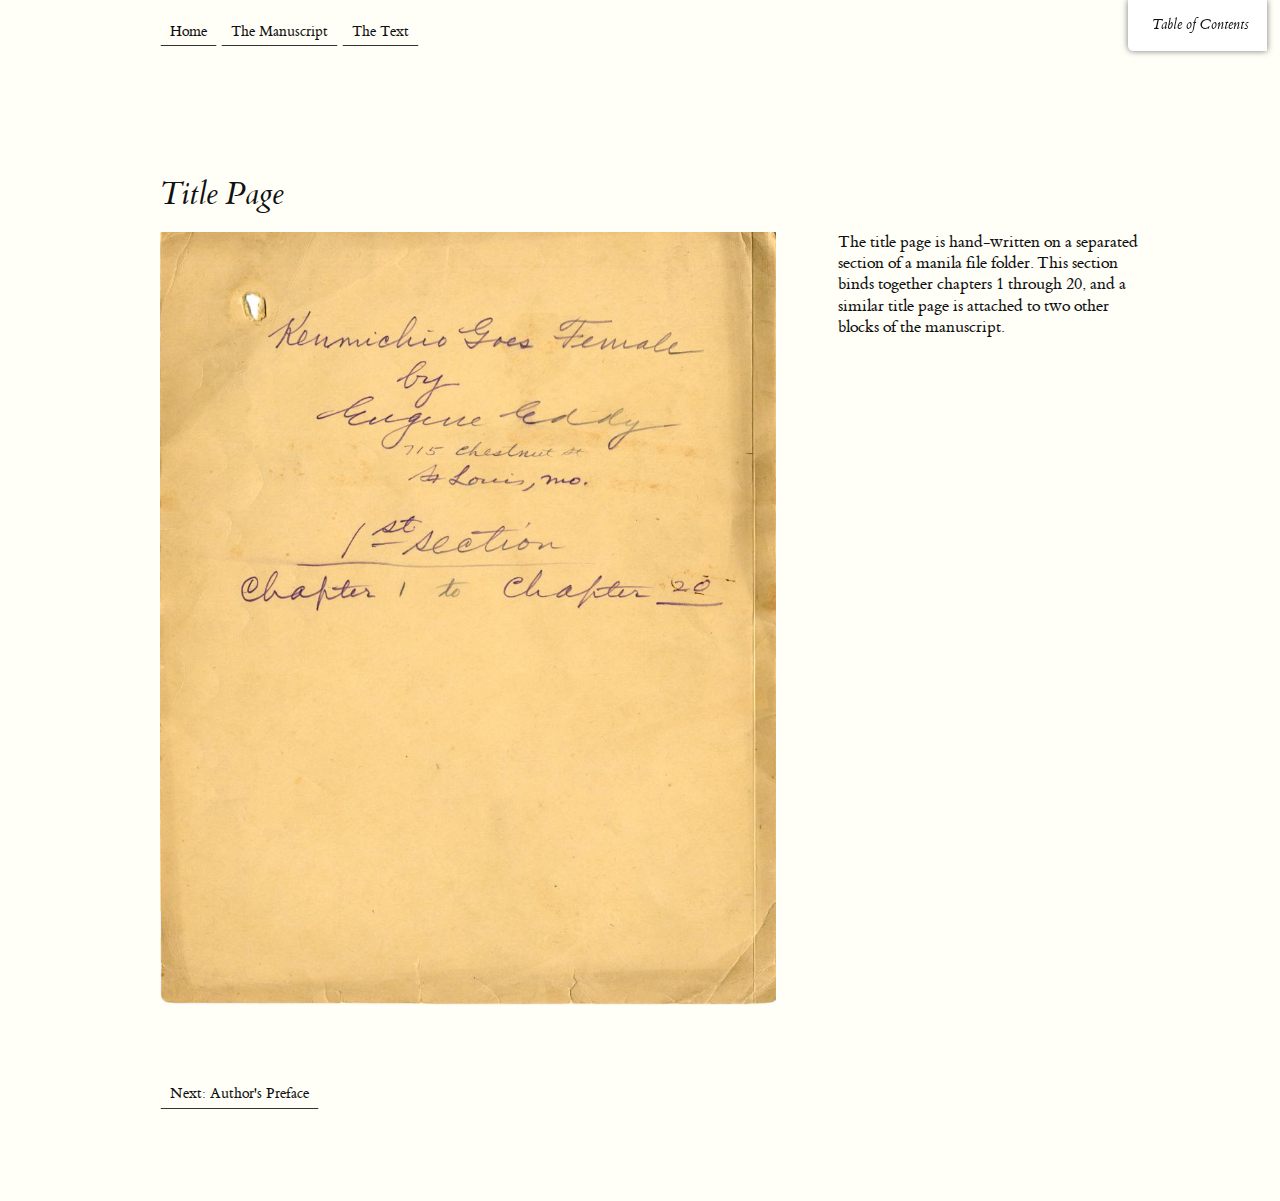
<file: manuscript/title-page.html>
<!DOCTYPE html>
<html lang="en" dir="ltr">
  <head>
    <meta charset="utf-8">
    <title>The Manuscipt: Kenmichio Goes Female</title>
    <link rel="stylesheet" href="../tufte.css"/>
    <link rel="stylesheet" href="../toc.css" type="text/css" media="screen"/>
  </head>

  <body>

    <section>
      <div class=page-links>
        <a class=page-link href="index.html" target=_top style="padding:10px">Home</a>
        <a class=page-link href="manuscript.html" target=_top style="padding:10px">The Manuscript</a>
        <a class=page-link href="text.html" target=_top style="padding:10px">The Text</a>
      </div>
    </section>

    <div id="table-of-contents">
      <h2>Table of Contents</h2>
      <div id="text-table-of-contents">
        <ul style="font-size:10pt">
          <li><a href="#intro">Introduction</a></li>
          <li><a href="#mn-title-page">Title Page</a></li>
          <li><a href="#mn-authors-preface">Author's Preface</a></li>
          <li><a href="#toc">Table of Contents</a></li>
          <li><a href="#ch-01">Chapter 1</a></li>
          <li><a href="#ch-02">Chapter 2</a></li>
          <li><a href="#ch-03">Chapter 3</a></li>
          <li><a href="#ch-04">Chapter 4</a></li>
          <li><a href="#ch-05">Chapter 5</a></li>
          <li><a href="#ch-06">Chapter 6</a></li>
          <li><a href="#ch-07">Chapter 7</a></li>
          <li><a href="#ch-08">Chapter 8</a></li>
          <li><a href="#ch-09">Chapter 9</a></li>
          <li><a href="#ch-10">Chapter 10</a></li>
          <li><a href="#ch-11">Chapter 11</a></li>
          <li><a href="#ch-12">Chapter 12</a></li>
          <li><a href="#ch-13">Chapter 13</a></li>
          <li><a href="#ch-14">Chapter 14</a></li>
          <li><a href="#ch-15">Chapter 15</a></li>
          <li><a href="#ch-16">Chapter 16</a></li>
          <li><a href="#ch-17">Chapter 17</a></li>
          <li><a href="#ch-18">Chapter 18</a></li>
          <li><a href="#ch-19">Chapter 19</a></li>
          <li><a href="#ch-20">Chapter 20</a></li>
          <li><a href="#ch-21">Chapter 21</a></li>
          <li><a href="#ch-22">Chapter 22</a></li>
          <li><a href="#ch-23">Chapter 23</a></li>
          <li><a href="#ch-24">Chapter 24</a></li>
          <li><a href="#ch-25">Chapter 25</a></li>
          <li><a href="#ch-26">Chapter 26</a></li>
          <li><a href="#ch-27">Chapter 27</a></li>
          <li><a href="#ch-28">Chapter 28</a></li>
          <li><a href="#ch-29">Chapter 29</a></li>
          <li><a href="#ch-30">Chapter 30</a></li>
          <li><a href="#ch-31">Chapter 31</a></li>
          <li><a href="#ch-32">Chapter 32</a></li>
          <li><a href="#ch-33">Chapter 33</a></li>
          <li><a href="#ch-34">Chapter 34</a></li>
          <li><a href="#ch-35">Chapter 35</a></li>
          <li><a href="#ch-36">Chapter 36</a></li>
          <li><a href="#ch-37">Chapter 37</a></li>
          <li><a href="#ch-38">Chapter 38</a></li>
          <li><a href="#ch-39">Chapter 39</a></li>
          <li><a href="#ch-40">Chapter 40</a></li>
        </ul>
      </div>
    </div>

    <article>
      <section>
        <h2 id="mn-title-page">Title Page</h2>
        <figure>
          <label for="title-page" class="margin-toggle">&#8853;</label>
            <input type="checkbox" id="mn-title-page" class="margin-toggle"/><span class="marginnote">The title page is hand-written on a separated section of a manila file folder. This section binds together chapters 1 through 20, and a similar title page is attached to two other blocks of the manuscript.</span>
          <img src="../images/kenmichio001.jpg" alt="Title Page" />
        </figure>
      </section>
      <section>
        <div class=page-links>
          <a class=page-link href="authors-preface.html" target=_top style="padding:10px">Next: Author's Preface</a>
        </div>
      </section>
    </article>


  </body>
</html>
</file>
<file: tufte.css>
@charset "UTF-8";

/* Import ET Book styles
   adapted from https://github.com/edwardtufte/et-book/blob/gh-pages/et-book.css */

@font-face { font-family: "et-book";
             src: url("et-book/et-book-roman-line-figures/et-book-roman-line-figures.eot");
             src: url("et-book/et-book-roman-line-figures/et-book-roman-line-figures.eot?#iefix") format("embedded-opentype"), url("et-book/et-book-roman-line-figures/et-book-roman-line-figures.woff") format("woff"), url("et-book/et-book-roman-line-figures/et-book-roman-line-figures.ttf") format("truetype"), url("et-book/et-book-roman-line-figures/et-book-roman-line-figures.svg#etbookromanosf") format("svg");
             font-weight: normal;
             font-style: normal; }

@font-face { font-family: "et-book";
             src: url("et-book/et-book-display-italic-old-style-figures/et-book-display-italic-old-style-figures.eot");
             src: url("et-book/et-book-display-italic-old-style-figures/et-book-display-italic-old-style-figures.eot?#iefix") format("embedded-opentype"), url("et-book/et-book-display-italic-old-style-figures/et-book-display-italic-old-style-figures.woff") format("woff"), url("et-book/et-book-display-italic-old-style-figures/et-book-display-italic-old-style-figures.ttf") format("truetype"), url("et-book/et-book-display-italic-old-style-figures/et-book-display-italic-old-style-figures.svg#etbookromanosf") format("svg");
             font-weight: normal;
             font-style: italic; }

@font-face { font-family: "et-book";
             src: url("et-book/et-book-bold-line-figures/et-book-bold-line-figures.eot");
             src: url("et-book/et-book-bold-line-figures/et-book-bold-line-figures.eot?#iefix") format("embedded-opentype"), url("et-book/et-book-bold-line-figures/et-book-bold-line-figures.woff") format("woff"), url("et-book/et-book-bold-line-figures/et-book-bold-line-figures.ttf") format("truetype"), url("et-book/et-book-bold-line-figures/et-book-bold-line-figures.svg#etbookromanosf") format("svg");
             font-weight: bold;
             font-style: normal; }

@font-face { font-family: "et-book-roman-old-style";
             src: url("et-book/et-book-roman-old-style-figures/et-book-roman-old-style-figures.eot");
             src: url("et-book/et-book-roman-old-style-figures/et-book-roman-old-style-figures.eot?#iefix") format("embedded-opentype"), url("et-book/et-book-roman-old-style-figures/et-book-roman-old-style-figures.woff") format("woff"), url("et-book/et-book-roman-old-style-figures/et-book-roman-old-style-figures.ttf") format("truetype"), url("et-book/et-book-roman-old-style-figures/et-book-roman-old-style-figures.svg#etbookromanosf") format("svg");
             font-weight: normal;
             font-style: normal; }

/* Tufte CSS styles */
html { font-size: 15px; }

body { width: 87.5%;
       margin-left: auto;
       margin-right: auto;
       padding-left: 12.5%;
       font-family: et-book, Palatino, "Palatino Linotype", "Palatino LT STD", "Book Antiqua", Georgia, serif;
       background-color: #fffff8;
       color: #111;
       max-width: 1400px;
       counter-reset: sidenote-counter; }

h1 { font-weight: 400;
     margin-top: 4rem;
     margin-bottom: 1.5rem;
     font-size: 3.2rem;
     line-height: 1; }

h2 { font-style: italic;
     font-weight: 400;
     margin-top: 2.1rem;
     margin-bottom: 1.4rem;
     font-size: 2.2rem;
     line-height: 1; }

h3 { font-style: italic;
     font-weight: 400;
     font-size: 1.7rem;
     margin-top: 2rem;
     margin-bottom: 1.4rem;
     line-height: 1; }

hr { display: block;
     height: 1px;
     width: 55%;
     border: 0;
     border-top: 1px solid #ccc;
     margin: 1em 0;
     padding: 0; }

p.subtitle { font-style: italic;
             margin-top: 1rem;
             margin-bottom: 1rem;
             font-size: 1.8rem;
             display: block;
             line-height: 1; }

.numeral { font-family: et-book-roman-old-style; }

.danger { color: red; }

article { position: relative;
          padding: 5rem 0rem; }

section { padding-top: 1rem;
          padding-bottom: 1rem; }

p, ol, ul { font-size: 1.4rem;
            line-height: 2rem; }

p { margin-top: 1.4rem;
    margin-bottom: 1.4rem;
    padding-right: 0;
    vertical-align: baseline; }

/* Chapter Epigraphs */
div.epigraph { margin: 5em 0; }

div.epigraph > blockquote { margin-top: 3em;
                            margin-bottom: 3em; }

div.epigraph > blockquote, div.epigraph > blockquote > p { font-style: italic; }

div.epigraph > blockquote > footer { font-style: normal; }

div.epigraph > blockquote > footer > cite { font-style: italic; }
/* end chapter epigraphs styles */

blockquote { font-size: 1.4rem; }

blockquote p { width: 55%;
               margin-right: 40px; }

blockquote footer { width: 55%;
                    font-size: 1.1rem;
                    text-align: right; }

section > p, section > footer, section > table { width: 55%; }

/* 50 + 5 == 55, to be the same width as paragraph */
section > ol, section > ul { width: 50%;
                             -webkit-padding-start: 5%; }

li:not(:first-child) { margin-top: 0.25rem; }

figure { padding: 0;
         border: 0;
         font-size: 100%;
         font: inherit;
         vertical-align: baseline;
         max-width: 55%;
         -webkit-margin-start: 0;
         -webkit-margin-end: 0;
         margin: 0 0 3em 0; }

figcaption { float: right;
             clear: right;
             margin-top: 0;
             margin-bottom: 0;
             font-size: 1.1rem;
             line-height: 1.6;
             vertical-align: baseline;
             position: relative;
             max-width: 40%; }

figure.fullwidth figcaption { margin-right: 24%; }

/* Links: replicate underline that clears descenders */
a:link, a:visited { color: inherit; }

a:link { text-decoration: none;
         background: -webkit-linear-gradient(#fffff8, #fffff8), -webkit-linear-gradient(#fffff8, #fffff8), -webkit-linear-gradient(#333, #333);
         background: linear-gradient(#fffff8, #fffff8), linear-gradient(#fffff8, #fffff8), linear-gradient(#333, #333);
         -webkit-background-size: 0.05em 1px, 0.05em 1px, 1px 1px;
         -moz-background-size: 0.05em 1px, 0.05em 1px, 1px 1px;
         background-size: 0.05em 1px, 0.05em 1px, 1px 1px;
         background-repeat: no-repeat, no-repeat, repeat-x;
         text-shadow: 0.03em 0 #fffff8, -0.03em 0 #fffff8, 0 0.03em #fffff8, 0 -0.03em #fffff8, 0.06em 0 #fffff8, -0.06em 0 #fffff8, 0.09em 0 #fffff8, -0.09em 0 #fffff8, 0.12em 0 #fffff8, -0.12em 0 #fffff8, 0.15em 0 #fffff8, -0.15em 0 #fffff8;
         background-position: 0% 93%, 100% 93%, 0% 93%; }

@media screen and (-webkit-min-device-pixel-ratio: 0) { a:link { background-position-y: 87%, 87%, 87%; } }

a:link::selection { text-shadow: 0.03em 0 #b4d5fe, -0.03em 0 #b4d5fe, 0 0.03em #b4d5fe, 0 -0.03em #b4d5fe, 0.06em 0 #b4d5fe, -0.06em 0 #b4d5fe, 0.09em 0 #b4d5fe, -0.09em 0 #b4d5fe, 0.12em 0 #b4d5fe, -0.12em 0 #b4d5fe, 0.15em 0 #b4d5fe, -0.15em 0 #b4d5fe;
                    background: #b4d5fe; }

a:link::-moz-selection { text-shadow: 0.03em 0 #b4d5fe, -0.03em 0 #b4d5fe, 0 0.03em #b4d5fe, 0 -0.03em #b4d5fe, 0.06em 0 #b4d5fe, -0.06em 0 #b4d5fe, 0.09em 0 #b4d5fe, -0.09em 0 #b4d5fe, 0.12em 0 #b4d5fe, -0.12em 0 #b4d5fe, 0.15em 0 #b4d5fe, -0.15em 0 #b4d5fe;
                         background: #b4d5fe; }

/* Sidenotes, margin notes, figures, captions */
img { max-width: 100%; }

.sidenote, .marginnote { float: right;
                         clear: right;
                         margin-right: -60%;
                         width: 50%;
                         margin-top: 0;
                         margin-bottom: 0;
                         font-size: 1.1rem;
                         line-height: 1.3;
                         vertical-align: baseline;
                         position: relative; }

.sidenote-number { counter-increment: sidenote-counter; }

.sidenote-number:after, .sidenote:before { font-family: et-book-roman-old-style;
                                           position: relative;
                                           vertical-align: baseline; }

.sidenote-number:after { content: counter(sidenote-counter);
                         font-size: 1rem;
                         top: -0.5rem;
                         left: 0.1rem; }

.sidenote:before { content: counter(sidenote-counter) " ";
                   top: -0.5rem; }

blockquote .sidenote, blockquote .marginnote { margin-right: -82%;
                                               min-width: 59%;
                                               text-align: left; }

div.fullwidth, table.fullwidth { width: 100%; }

div.table-wrapper { overflow-x: auto;
                    font-family: "Trebuchet MS", "Gill Sans", "Gill Sans MT", sans-serif; }

.sans { font-family: "Gill Sans", "Gill Sans MT", Calibri, sans-serif;
        letter-spacing: .03em; }

code { font-family: Consolas, "Liberation Mono", Menlo, Courier, monospace;
       font-size: 1.0rem;
       line-height: 1.42; }

.sans > code { font-size: 1.2rem; }

h1 > code, h2 > code, h3 > code { font-size: 0.80em; }

.marginnote > code, .sidenote > code { font-size: 1rem; }

pre.code { font-size: 0.9rem;
           width: 52.5%;
           margin-left: 2.5%;
           overflow-x: auto; }

pre.code.fullwidth { width: 90%; }

.fullwidth { max-width: 90%;
             clear:both; }

span.newthought { font-variant: small-caps;
                  font-size: 1.2em; }

input.margin-toggle { display: none; }

label.sidenote-number { display: inline; }

label.margin-toggle:not(.sidenote-number) { display: none; }

.iframe-wrapper { position: relative;
                  padding-bottom: 56.25%; /* 16:9 */
                  padding-top: 25px;
                  height: 0; }

.iframe-wrapper iframe { position: absolute;
                         top: 0;
                         left: 0;
                         width: 100%;
                         height: 100%; }

@media (max-width: 760px) { body { width: 84%;
                                   padding-left: 8%;
                                   padding-right: 8%; }
                            section > p, section > footer, section > table { width: 100%; }
                            pre.code { width: 97%; }
                            section > ol { width: 90%; }
                            section > ul { width: 90%; }
                            figure { max-width: 90%; }
                            figcaption, figure.fullwidth figcaption { margin-right: 0%;
                                                                      max-width: none; }
                            blockquote { margin-left: 1.5em;
                                         margin-right: 0em; }
                            blockquote p, blockquote footer { width: 100%; }
                            label.margin-toggle:not(.sidenote-number) { display: inline; }
                            .sidenote, .marginnote { display: none; }
                            .margin-toggle:checked + .sidenote,
                            .margin-toggle:checked + .marginnote { display: block;
                                                                   float: left;
                                                                   left: 1rem;
                                                                   clear: both;
                                                                   width: 95%;
                                                                   margin: 1rem 2.5%;
                                                                   vertical-align: baseline;
                                                                   position: relative; }
                            label { cursor: pointer; }
                            div.table-wrapper, table { width: 85%; }
                            img { width: 100%; } }
</file>
<file: toc.css>
/* TOC inspired by http://jashkenas.github.com/coffee-script */
#table-of-contents {
    z-index: 100;
    font-size: 10pt;
    position: fixed;
    right: 1em;
    top: 0em;
    padding: 10px;
    background: white;
    -webkit-box-shadow: 0 0 0.5em #777777;
    -moz-box-shadow: 0 0 0.5em #777777;
    -webkit-border-bottom-left-radius: 5px;
    -moz-border-radius-bottomleft: 5px;
    text-align: right;
    /* ensure doesn't flow off the screen when expanded */
    max-height: 80%;
    overflow: auto;
}
#table-of-contents h2 {
    font-size: 11pt;
    max-width: 9em;
    font-weight: normal;
    padding-left: 0.5em;
    padding-left: 0.5em;
    padding-top: 0.05em;
    padding-bottom: 0.05em;
    margin: 0.5em;
}

#table-of-contents #text-table-of-contents {
    display: none;
    text-align: left;
    font-size: 10pt;
}
#table-of-contents:hover #text-table-of-contents {
    display: block;
    padding: 0.5em;
    margin-top: -1.5em;
}

#table-of-contents #text-table-of-contents ul {
    list-style-position: outside;
}
</file>
